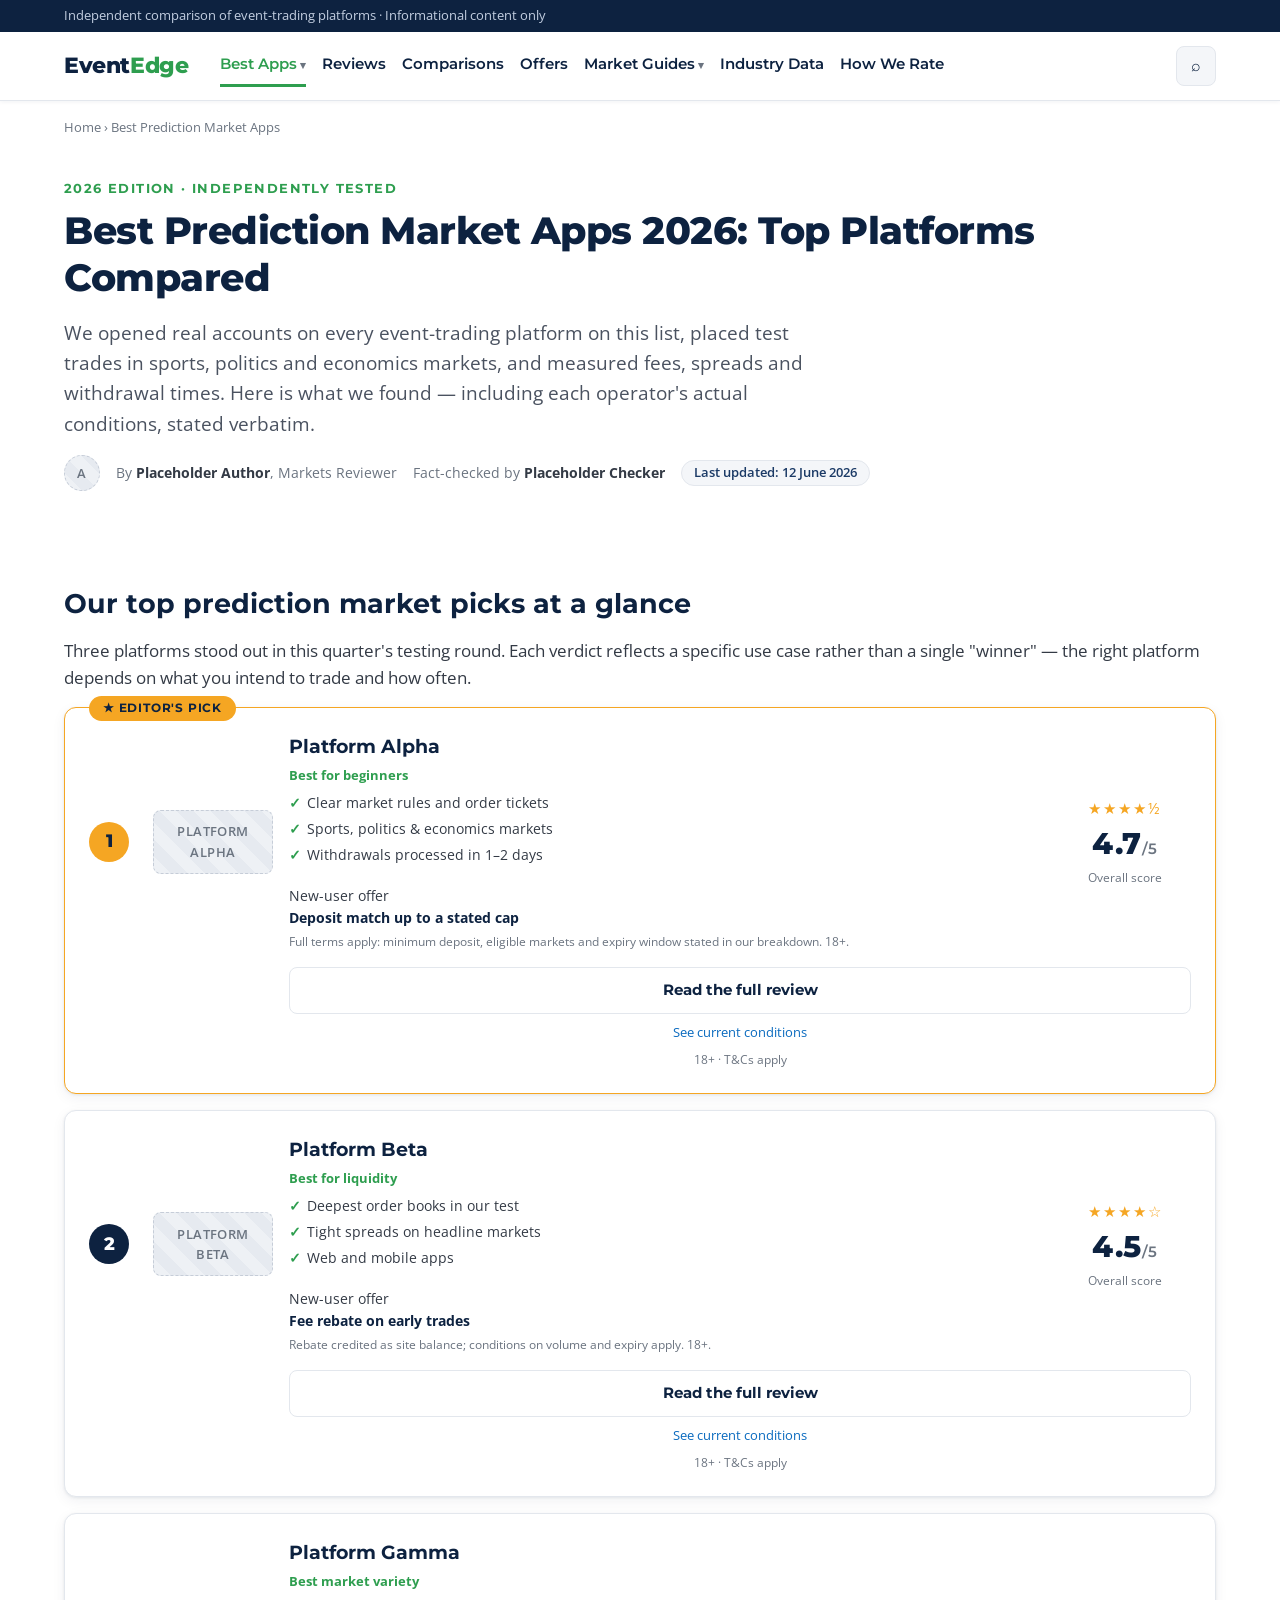
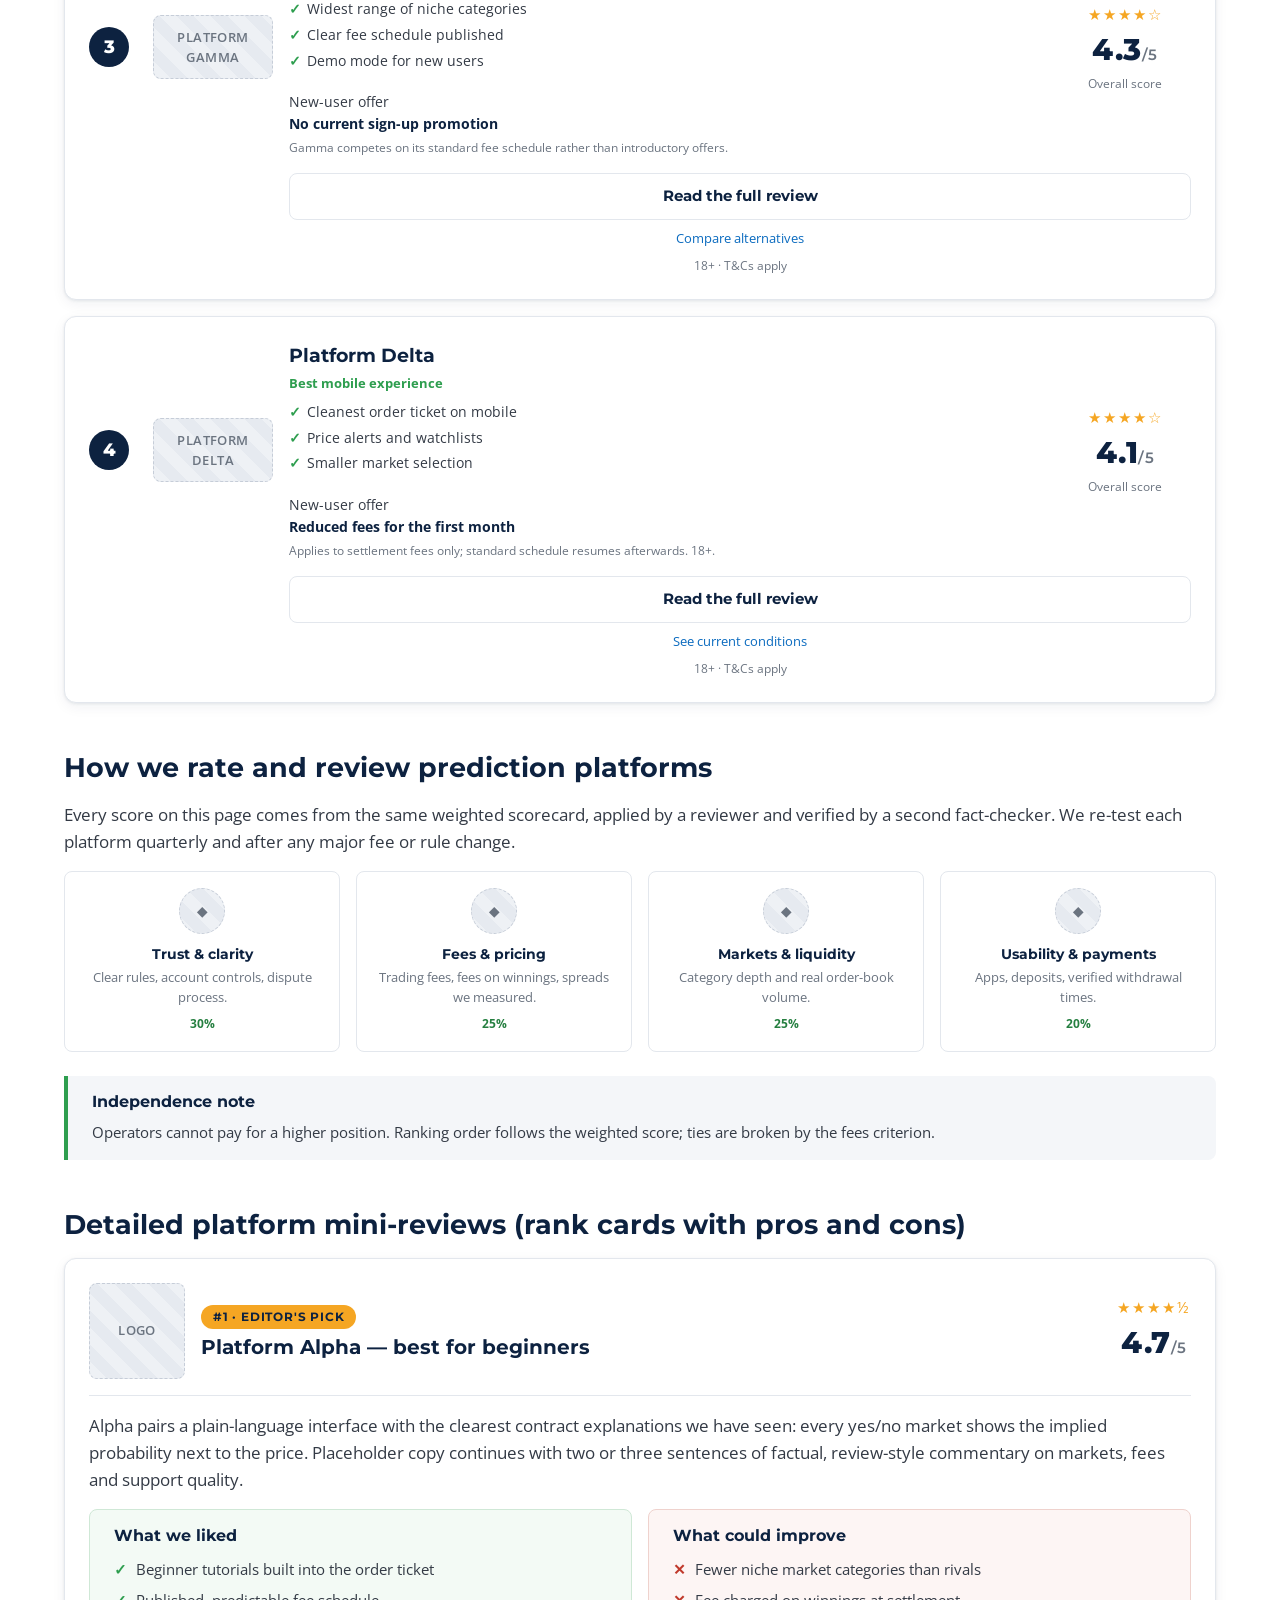
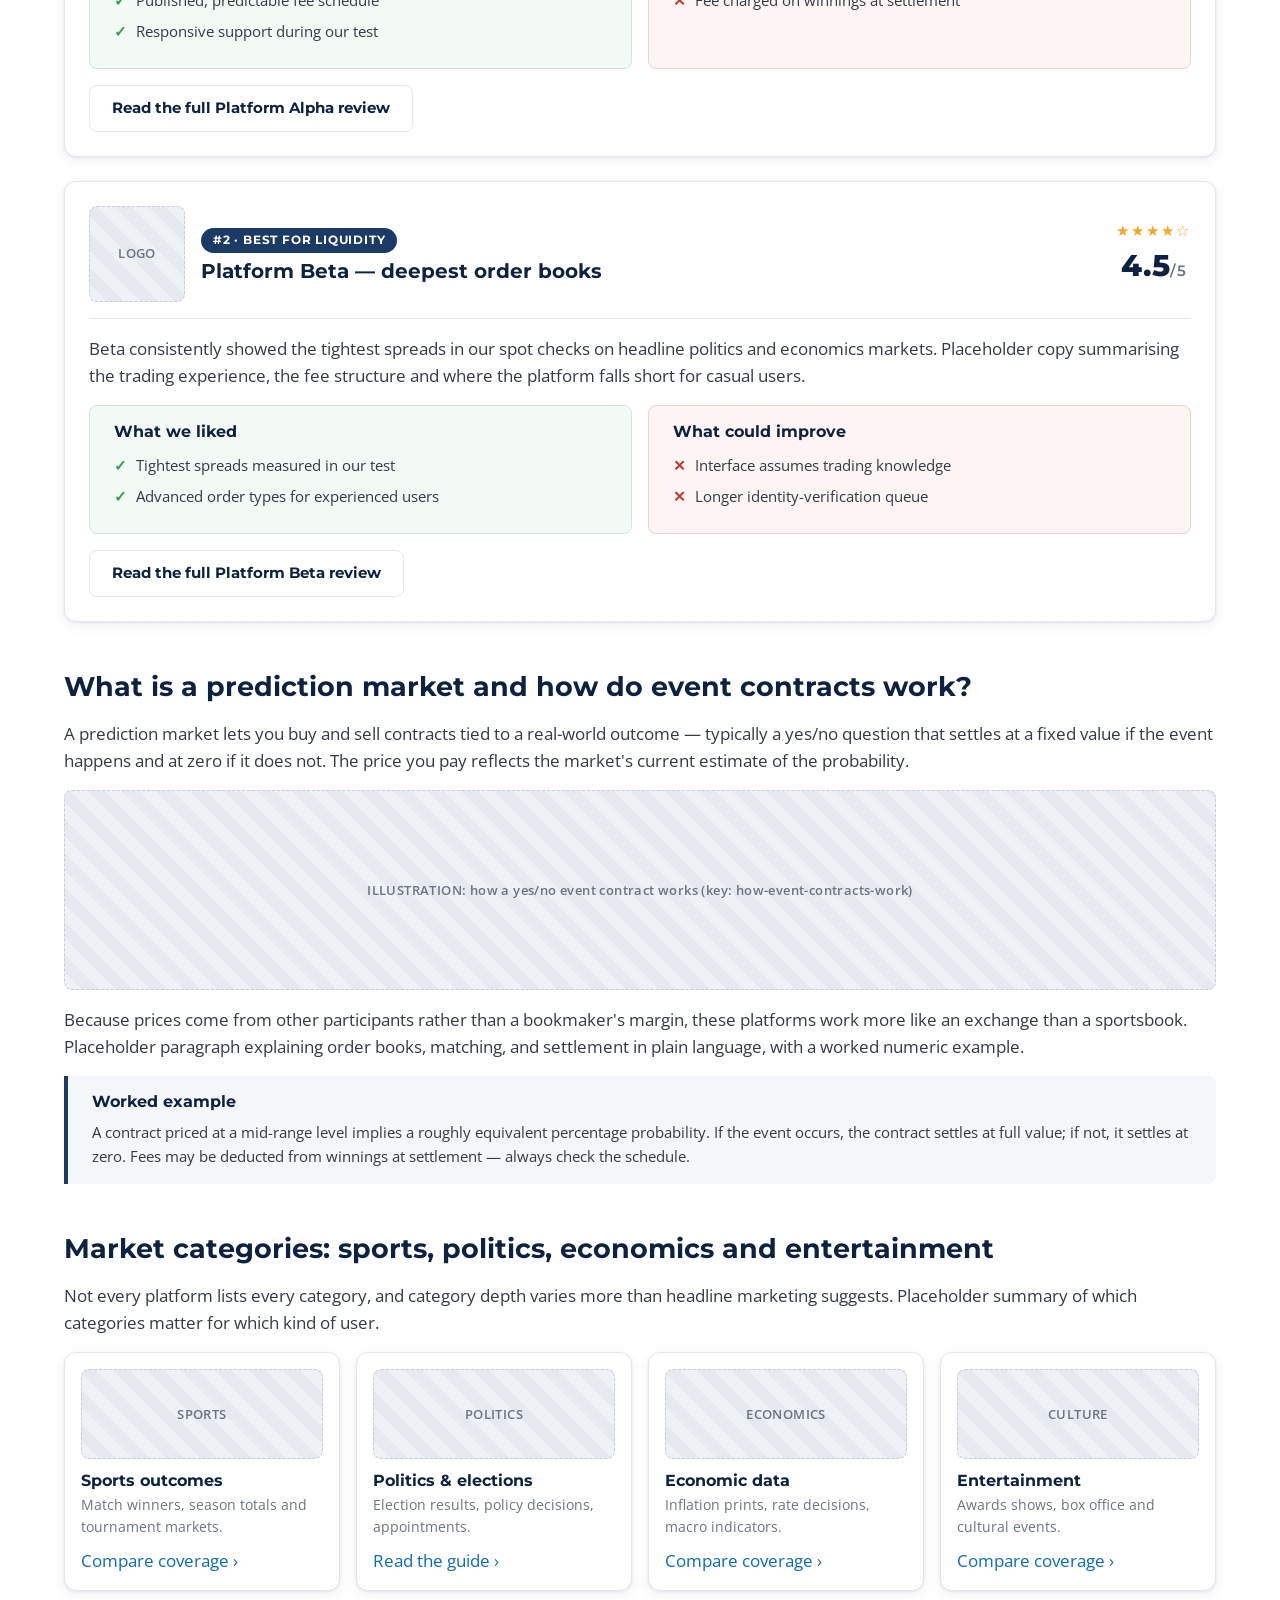
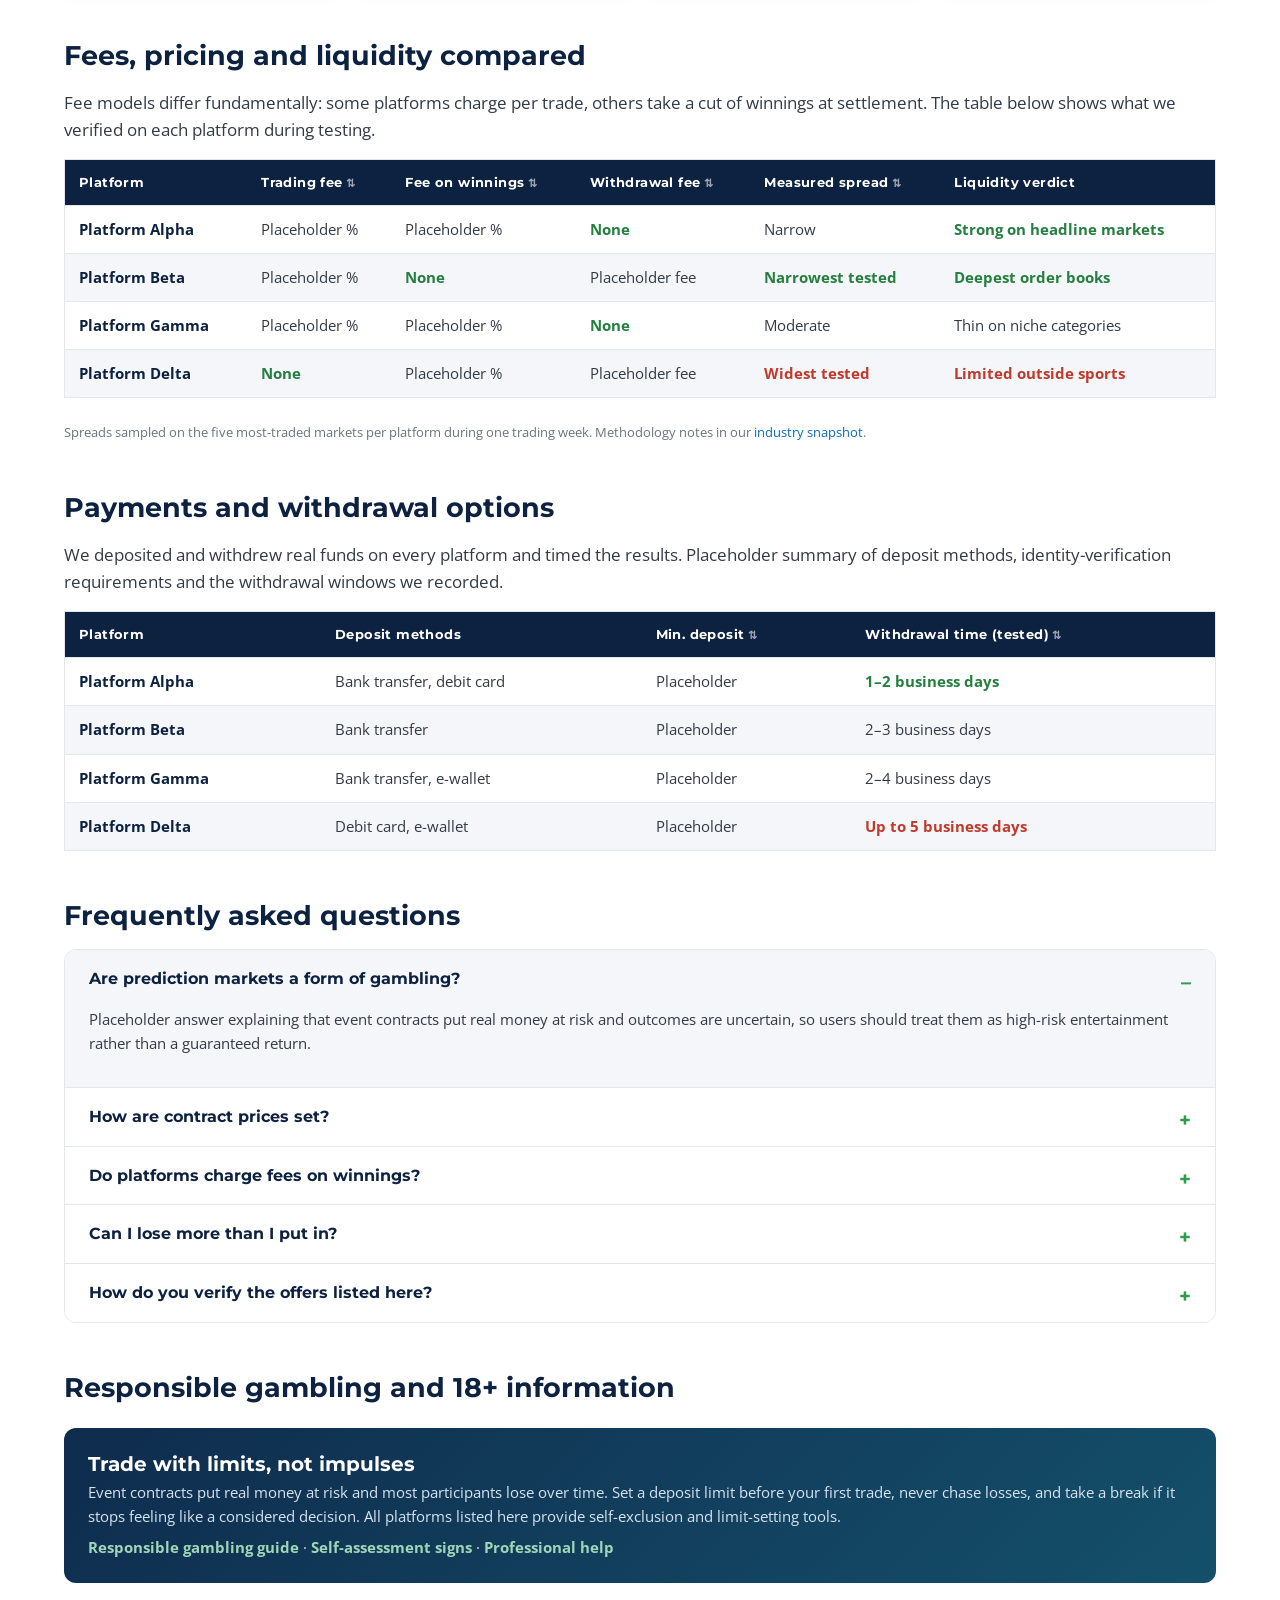
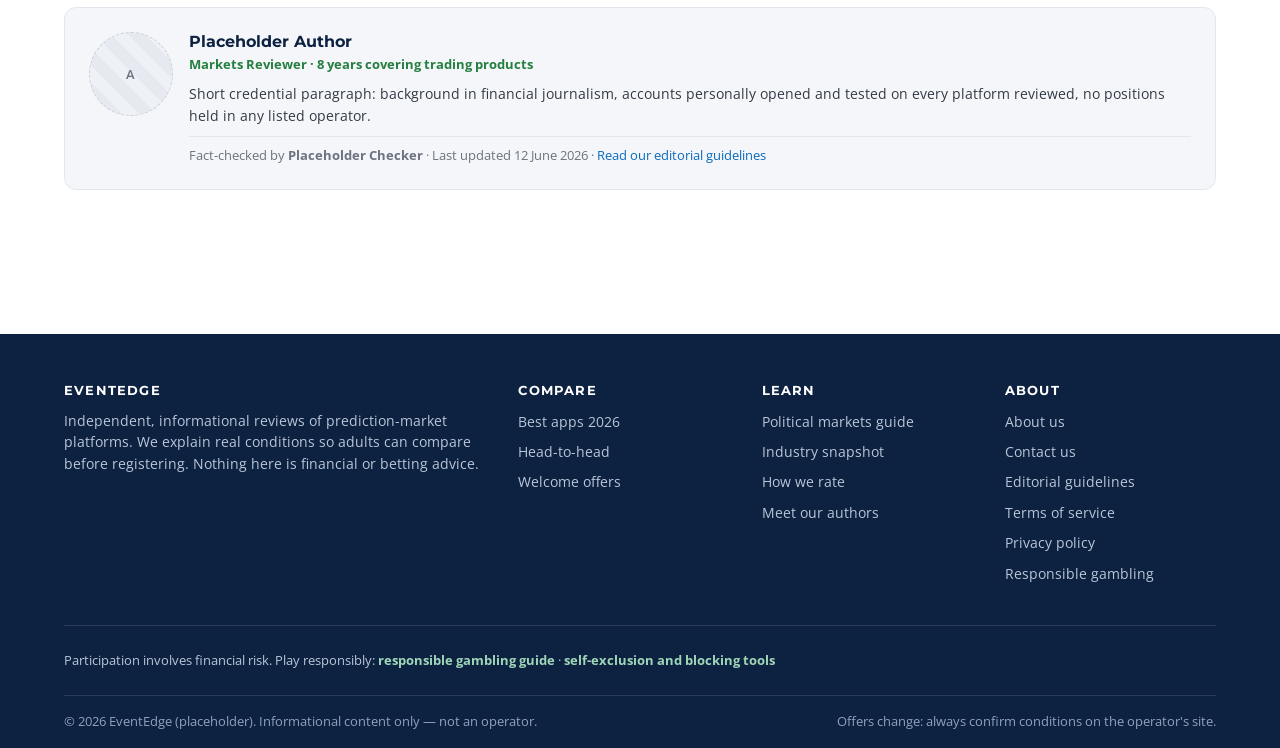
<file: index.html>
<!DOCTYPE html>
<html lang="en">
<head>
  <meta charset="utf-8">
  <meta name="viewport" content="width=device-width, initial-scale=1">
  <title>Best Prediction Market Apps 2026 — Top Platforms Compared</title>
  <link rel="stylesheet" href="./style.css">
</head>
<body>
<section class="page active" data-screen-label="Home / Ranked Comparison Hub">

  <div class="utility-bar">
    <div class="container">
      <span>Independent comparison of event-trading platforms · Informational content only</span>
    </div>
  </div>

  <header class="site-header">
    <div class="container">
      <a class="logo" href="./index.html">Event<span class="logo-accent">Edge</span></a>
      <nav class="main-nav">
        <a class="is-active has-drop" href="./index.html">Best Apps</a>
        <a href="./platform-review.html">Reviews</a>
        <a href="./head-to-head.html">Comparisons</a>
        <a href="./bonus-directory.html">Offers</a>
        <a class="has-drop" href="./politics-hub.html">Market Guides</a>
        <a href="./industry-snapshot.html">Industry Data</a>
        <a href="./how-we-rate.html">How We Rate</a>
      </nav>
      <button class="search-toggle" aria-label="Search">⌕</button>
    </div>
  </header>

  <div class="container">
    <nav class="breadcrumbs"><a href="./index.html">Home</a> › Best Prediction Market Apps</nav>

    <div class="hero">
      <div class="kicker">2026 Edition · Independently Tested</div>
      <h1>Best Prediction Market Apps 2026: Top Platforms Compared</h1>
      <p class="lede">We opened real accounts on every event-trading platform on this list, placed test trades in sports, politics and economics markets, and measured fees, spreads and withdrawal times. Here is what we found — including each operator's actual conditions, stated verbatim.</p>
      <div class="byline">
        <div class="ph avatar">A</div>
        <span>By <b>Placeholder Author</b>, Markets Reviewer</span>
        <span>Fact-checked by <b>Placeholder Checker</b></span>
        <span class="updated-stamp">Last updated: 12 June 2026</span>
      </div>
    </div>

    <div class="layout layout-full">
      <main>

        <h2 class="section-title" id="top-picks">Our top prediction market picks at a glance</h2>
        <p>Three platforms stood out in this quarter's testing round. Each verdict reflects a specific use case rather than a single "winner" — the right platform depends on what you intend to trade and how often.</p>

        <div class="rank-list">
          <article class="rank-card is-top">
            <span class="rank-ribbon">★ Editor's pick</span>
            <div class="rank-badge">1</div>
            <div class="ph ph--logo">PLATFORM<br>ALPHA</div>
            <div>
              <div class="rank-name">Platform Alpha</div>
              <div class="rank-tagline">Best for beginners</div>
              <ul class="key-facts">
                <li>Clear market rules and order tickets</li>
                <li>Sports, politics &amp; economics markets</li>
                <li>Withdrawals processed in 1–2 days</li>
              </ul>
            </div>
            <div class="offer-text">
              New-user offer<br><b>Deposit match up to a stated cap</b>
              <span class="offer-terms">Full terms apply: minimum deposit, eligible markets and expiry window stated in our breakdown. 18+.</span>
            </div>
            <div class="score-box">
              <div class="stars">★★★★½</div>
              <div class="score-value">4.7<span>/5</span></div>
              <div class="score-label">Overall score</div>
            </div>
            <div class="rank-cta">
              <a class="btn btn-soft" href="./platform-review.html">Read the full review</a>
              <a class="small-link" href="./bonus-directory.html">See current conditions</a>
              <span class="age-note">18+ · T&amp;Cs apply</span>
            </div>
          </article>

          <article class="rank-card">
            <div class="rank-badge">2</div>
            <div class="ph ph--logo">PLATFORM<br>BETA</div>
            <div>
              <div class="rank-name">Platform Beta</div>
              <div class="rank-tagline">Best for liquidity</div>
              <ul class="key-facts">
                <li>Deepest order books in our test</li>
                <li>Tight spreads on headline markets</li>
                <li>Web and mobile apps</li>
              </ul>
            </div>
            <div class="offer-text">
              New-user offer<br><b>Fee rebate on early trades</b>
              <span class="offer-terms">Rebate credited as site balance; conditions on volume and expiry apply. 18+.</span>
            </div>
            <div class="score-box">
              <div class="stars">★★★★☆</div>
              <div class="score-value">4.5<span>/5</span></div>
              <div class="score-label">Overall score</div>
            </div>
            <div class="rank-cta">
              <a class="btn btn-soft" href="./platform-review.html">Read the full review</a>
              <a class="small-link" href="./bonus-directory.html">See current conditions</a>
              <span class="age-note">18+ · T&amp;Cs apply</span>
            </div>
          </article>

          <article class="rank-card">
            <div class="rank-badge">3</div>
            <div class="ph ph--logo">PLATFORM<br>GAMMA</div>
            <div>
              <div class="rank-name">Platform Gamma</div>
              <div class="rank-tagline">Best market variety</div>
              <ul class="key-facts">
                <li>Widest range of niche categories</li>
                <li>Clear fee schedule published</li>
                <li>Demo mode for new users</li>
              </ul>
            </div>
            <div class="offer-text">
              New-user offer<br><b>No current sign-up promotion</b>
              <span class="offer-terms">Gamma competes on its standard fee schedule rather than introductory offers.</span>
            </div>
            <div class="score-box">
              <div class="stars">★★★★☆</div>
              <div class="score-value">4.3<span>/5</span></div>
              <div class="score-label">Overall score</div>
            </div>
            <div class="rank-cta">
              <a class="btn btn-soft" href="./platform-review.html">Read the full review</a>
              <a class="small-link" href="./head-to-head.html">Compare alternatives</a>
              <span class="age-note">18+ · T&amp;Cs apply</span>
            </div>
          </article>

          <article class="rank-card">
            <div class="rank-badge">4</div>
            <div class="ph ph--logo">PLATFORM<br>DELTA</div>
            <div>
              <div class="rank-name">Platform Delta</div>
              <div class="rank-tagline">Best mobile experience</div>
              <ul class="key-facts">
                <li>Cleanest order ticket on mobile</li>
                <li>Price alerts and watchlists</li>
                <li>Smaller market selection</li>
              </ul>
            </div>
            <div class="offer-text">
              New-user offer<br><b>Reduced fees for the first month</b>
              <span class="offer-terms">Applies to settlement fees only; standard schedule resumes afterwards. 18+.</span>
            </div>
            <div class="score-box">
              <div class="stars">★★★★☆</div>
              <div class="score-value">4.1<span>/5</span></div>
              <div class="score-label">Overall score</div>
            </div>
            <div class="rank-cta">
              <a class="btn btn-soft" href="./platform-review.html">Read the full review</a>
              <a class="small-link" href="./bonus-directory.html">See current conditions</a>
              <span class="age-note">18+ · T&amp;Cs apply</span>
            </div>
          </article>
        </div>

        <h2 class="section-title" id="how-we-rate">How we rate and review prediction platforms</h2>
        <p>Every score on this page comes from the same weighted scorecard, applied by a reviewer and verified by a second fact-checker. We re-test each platform quarterly and after any major fee or rule change.</p>
        <div class="method-grid">
          <div class="method-item">
            <div class="ph method-icon">◆</div>
            <h4>Trust &amp; clarity</h4>
            <p>Clear rules, account controls, dispute process.</p>
            <span class="method-weight">30%</span>
          </div>
          <div class="method-item">
            <div class="ph method-icon">◆</div>
            <h4>Fees &amp; pricing</h4>
            <p>Trading fees, fees on winnings, spreads we measured.</p>
            <span class="method-weight">25%</span>
          </div>
          <div class="method-item">
            <div class="ph method-icon">◆</div>
            <h4>Markets &amp; liquidity</h4>
            <p>Category depth and real order-book volume.</p>
            <span class="method-weight">25%</span>
          </div>
          <div class="method-item">
            <div class="ph method-icon">◆</div>
            <h4>Usability &amp; payments</h4>
            <p>Apps, deposits, verified withdrawal times.</p>
            <span class="method-weight">20%</span>
          </div>
        </div>
        <div class="callout callout-green">
          <h4>Independence note</h4>
          <p style="margin:0">Operators cannot pay for a higher position. Ranking order follows the weighted score; ties are broken by the fees criterion.</p>
        </div>

        <h2 class="section-title" id="mini-reviews">Detailed platform mini-reviews (rank cards with pros and cons)</h2>

        <article class="mini-review">
          <div class="mini-review-head">
            <div class="ph ph--square">LOGO</div>
            <div class="grow">
              <span class="badge badge-gold">#1 · Editor's pick</span>
              <h3 style="margin:6px 0 0">Platform Alpha — best for beginners</h3>
            </div>
            <div class="score-box">
              <div class="stars">★★★★½</div>
              <div class="score-value">4.7<span>/5</span></div>
            </div>
          </div>
          <p>Alpha pairs a plain-language interface with the clearest contract explanations we have seen: every yes/no market shows the implied probability next to the price. Placeholder copy continues with two or three sentences of factual, review-style commentary on markets, fees and support quality.</p>
          <div class="pros-cons">
            <div class="pros">
              <h4>What we liked</h4>
              <ul>
                <li>Beginner tutorials built into the order ticket</li>
                <li>Published, predictable fee schedule</li>
                <li>Responsive support during our test</li>
              </ul>
            </div>
            <div class="cons">
              <h4>What could improve</h4>
              <ul>
                <li>Fewer niche market categories than rivals</li>
                <li>Fee charged on winnings at settlement</li>
              </ul>
            </div>
          </div>
          <a class="btn btn-soft" href="./platform-review.html">Read the full Platform Alpha review</a>
        </article>

        <article class="mini-review">
          <div class="mini-review-head">
            <div class="ph ph--square">LOGO</div>
            <div class="grow">
              <span class="badge badge-navy">#2 · Best for liquidity</span>
              <h3 style="margin:6px 0 0">Platform Beta — deepest order books</h3>
            </div>
            <div class="score-box">
              <div class="stars">★★★★☆</div>
              <div class="score-value">4.5<span>/5</span></div>
            </div>
          </div>
          <p>Beta consistently showed the tightest spreads in our spot checks on headline politics and economics markets. Placeholder copy summarising the trading experience, the fee structure and where the platform falls short for casual users.</p>
          <div class="pros-cons">
            <div class="pros">
              <h4>What we liked</h4>
              <ul>
                <li>Tightest spreads measured in our test</li>
                <li>Advanced order types for experienced users</li>
              </ul>
            </div>
            <div class="cons">
              <h4>What could improve</h4>
              <ul>
                <li>Interface assumes trading knowledge</li>
                <li>Longer identity-verification queue</li>
              </ul>
            </div>
          </div>
          <a class="btn btn-soft" href="./platform-review.html">Read the full Platform Beta review</a>
        </article>

        <h2 class="section-title" id="what-is">What is a prediction market and how do event contracts work?</h2>
        <p>A prediction market lets you buy and sell contracts tied to a real-world outcome — typically a yes/no question that settles at a fixed value if the event happens and at zero if it does not. The price you pay reflects the market's current estimate of the probability.</p>
        <div class="ph ph--wide">ILLUSTRATION: how a yes/no event contract works (key: how-event-contracts-work)</div>
        <p style="margin-top:16px">Because prices come from other participants rather than a bookmaker's margin, these platforms work more like an exchange than a sportsbook. Placeholder paragraph explaining order books, matching, and settlement in plain language, with a worked numeric example.</p>
        <div class="callout">
          <h4>Worked example</h4>
          <p style="margin:0">A contract priced at a mid-range level implies a roughly equivalent percentage probability. If the event occurs, the contract settles at full value; if not, it settles at zero. Fees may be deducted from winnings at settlement — always check the schedule.</p>
        </div>

        <h2 class="section-title" id="categories">Market categories: sports, politics, economics and entertainment</h2>
        <p>Not every platform lists every category, and category depth varies more than headline marketing suggests. Placeholder summary of which categories matter for which kind of user.</p>
        <div class="card-grid">
          <div class="cat-card">
            <div class="ph">SPORTS</div>
            <h3>Sports outcomes</h3>
            <p>Match winners, season totals and tournament markets.</p>
            <a href="./head-to-head.html">Compare coverage ›</a>
          </div>
          <div class="cat-card">
            <div class="ph">POLITICS</div>
            <h3>Politics &amp; elections</h3>
            <p>Election results, policy decisions, appointments.</p>
            <a href="./politics-hub.html">Read the guide ›</a>
          </div>
          <div class="cat-card">
            <div class="ph">ECONOMICS</div>
            <h3>Economic data</h3>
            <p>Inflation prints, rate decisions, macro indicators.</p>
            <a href="./head-to-head.html">Compare coverage ›</a>
          </div>
          <div class="cat-card">
            <div class="ph">CULTURE</div>
            <h3>Entertainment</h3>
            <p>Awards shows, box office and cultural events.</p>
            <a href="./head-to-head.html">Compare coverage ›</a>
          </div>
        </div>

        <h2 class="section-title" id="fees">Fees, pricing and liquidity compared</h2>
        <p>Fee models differ fundamentally: some platforms charge per trade, others take a cut of winnings at settlement. The table below shows what we verified on each platform during testing.</p>
        <div class="table-scroll">
          <table class="compare">
            <thead>
              <tr>
                <th>Platform</th>
                <th class="sortable">Trading fee</th>
                <th class="sortable">Fee on winnings</th>
                <th class="sortable">Withdrawal fee</th>
                <th class="sortable">Measured spread</th>
                <th>Liquidity verdict</th>
              </tr>
            </thead>
            <tbody>
              <tr>
                <td>Platform Alpha</td>
                <td>Placeholder %</td>
                <td>Placeholder %</td>
                <td class="cell-good">None</td>
                <td>Narrow</td>
                <td class="cell-good">Strong on headline markets</td>
              </tr>
              <tr>
                <td>Platform Beta</td>
                <td>Placeholder %</td>
                <td class="cell-good">None</td>
                <td>Placeholder fee</td>
                <td class="cell-good">Narrowest tested</td>
                <td class="cell-good">Deepest order books</td>
              </tr>
              <tr>
                <td>Platform Gamma</td>
                <td>Placeholder %</td>
                <td>Placeholder %</td>
                <td class="cell-good">None</td>
                <td>Moderate</td>
                <td>Thin on niche categories</td>
              </tr>
              <tr>
                <td>Platform Delta</td>
                <td class="cell-good">None</td>
                <td>Placeholder %</td>
                <td>Placeholder fee</td>
                <td class="cell-bad">Widest tested</td>
                <td class="cell-bad">Limited outside sports</td>
              </tr>
            </tbody>
          </table>
        </div>
        <p class="small">Spreads sampled on the five most-traded markets per platform during one trading week. Methodology notes in our <a href="./industry-snapshot.html">industry snapshot</a>.</p>

        <h2 class="section-title" id="payments">Payments and withdrawal options</h2>
        <p>We deposited and withdrew real funds on every platform and timed the results. Placeholder summary of deposit methods, identity-verification requirements and the withdrawal windows we recorded.</p>
        <div class="table-scroll">
          <table class="compare">
            <thead>
              <tr>
                <th>Platform</th>
                <th>Deposit methods</th>
                <th class="sortable">Min. deposit</th>
                <th class="sortable">Withdrawal time (tested)</th>
              </tr>
            </thead>
            <tbody>
              <tr><td>Platform Alpha</td><td>Bank transfer, debit card</td><td>Placeholder</td><td class="cell-good">1–2 business days</td></tr>
              <tr><td>Platform Beta</td><td>Bank transfer</td><td>Placeholder</td><td>2–3 business days</td></tr>
              <tr><td>Platform Gamma</td><td>Bank transfer, e-wallet</td><td>Placeholder</td><td>2–4 business days</td></tr>
              <tr><td>Platform Delta</td><td>Debit card, e-wallet</td><td>Placeholder</td><td class="cell-bad">Up to 5 business days</td></tr>
            </tbody>
          </table>
        </div>

        <h2 class="section-title" id="faq">Frequently asked questions</h2>
        <div class="faq">
          <details open>
            <summary>Are prediction markets a form of gambling?</summary>
            <div class="faq-a"><p>Placeholder answer explaining that event contracts put real money at risk and outcomes are uncertain, so users should treat them as high-risk entertainment rather than a guaranteed return.</p></div>
          </details>
          <details>
            <summary>How are contract prices set?</summary>
            <div class="faq-a"><p>Placeholder answer: prices come from supply and demand among participants on an order book, so they move as new information arrives.</p></div>
          </details>
          <details>
            <summary>Do platforms charge fees on winnings?</summary>
            <div class="faq-a"><p>Placeholder answer: some do, at settlement; some charge per trade instead. Our fee table above shows the model each platform uses and a link to its published schedule.</p></div>
          </details>
          <details>
            <summary>Can I lose more than I put in?</summary>
            <div class="faq-a"><p>Placeholder answer: on the platforms reviewed here, the maximum loss on a contract is the amount paid for it, but total losses across many positions add up — set deposit limits.</p></div>
          </details>
          <details>
            <summary>How do you verify the offers listed here?</summary>
            <div class="faq-a"><p>Placeholder answer pointing to the offer-verification process described in our <a href="./bonus-directory.html">welcome-offer directory</a>.</p></div>
          </details>
        </div>

        <h2 class="section-title" id="responsible-gambling">Responsible gambling and 18+ information</h2>
        <div class="rg-band">
          <div>
            <h3>Trade with limits, not impulses</h3>
            <p style="margin:0 0 8px">Event contracts put real money at risk and most participants lose over time. Set a deposit limit before your first trade, never chase losses, and take a break if it stops feeling like a considered decision. All platforms listed here provide self-exclusion and limit-setting tools.</p>
            <p style="margin:0"><a href="./responsible-gambling.html">Responsible gambling guide</a> · <a href="./responsible-gambling.html#signs">Self-assessment signs</a> · <a href="./responsible-gambling.html#help">Professional help</a></p>
          </div>
        </div>
        <div class="author-box">
          <div class="ph avatar">A</div>
          <div>
            <h4>Placeholder Author</h4>
            <div class="author-role">Markets Reviewer · 8 years covering trading products</div>
            <p>Short credential paragraph: background in financial journalism, accounts personally opened and tested on every platform reviewed, no positions held in any listed operator.</p>
            <div class="fact-check-line">Fact-checked by <b>Placeholder Checker</b> · Last updated 12 June 2026 · <a href="./editorial-guidelines.html">Read our editorial guidelines</a></div>
          </div>
        </div>

      </main>
    </div>
  </div>

  <footer class="site-footer">
    <div class="container">
      <div class="footer-cols">
        <div>
          <h4>EventEdge</h4>
          <p style="font-size:13.5px">Independent, informational reviews of prediction-market platforms. We explain real conditions so adults can compare before registering. Nothing here is financial or betting advice.</p>
        </div>
        <div>
          <h4>Compare</h4>
          <ul>
            <li><a href="./index.html">Best apps 2026</a></li>
            <li><a href="./head-to-head.html">Head-to-head</a></li>
            <li><a href="./bonus-directory.html">Welcome offers</a></li>
          </ul>
        </div>
        <div>
          <h4>Learn</h4>
          <ul>
            <li><a href="./politics-hub.html">Political markets guide</a></li>
            <li><a href="./industry-snapshot.html">Industry snapshot</a></li>
            <li><a href="./how-we-rate.html">How we rate</a></li>
            <li><a href="./authors/author-profile.html">Meet our authors</a></li>
          </ul>
        </div>
        <div>
          <h4>About</h4>
          <ul>
            <li><a href="./about.html">About us</a></li>
            <li><a href="./contact.html">Contact us</a></li>
            <li><a href="./editorial-guidelines.html">Editorial guidelines</a></li>
            <li><a href="./terms-of-service.html">Terms of service</a></li>
            <li><a href="./privacy-policy.html">Privacy policy</a></li>
            <li><a href="./responsible-gambling.html">Responsible gambling</a></li>
          </ul>
        </div>
      </div>
      <div class="footer-rg">
        <span>Participation involves financial risk. Play responsibly: <a href="./responsible-gambling.html">responsible gambling guide</a> · <a href="./responsible-gambling.html#self-exclusion">self-exclusion and blocking tools</a></span>
      </div>
      <div class="footer-bottom">
        <span>© 2026 EventEdge (placeholder). Informational content only — not an operator.</span>
        <span>Offers change: always confirm conditions on the operator's site.</span>
      </div>
    </div>
  </footer>

</section>
</body>
</html>
</file>
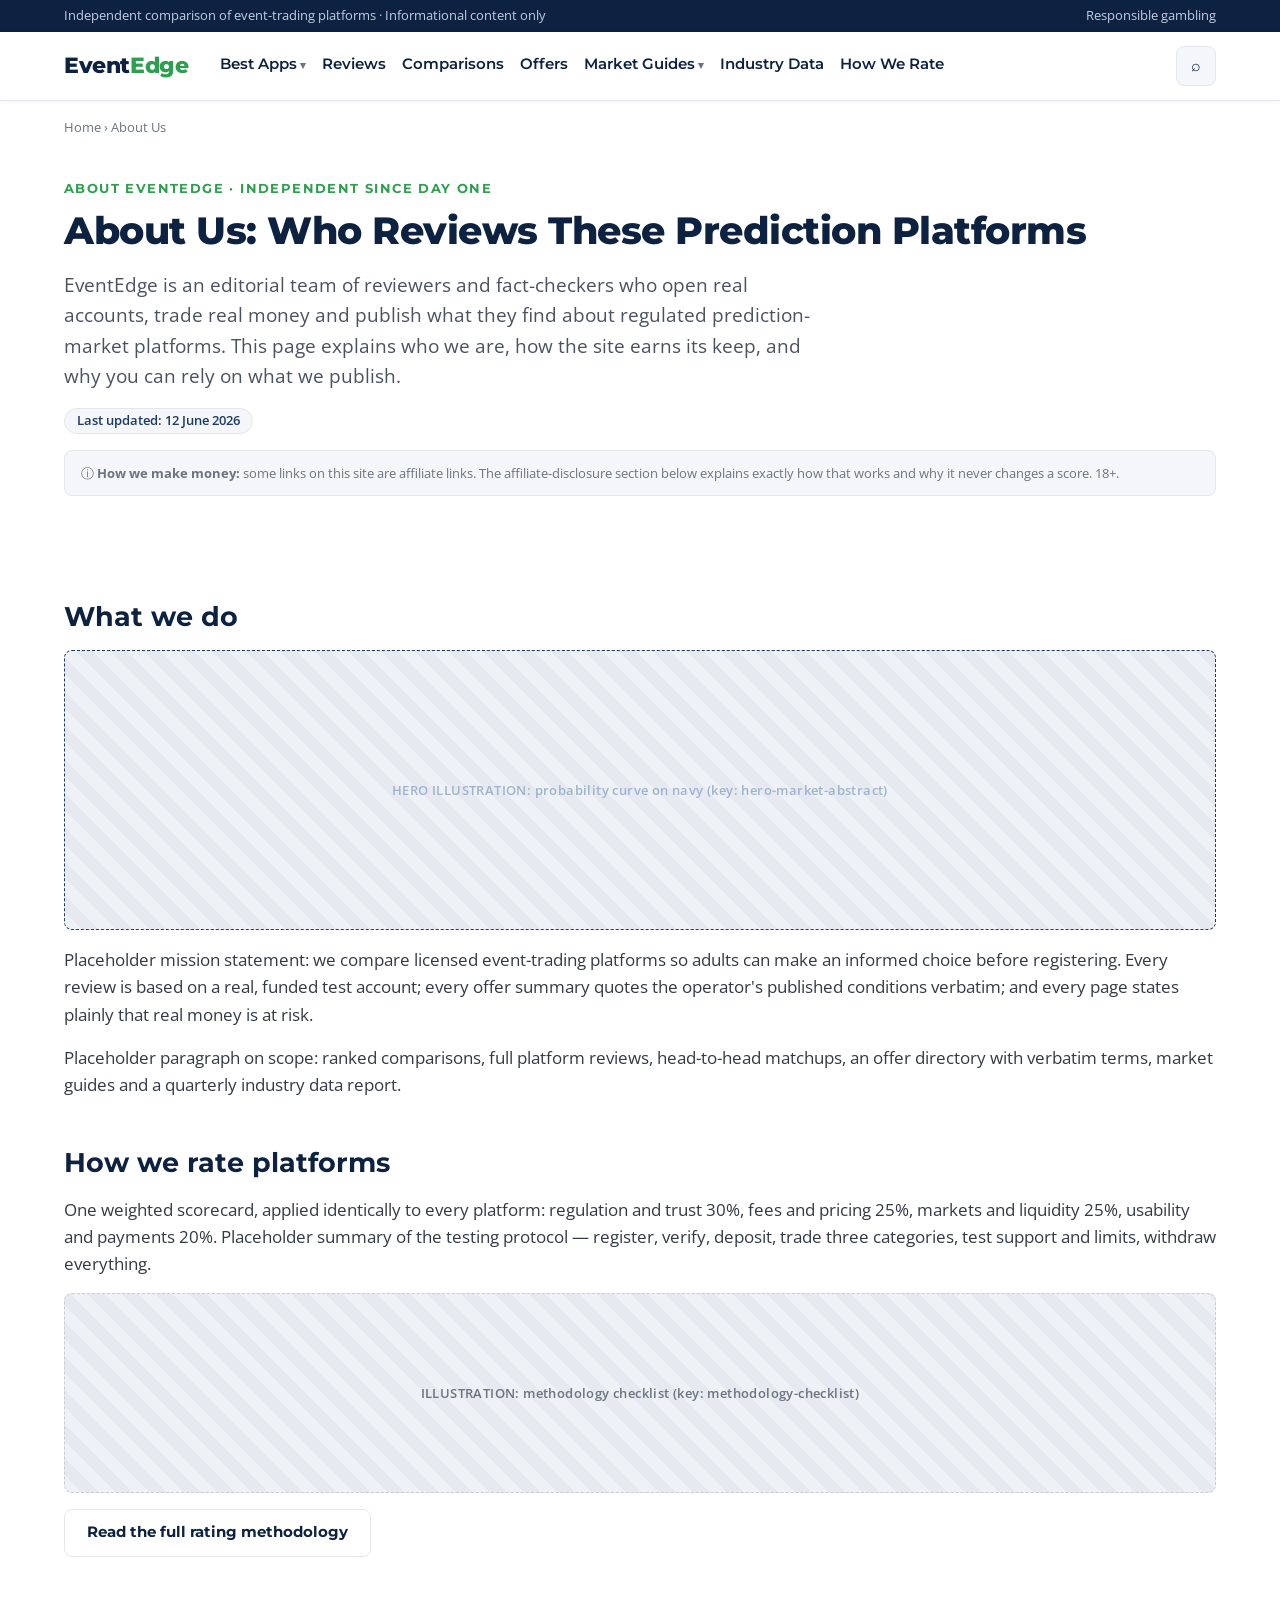
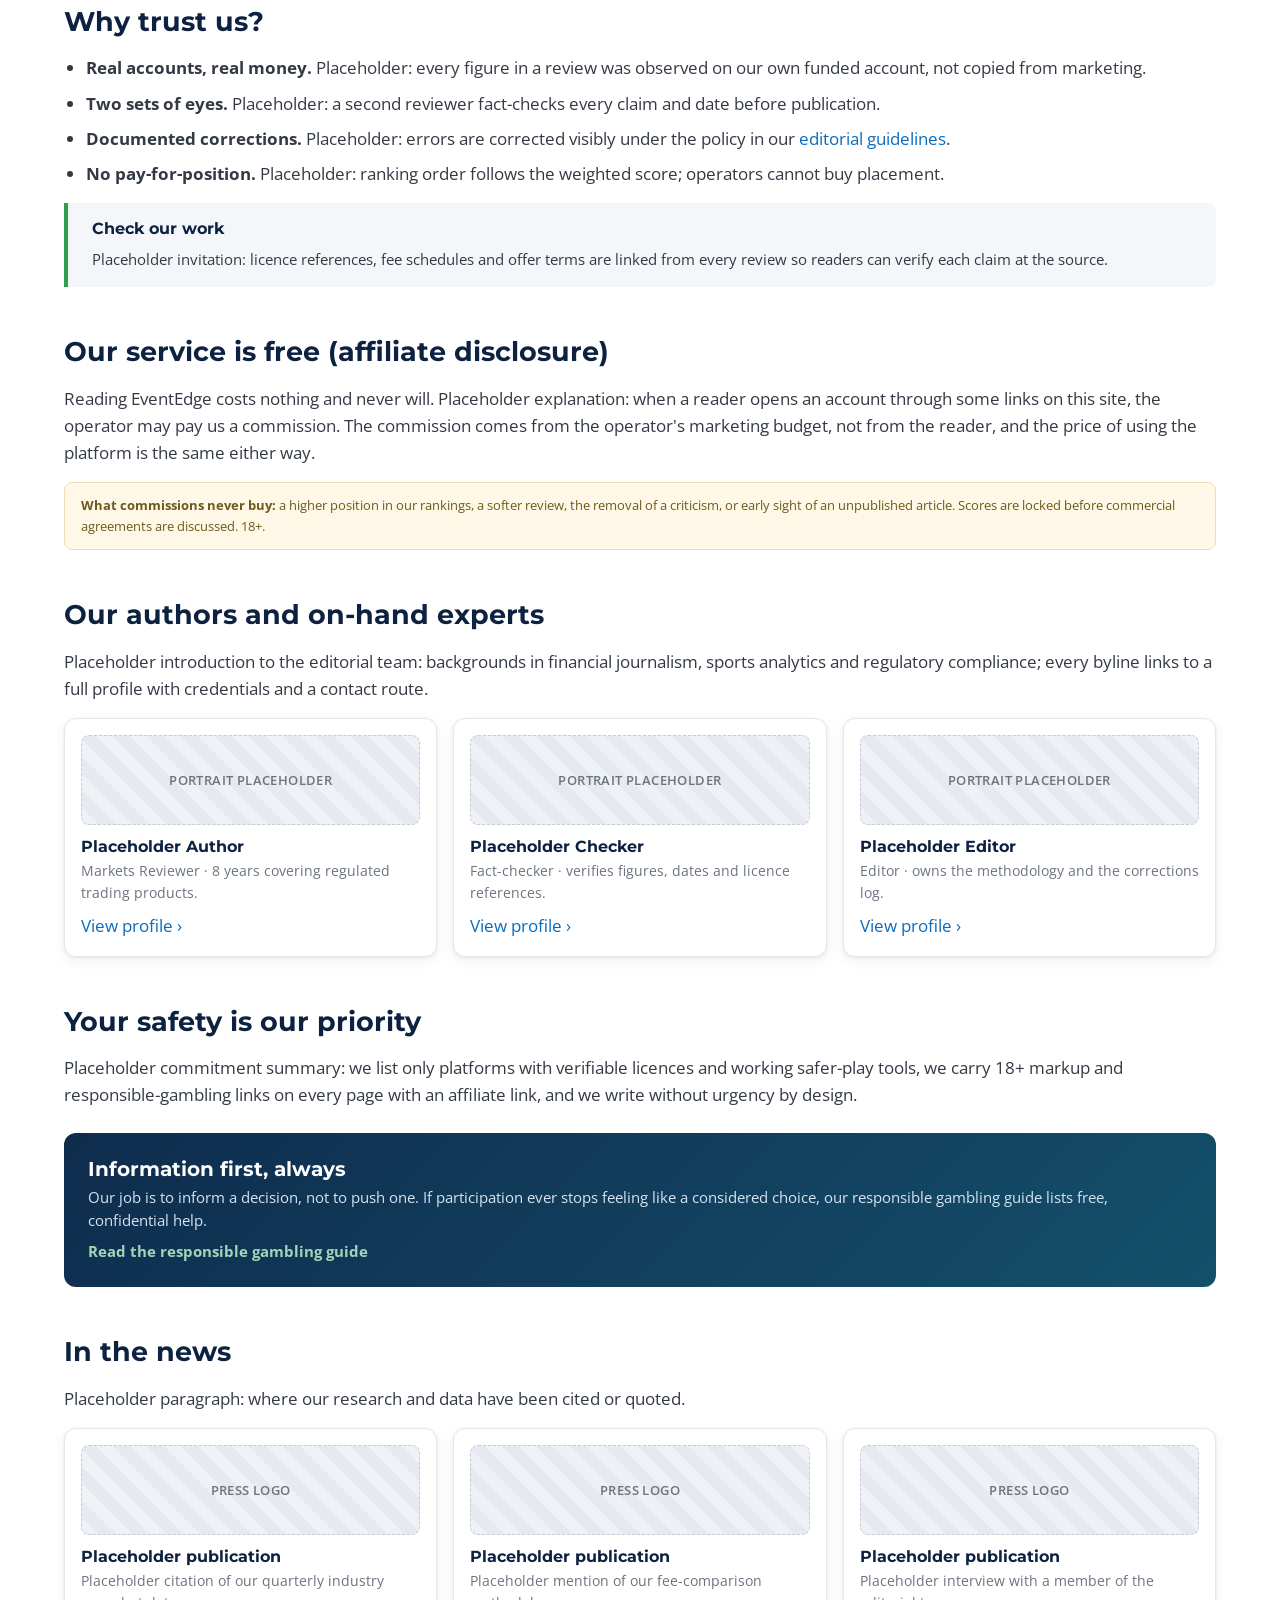
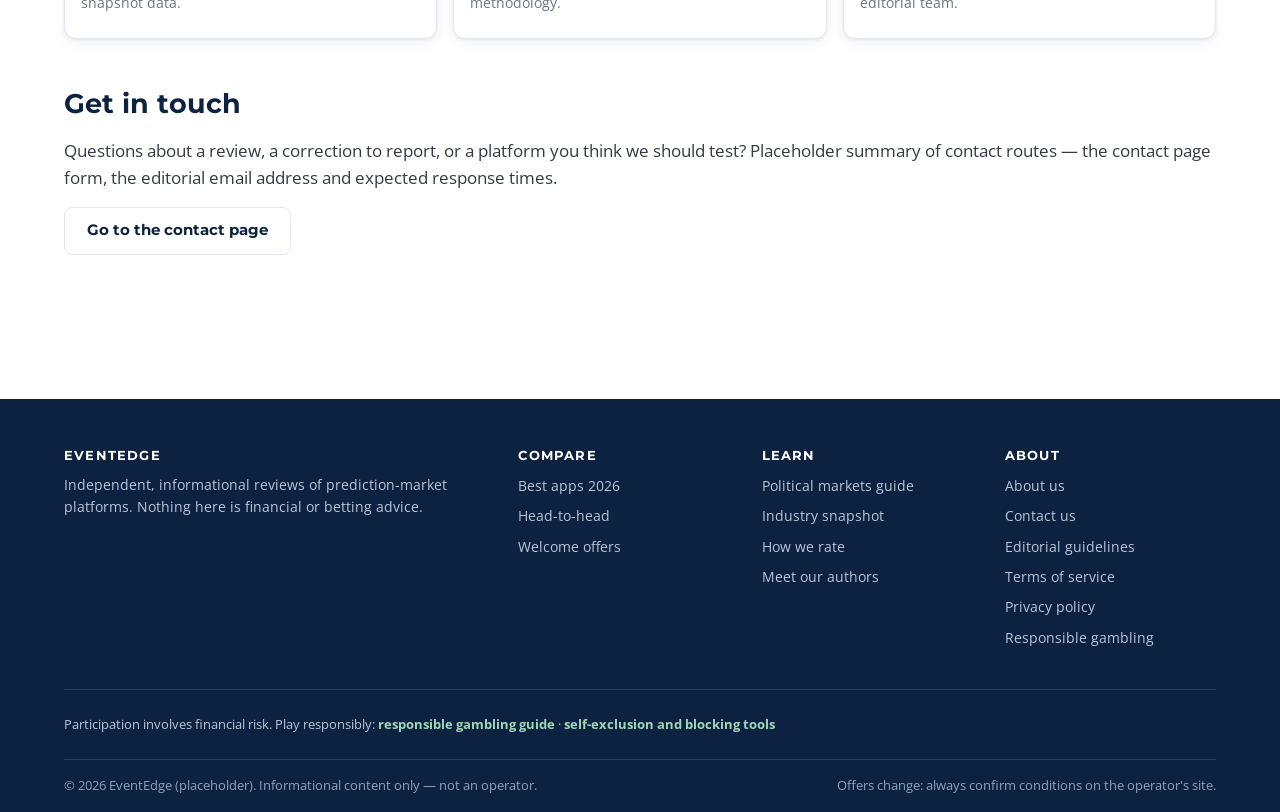
<file: about.html>
<!DOCTYPE html>
<html lang="en">
<head>
  <meta charset="utf-8">
  <meta name="viewport" content="width=device-width, initial-scale=1">
  <title>About Us — Who Reviews These Prediction Platforms</title>
  <link rel="stylesheet" href="./style.css">
</head>
<body>
<section class="page active" data-screen-label="About Us">

  <div class="utility-bar">
    <div class="container">
      <span>Independent comparison of event-trading platforms · Informational content only</span>
      <span><a href="./responsible-gambling.html">Responsible gambling</a></span>
    </div>
  </div>

  <header class="site-header">
    <div class="container">
      <a class="logo" href="./index.html">Event<span class="logo-accent">Edge</span></a>
      <nav class="main-nav">
        <a class="has-drop" href="./index.html">Best Apps</a>
        <a href="./platform-review.html">Reviews</a>
        <a href="./head-to-head.html">Comparisons</a>
        <a href="./bonus-directory.html">Offers</a>
        <a class="has-drop" href="./politics-hub.html">Market Guides</a>
        <a href="./industry-snapshot.html">Industry Data</a>
        <a href="./how-we-rate.html">How We Rate</a>
        <a class="is-active" href="./about.html">About</a>
        <a href="./contact.html">Contact</a>
        <a href="./responsible-gambling.html">Responsible Gambling</a>
        <a href="./editorial-guidelines.html">Editorial Guidelines</a>
        <a href="./terms-of-service.html">Terms</a>
        <a href="./privacy-policy.html">Privacy</a>
      </nav>
      <button class="search-toggle" aria-label="Search">⌕</button>
    </div>
  </header>

  <div class="container">
    <nav class="breadcrumbs"><a href="./index.html">Home</a> › About Us</nav>

    <div class="hero">
      <div class="kicker">About EventEdge · Independent Since Day One</div>
      <h1>About Us: Who Reviews These Prediction Platforms</h1>
      <p class="lede">EventEdge is an editorial team of reviewers and fact-checkers who open real accounts, trade real money and publish what they find about regulated prediction-market platforms. This page explains who we are, how the site earns its keep, and why you can rely on what we publish.</p>
      <div class="byline">
        <span class="updated-stamp">Last updated: 12 June 2026</span>
      </div>
      <div class="disclosure-strip">ⓘ <b>How we make money:</b> some links on this site are affiliate links. The affiliate-disclosure section below explains exactly how that works and why it never changes a score. 18+.</div>
    </div>

    <div class="layout">
      <main>

        <h2 class="section-title" id="what-we-do">What we do</h2>
        <div class="ph ph--hero" style="margin-bottom:16px">HERO ILLUSTRATION: probability curve on navy (key: hero-market-abstract)</div>
        <p>Placeholder mission statement: we compare licensed event-trading platforms so adults can make an informed choice before registering. Every review is based on a real, funded test account; every offer summary quotes the operator's published conditions verbatim; and every page states plainly that real money is at risk.</p>
        <p>Placeholder paragraph on scope: ranked comparisons, full platform reviews, head-to-head matchups, an offer directory with verbatim terms, market guides and a quarterly industry data report.</p>

        <h2 class="section-title" id="how-we-rate">How we rate platforms</h2>
        <p>One weighted scorecard, applied identically to every platform: regulation and trust 30%, fees and pricing 25%, markets and liquidity 25%, usability and payments 20%. Placeholder summary of the testing protocol — register, verify, deposit, trade three categories, test support and limits, withdraw everything.</p>
        <div class="ph ph--wide">ILLUSTRATION: methodology checklist (key: methodology-checklist)</div>
        <p style="margin-top:16px"><a class="btn btn-soft" href="./how-we-rate.html">Read the full rating methodology</a></p>

        <h2 class="section-title" id="why-trust-us">Why trust us?</h2>
        <ul>
          <li><b>Real accounts, real money.</b> Placeholder: every figure in a review was observed on our own funded account, not copied from marketing.</li>
          <li><b>Two sets of eyes.</b> Placeholder: a second reviewer fact-checks every claim and date before publication.</li>
          <li><b>Documented corrections.</b> Placeholder: errors are corrected visibly under the policy in our <a href="./editorial-guidelines.html">editorial guidelines</a>.</li>
          <li><b>No pay-for-position.</b> Placeholder: ranking order follows the weighted score; operators cannot buy placement.</li>
        </ul>
        <div class="callout callout-green">
          <h4>Check our work</h4>
          <p style="margin:0">Placeholder invitation: licence references, fee schedules and offer terms are linked from every review so readers can verify each claim at the source.</p>
        </div>

        <h2 class="section-title" id="free-service">Our service is free (affiliate disclosure)</h2>
        <p>Reading EventEdge costs nothing and never will. Placeholder explanation: when a reader opens an account through some links on this site, the operator may pay us a commission. The commission comes from the operator's marketing budget, not from the reader, and the price of using the platform is the same either way.</p>
        <div class="terms-strip"><b>What commissions never buy:</b> a higher position in our rankings, a softer review, the removal of a criticism, or early sight of an unpublished article. Scores are locked before commercial agreements are discussed. 18+.</div>

        <h2 class="section-title" id="authors">Our authors and on-hand experts</h2>
        <p>Placeholder introduction to the editorial team: backgrounds in financial journalism, sports analytics and regulatory compliance; every byline links to a full profile with credentials and a contact route.</p>
        <div class="card-grid cols-3">
          <div class="cat-card">
            <div class="ph">PORTRAIT PLACEHOLDER</div>
            <h3>Placeholder Author</h3>
            <p>Markets Reviewer · 8 years covering regulated trading products.</p>
            <a href="./authors/author-profile.html">View profile ›</a>
          </div>
          <div class="cat-card">
            <div class="ph">PORTRAIT PLACEHOLDER</div>
            <h3>Placeholder Checker</h3>
            <p>Fact-checker · verifies figures, dates and licence references.</p>
            <a href="./authors/author-profile.html">View profile ›</a>
          </div>
          <div class="cat-card">
            <div class="ph">PORTRAIT PLACEHOLDER</div>
            <h3>Placeholder Editor</h3>
            <p>Editor · owns the methodology and the corrections log.</p>
            <a href="./authors/author-profile.html">View profile ›</a>
          </div>
        </div>

        <h2 class="section-title" id="safety">Your safety is our priority</h2>
        <p>Placeholder commitment summary: we list only platforms with verifiable licences and working safer-play tools, we carry 18+ markup and responsible-gambling links on every page with an affiliate link, and we write without urgency by design.</p>
        <div class="rg-band">
          <div>
            <h3>Information first, always</h3>
            <p style="margin:0 0 8px">Our job is to inform a decision, not to push one. If participation ever stops feeling like a considered choice, our responsible gambling guide lists free, confidential help.</p>
            <p style="margin:0"><a href="./responsible-gambling.html">Read the responsible gambling guide</a></p>
          </div>
        </div>

        <h2 class="section-title" id="in-the-news">In the news</h2>
        <p>Placeholder paragraph: where our research and data have been cited or quoted.</p>
        <div class="card-grid cols-3">
          <div class="cat-card">
            <div class="ph">PRESS LOGO</div>
            <h3>Placeholder publication</h3>
            <p>Placeholder citation of our quarterly industry snapshot data.</p>
          </div>
          <div class="cat-card">
            <div class="ph">PRESS LOGO</div>
            <h3>Placeholder publication</h3>
            <p>Placeholder mention of our fee-comparison methodology.</p>
          </div>
          <div class="cat-card">
            <div class="ph">PRESS LOGO</div>
            <h3>Placeholder publication</h3>
            <p>Placeholder interview with a member of the editorial team.</p>
          </div>
        </div>

        <h2 class="section-title" id="get-in-touch">Get in touch</h2>
        <p>Questions about a review, a correction to report, or a platform you think we should test? Placeholder summary of contact routes — the contact page form, the editorial email address and expected response times.</p>
        <p><a class="btn btn-soft" href="./contact.html">Go to the contact page</a></p>

      </main>

      <aside>
        <nav class="toc" aria-label="On this page">
          <h4>On this page</h4>
          <ol>
            <li><a href="#what-we-do">What we do</a></li>
            <li><a href="#how-we-rate">How we rate platforms</a></li>
            <li><a href="#why-trust-us">Why trust us?</a></li>
            <li><a href="#free-service">Our service is free</a></li>
            <li><a href="#authors">Authors &amp; experts</a></li>
            <li><a href="#safety">Your safety</a></li>
            <li><a href="#in-the-news">In the news</a></li>
            <li><a href="#get-in-touch">Get in touch</a></li>
          </ol>
        </nav>
      </aside>
    </div>
  </div>

  <footer class="site-footer">
    <div class="container">
      <div class="footer-cols">
        <div>
          <h4>EventEdge</h4>
          <p style="font-size:13.5px">Independent, informational reviews of prediction-market platforms. Nothing here is financial or betting advice.</p>
        </div>
        <div>
          <h4>Compare</h4>
          <ul>
            <li><a href="./index.html">Best apps 2026</a></li>
            <li><a href="./head-to-head.html">Head-to-head</a></li>
            <li><a href="./bonus-directory.html">Welcome offers</a></li>
          </ul>
        </div>
        <div>
          <h4>Learn</h4>
          <ul>
            <li><a href="./politics-hub.html">Political markets guide</a></li>
            <li><a href="./industry-snapshot.html">Industry snapshot</a></li>
            <li><a href="./how-we-rate.html">How we rate</a></li>
            <li><a href="./authors/author-profile.html">Meet our authors</a></li>
          </ul>
        </div>
        <div>
          <h4>About</h4>
          <ul>
            <li><a href="./about.html">About us</a></li>
            <li><a href="./contact.html">Contact us</a></li>
            <li><a href="./editorial-guidelines.html">Editorial guidelines</a></li>
            <li><a href="./terms-of-service.html">Terms of service</a></li>
            <li><a href="./privacy-policy.html">Privacy policy</a></li>
            <li><a href="./responsible-gambling.html">Responsible gambling</a></li>
          </ul>
        </div>
      </div>
      <div class="footer-rg">
        <span>Participation involves financial risk. Play responsibly: <a href="./responsible-gambling.html">responsible gambling guide</a> · <a href="./responsible-gambling.html#self-exclusion">self-exclusion and blocking tools</a></span>
      </div>
      <div class="footer-bottom">
        <span>© 2026 EventEdge (placeholder). Informational content only — not an operator.</span>
        <span>Offers change: always confirm conditions on the operator's site.</span>
      </div>
    </div>
  </footer>

</section>
</body>
</html>
</file>
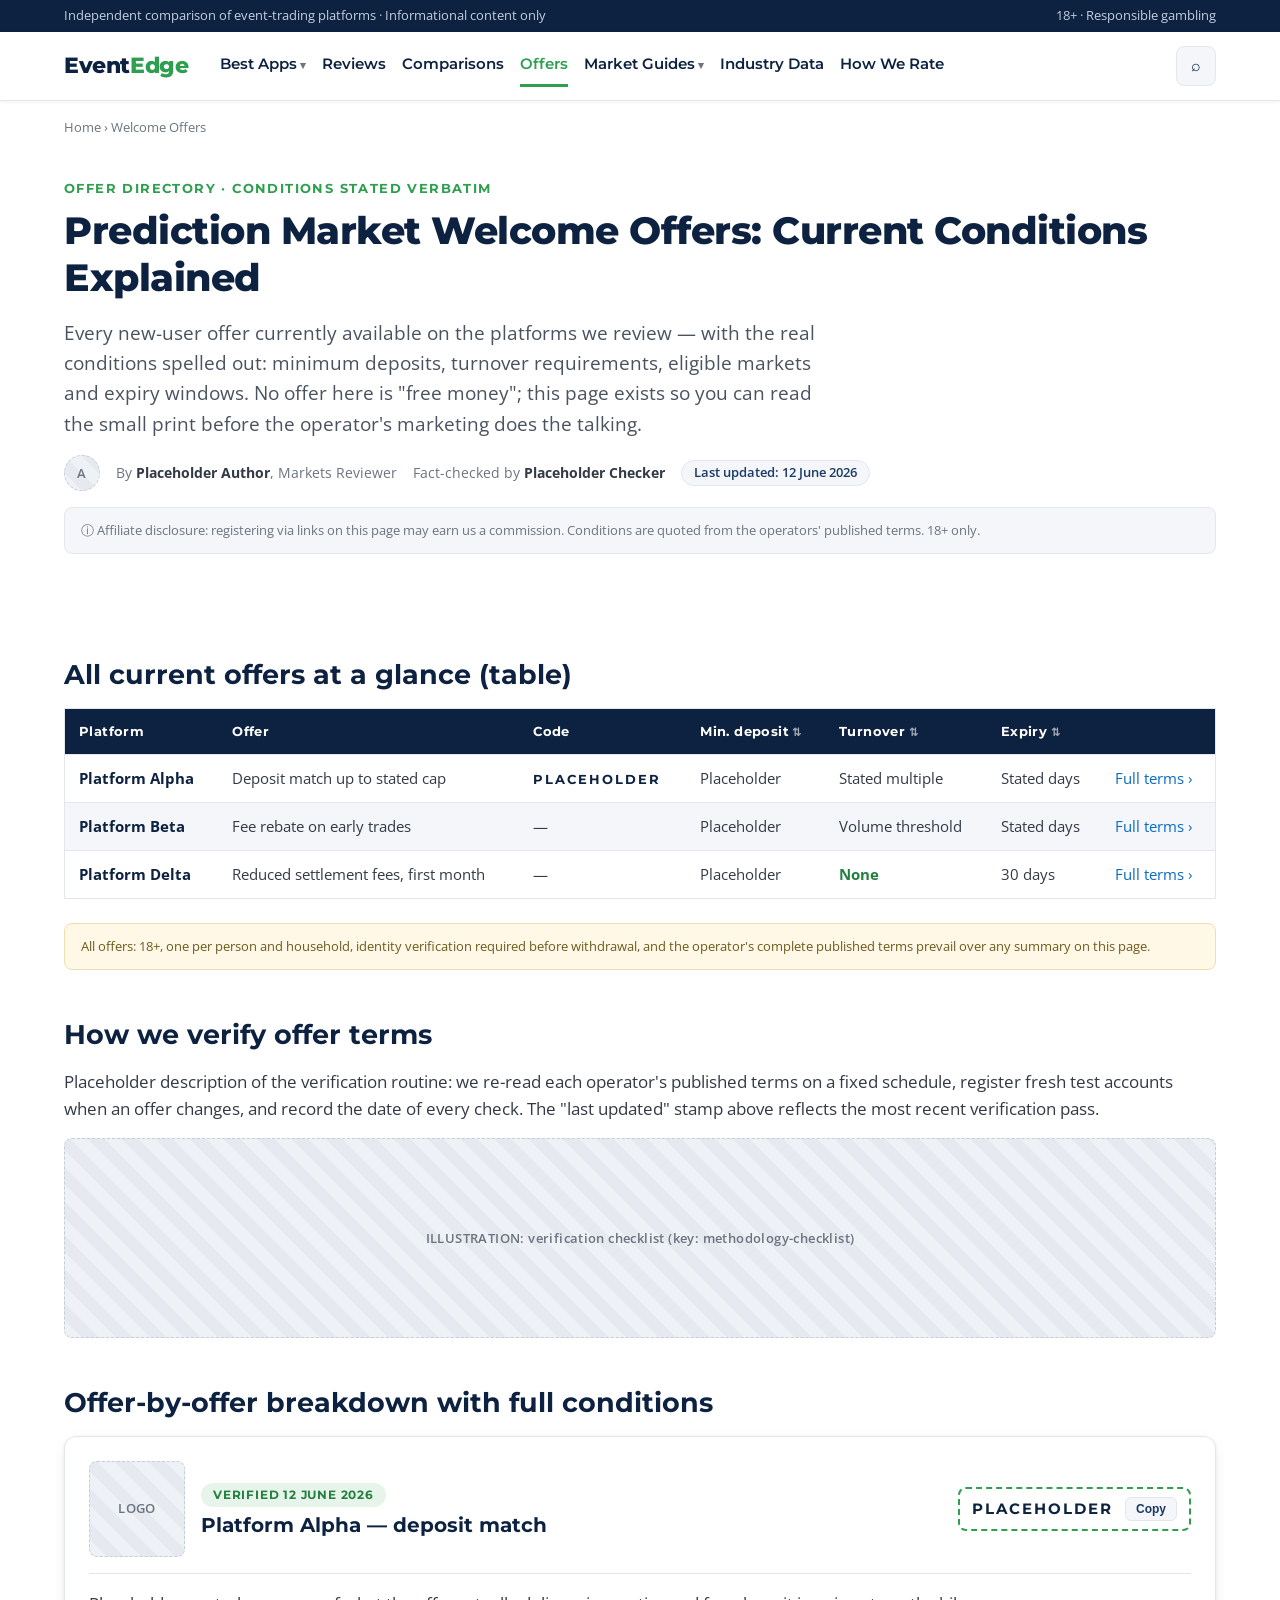
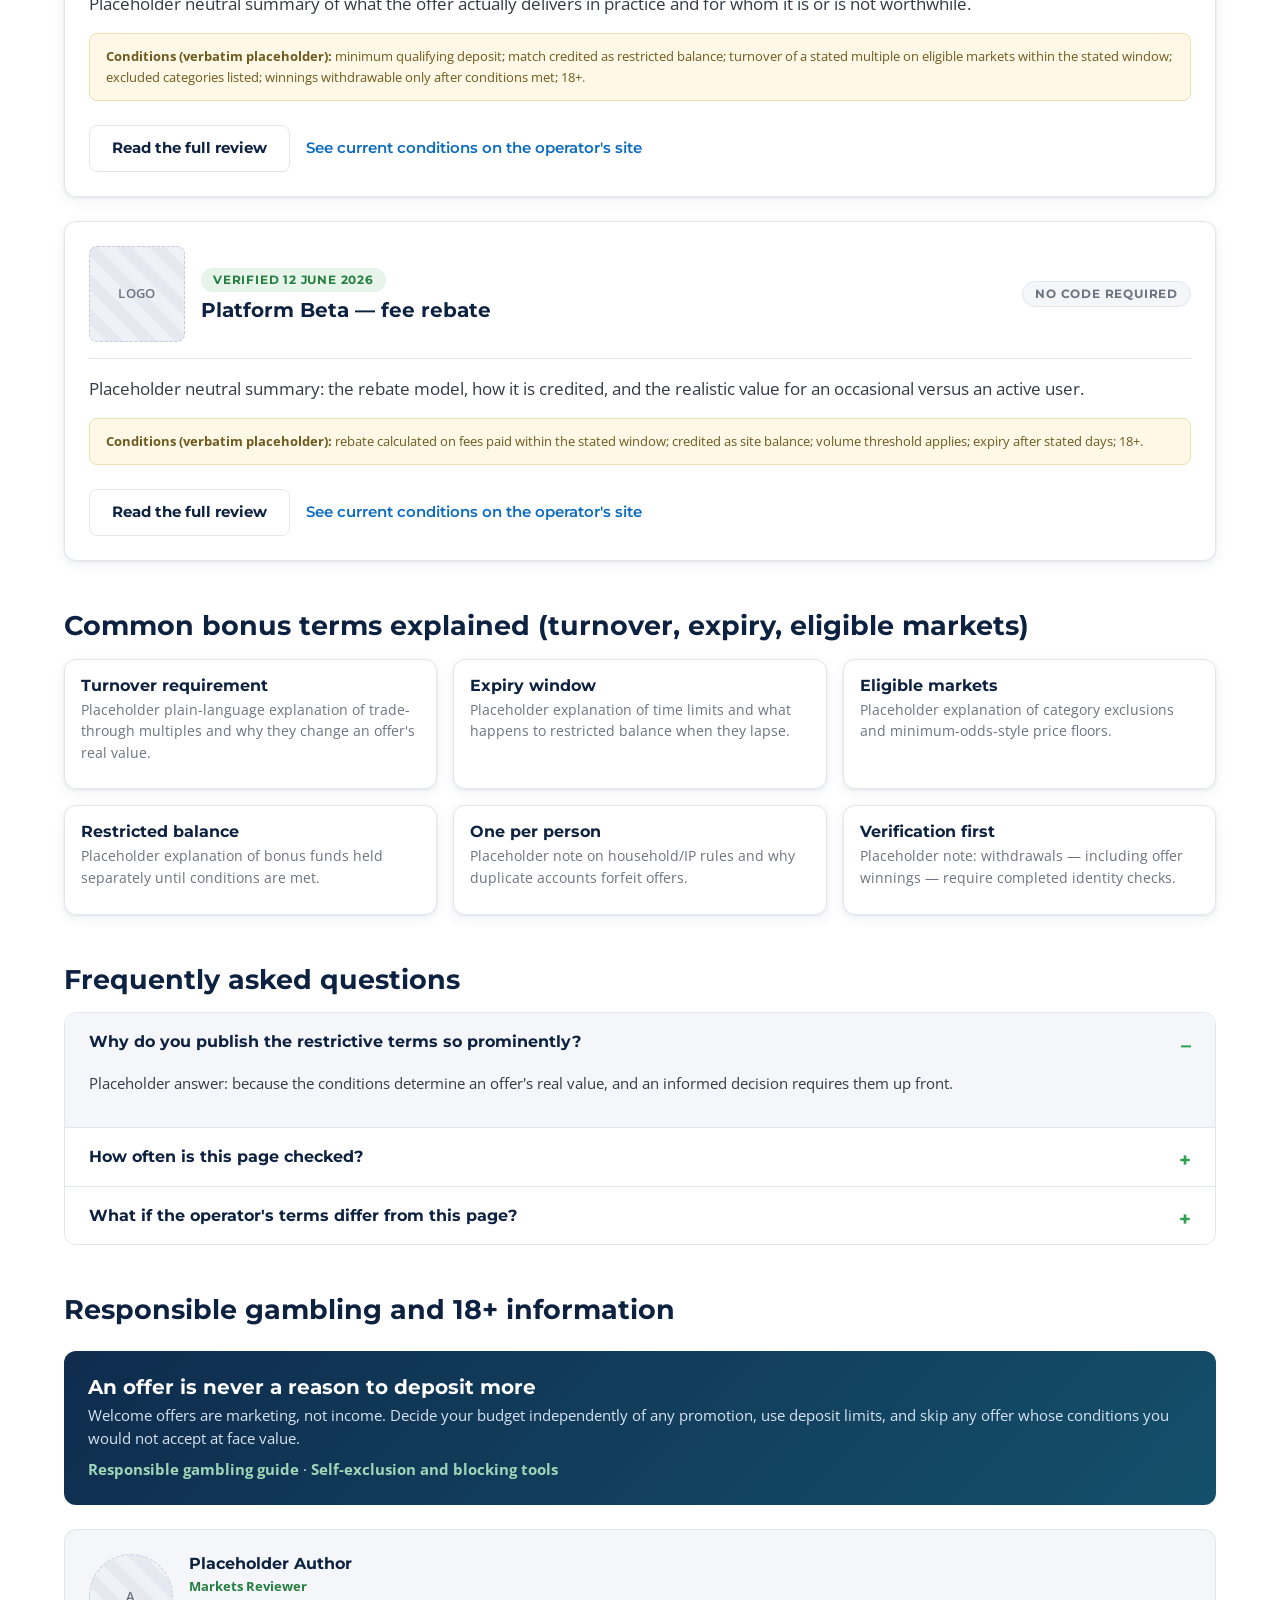
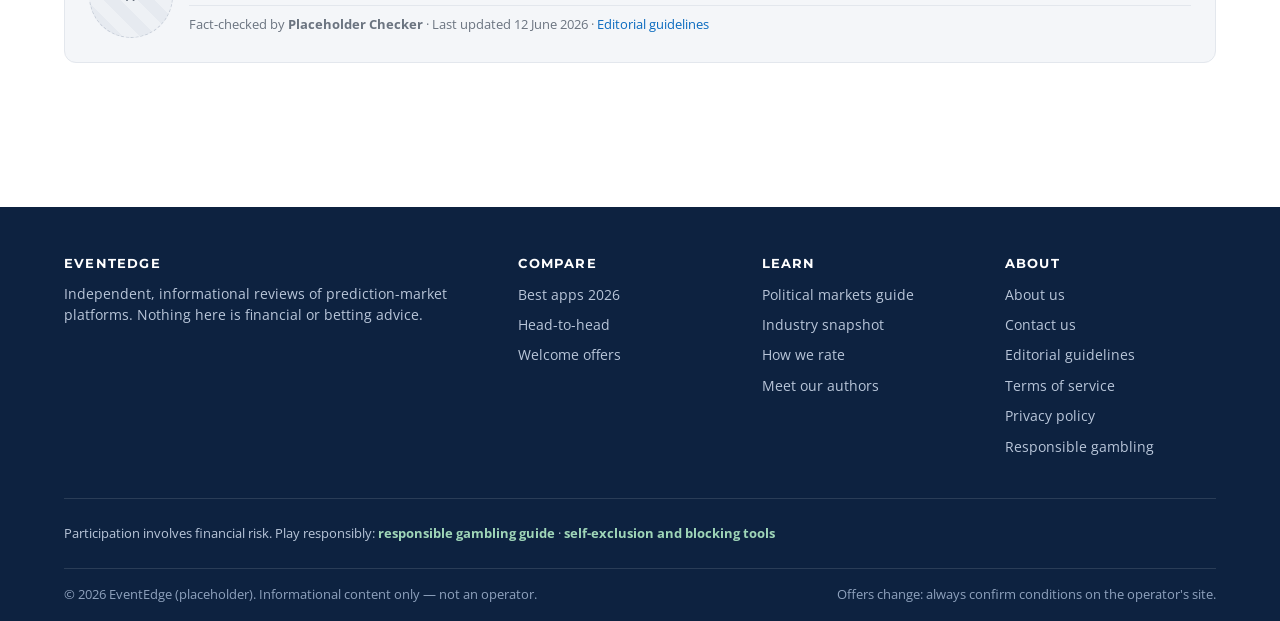
<file: bonus-directory.html>
<!DOCTYPE html>
<html lang="en">
<head>
  <meta charset="utf-8">
  <meta name="viewport" content="width=device-width, initial-scale=1">
  <title>Prediction Market Welcome Offers — Current Conditions Explained</title>
  <link rel="stylesheet" href="./style.css">
</head>
<body>
<section class="page active" data-screen-label="Welcome Offer Directory">

  <div class="utility-bar">
    <div class="container">
      <span>Independent comparison of event-trading platforms · Informational content only</span>
      <span>18+ · <a href="#rg-info">Responsible gambling</a></span>
    </div>
  </div>

  <header class="site-header">
    <div class="container">
      <a class="logo" href="./index.html">Event<span class="logo-accent">Edge</span></a>
      <nav class="main-nav">
        <a class="has-drop" href="./index.html">Best Apps</a>
        <a href="./platform-review.html">Reviews</a>
        <a href="./head-to-head.html">Comparisons</a>
        <a class="is-active" href="./bonus-directory.html">Offers</a>
        <a class="has-drop" href="./politics-hub.html">Market Guides</a>
        <a href="./industry-snapshot.html">Industry Data</a>
        <a href="./how-we-rate.html">How We Rate</a>
        <a href="./about.html">About</a>
        <a href="./contact.html">Contact</a>
        <a href="./responsible-gambling.html">Responsible Gambling</a>
        <a href="./editorial-guidelines.html">Editorial Guidelines</a>
        <a href="./terms-of-service.html">Terms</a>
        <a href="./privacy-policy.html">Privacy</a>
      </nav>
      <button class="search-toggle" aria-label="Search">⌕</button>
    </div>
  </header>

  <div class="container">
    <nav class="breadcrumbs"><a href="./index.html">Home</a> › Welcome Offers</nav>

    <div class="hero">
      <div class="kicker">Offer Directory · Conditions Stated Verbatim</div>
      <h1>Prediction Market Welcome Offers: Current Conditions Explained</h1>
      <p class="lede">Every new-user offer currently available on the platforms we review — with the real conditions spelled out: minimum deposits, turnover requirements, eligible markets and expiry windows. No offer here is "free money"; this page exists so you can read the small print before the operator's marketing does the talking.</p>
      <div class="byline">
        <div class="ph avatar">A</div>
        <span>By <b>Placeholder Author</b>, Markets Reviewer</span>
        <span>Fact-checked by <b>Placeholder Checker</b></span>
        <span class="updated-stamp">Last updated: 12 June 2026</span>
      </div>
      <div class="disclosure-strip">ⓘ Affiliate disclosure: registering via links on this page may earn us a commission. Conditions are quoted from the operators' published terms. 18+ only.</div>
    </div>

    <div class="layout">
      <main>

        <h2 class="section-title" id="offers-table">All current offers at a glance (table)</h2>
        <div class="table-scroll">
          <table class="compare">
            <thead>
              <tr>
                <th>Platform</th>
                <th>Offer</th>
                <th>Code</th>
                <th class="sortable">Min. deposit</th>
                <th class="sortable">Turnover</th>
                <th class="sortable">Expiry</th>
                <th></th>
              </tr>
            </thead>
            <tbody>
              <tr>
                <td>Platform Alpha</td>
                <td>Deposit match up to stated cap</td>
                <td><span class="promo-code" style="font-size:13px">PLACEHOLDER</span></td>
                <td>Placeholder</td>
                <td>Stated multiple</td>
                <td>Stated days</td>
                <td><a href="#offer-alpha">Full terms ›</a></td>
              </tr>
              <tr>
                <td>Platform Beta</td>
                <td>Fee rebate on early trades</td>
                <td>—</td>
                <td>Placeholder</td>
                <td>Volume threshold</td>
                <td>Stated days</td>
                <td><a href="#offer-beta">Full terms ›</a></td>
              </tr>
              <tr>
                <td>Platform Delta</td>
                <td>Reduced settlement fees, first month</td>
                <td>—</td>
                <td>Placeholder</td>
                <td class="cell-good">None</td>
                <td>30 days</td>
                <td><a href="#offer-beta">Full terms ›</a></td>
              </tr>
            </tbody>
          </table>
        </div>
        <div class="terms-strip">All offers: 18+, one per person and household, identity verification required before withdrawal, and the operator's complete published terms prevail over any summary on this page.</div>

        <h2 class="section-title" id="verification">How we verify offer terms</h2>
        <p>Placeholder description of the verification routine: we re-read each operator's published terms on a fixed schedule, register fresh test accounts when an offer changes, and record the date of every check. The "last updated" stamp above reflects the most recent verification pass.</p>
        <div class="ph ph--wide">ILLUSTRATION: verification checklist (key: methodology-checklist)</div>

        <h2 class="section-title" id="breakdown">Offer-by-offer breakdown with full conditions</h2>

        <article class="mini-review" id="offer-alpha">
          <div class="mini-review-head">
            <div class="ph ph--square">LOGO</div>
            <div class="grow">
              <span class="badge badge-green">Verified 12 June 2026</span>
              <h3 style="margin:6px 0 0">Platform Alpha — deposit match</h3>
            </div>
            <div class="promo-chip">
              <span class="promo-code">PLACEHOLDER</span>
              <button class="copy-btn" type="button">Copy</button>
            </div>
          </div>
          <p>Placeholder neutral summary of what the offer actually delivers in practice and for whom it is or is not worthwhile.</p>
          <div class="terms-strip"><b>Conditions (verbatim placeholder):</b> minimum qualifying deposit; match credited as restricted balance; turnover of a stated multiple on eligible markets within the stated window; excluded categories listed; winnings withdrawable only after conditions met; 18+.</div>
          <a class="btn btn-soft" href="./platform-review.html">Read the full review</a>
          <a class="btn btn-link" href="#" style="margin-left:12px">See current conditions on the operator's site</a>
        </article>

        <article class="mini-review" id="offer-beta">
          <div class="mini-review-head">
            <div class="ph ph--square">LOGO</div>
            <div class="grow">
              <span class="badge badge-green">Verified 12 June 2026</span>
              <h3 style="margin:6px 0 0">Platform Beta — fee rebate</h3>
            </div>
            <span class="badge badge-muted">No code required</span>
          </div>
          <p>Placeholder neutral summary: the rebate model, how it is credited, and the realistic value for an occasional versus an active user.</p>
          <div class="terms-strip"><b>Conditions (verbatim placeholder):</b> rebate calculated on fees paid within the stated window; credited as site balance; volume threshold applies; expiry after stated days; 18+.</div>
          <a class="btn btn-soft" href="./platform-review.html">Read the full review</a>
          <a class="btn btn-link" href="#" style="margin-left:12px">See current conditions on the operator's site</a>
        </article>

        <h2 class="section-title" id="terms-explained">Common bonus terms explained (turnover, expiry, eligible markets)</h2>
        <div class="card-grid cols-3">
          <div class="cat-card">
            <h3>Turnover requirement</h3>
            <p>Placeholder plain-language explanation of trade-through multiples and why they change an offer's real value.</p>
          </div>
          <div class="cat-card">
            <h3>Expiry window</h3>
            <p>Placeholder explanation of time limits and what happens to restricted balance when they lapse.</p>
          </div>
          <div class="cat-card">
            <h3>Eligible markets</h3>
            <p>Placeholder explanation of category exclusions and minimum-odds-style price floors.</p>
          </div>
          <div class="cat-card">
            <h3>Restricted balance</h3>
            <p>Placeholder explanation of bonus funds held separately until conditions are met.</p>
          </div>
          <div class="cat-card">
            <h3>One per person</h3>
            <p>Placeholder note on household/IP rules and why duplicate accounts forfeit offers.</p>
          </div>
          <div class="cat-card">
            <h3>Verification first</h3>
            <p>Placeholder note: withdrawals — including offer winnings — require completed identity checks.</p>
          </div>
        </div>

        <h2 class="section-title" id="faq">Frequently asked questions</h2>
        <div class="faq">
          <details open>
            <summary>Why do you publish the restrictive terms so prominently?</summary>
            <div class="faq-a"><p>Placeholder answer: because the conditions determine an offer's real value, and an informed decision requires them up front.</p></div>
          </details>
          <details>
            <summary>How often is this page checked?</summary>
            <div class="faq-a"><p>Placeholder answer describing the verification schedule and the meaning of the per-offer "verified" badges.</p></div>
          </details>
          <details>
            <summary>What if the operator's terms differ from this page?</summary>
            <div class="faq-a"><p>Placeholder answer: the operator's published terms always prevail; we link to them from every breakdown and correct discrepancies when reported.</p></div>
          </details>
        </div>

        <h2 class="section-title" id="rg-info">Responsible gambling and 18+ information</h2>
        <div class="rg-band">
          <div>
            <h3>An offer is never a reason to deposit more</h3>
            <p style="margin:0 0 8px">Welcome offers are marketing, not income. Decide your budget independently of any promotion, use deposit limits, and skip any offer whose conditions you would not accept at face value.</p>
            <p style="margin:0"><a href="./responsible-gambling.html">Responsible gambling guide</a> · <a href="./responsible-gambling.html#self-exclusion">Self-exclusion and blocking tools</a></p>
          </div>
        </div>
        <div class="author-box">
          <div class="ph avatar">A</div>
          <div>
            <h4>Placeholder Author</h4>
            <div class="author-role">Markets Reviewer</div>
            <div class="fact-check-line">Fact-checked by <b>Placeholder Checker</b> · Last updated 12 June 2026 · <a href="./editorial-guidelines.html">Editorial guidelines</a></div>
          </div>
        </div>

      </main>

      <aside>
        <nav class="toc" aria-label="On this page">
          <h4>On this page</h4>
          <ol>
            <li><a href="#offers-table">Offers at a glance</a></li>
            <li><a href="#verification">How we verify terms</a></li>
            <li><a href="#breakdown">Offer breakdowns</a></li>
            <li><a href="#terms-explained">Bonus terms explained</a></li>
            <li><a href="#faq">FAQ</a></li>
            <li><a href="#rg-info">Responsible gambling</a></li>
          </ol>
        </nav>
      </aside>
    </div>
  </div>

  <footer class="site-footer">
    <div class="container">
      <div class="footer-cols">
        <div>
          <h4>EventEdge</h4>
          <p style="font-size:13.5px">Independent, informational reviews of prediction-market platforms. Nothing here is financial or betting advice.</p>
        </div>
        <div>
          <h4>Compare</h4>
          <ul>
            <li><a href="./index.html">Best apps 2026</a></li>
            <li><a href="./head-to-head.html">Head-to-head</a></li>
            <li><a href="./bonus-directory.html">Welcome offers</a></li>
          </ul>
        </div>
        <div>
          <h4>Learn</h4>
          <ul>
            <li><a href="./politics-hub.html">Political markets guide</a></li>
            <li><a href="./industry-snapshot.html">Industry snapshot</a></li>
            <li><a href="./how-we-rate.html">How we rate</a></li>
            <li><a href="./authors/author-profile.html">Meet our authors</a></li>
          </ul>
        </div>
        <div>
          <h4>About</h4>
          <ul>
            <li><a href="./about.html">About us</a></li>
            <li><a href="./contact.html">Contact us</a></li>
            <li><a href="./editorial-guidelines.html">Editorial guidelines</a></li>
            <li><a href="./terms-of-service.html">Terms of service</a></li>
            <li><a href="./privacy-policy.html">Privacy policy</a></li>
            <li><a href="./responsible-gambling.html">Responsible gambling</a></li>
          </ul>
        </div>
      </div>
      <div class="footer-rg">
        <span>Participation involves financial risk. Play responsibly: <a href="./responsible-gambling.html">responsible gambling guide</a> · <a href="./responsible-gambling.html#self-exclusion">self-exclusion and blocking tools</a></span>
      </div>
      <div class="footer-bottom">
        <span>© 2026 EventEdge (placeholder). Informational content only — not an operator.</span>
        <span>Offers change: always confirm conditions on the operator's site.</span>
      </div>
    </div>
  </footer>

</section>
</body>
</html>
</file>
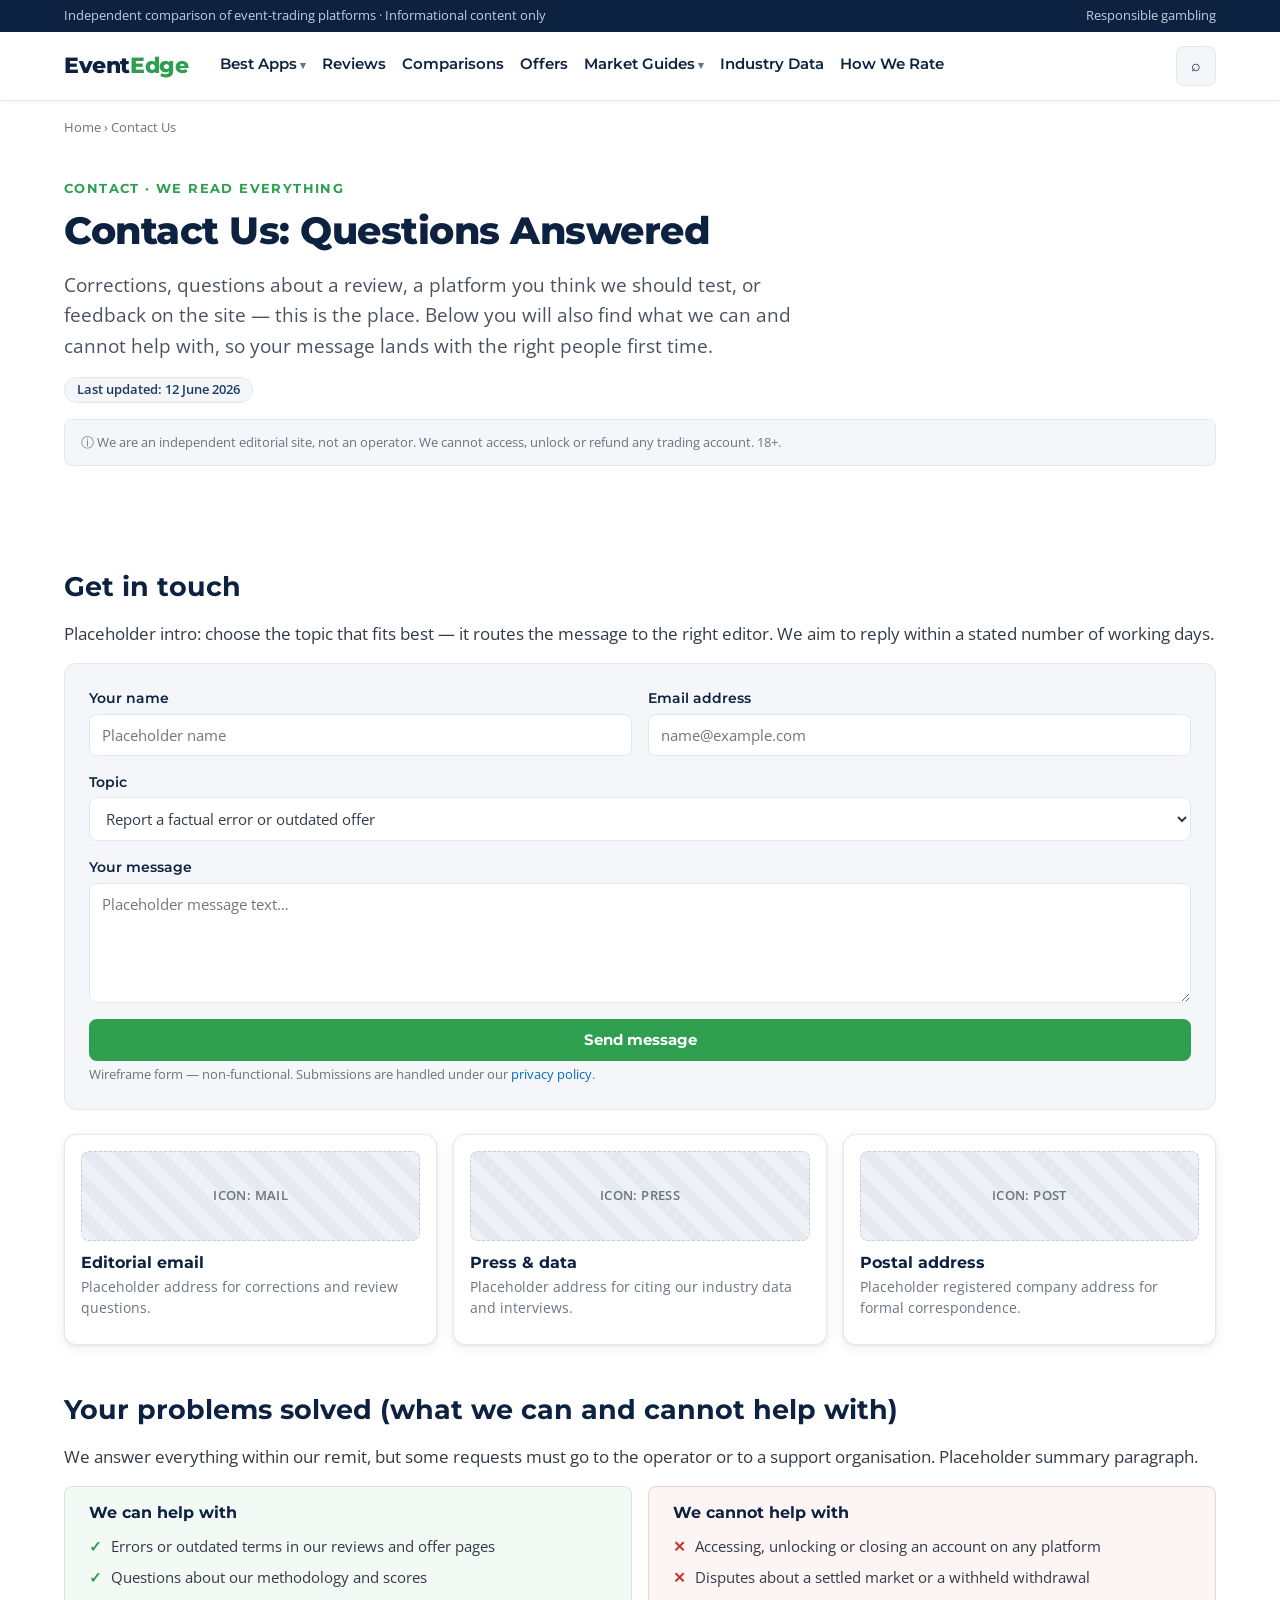
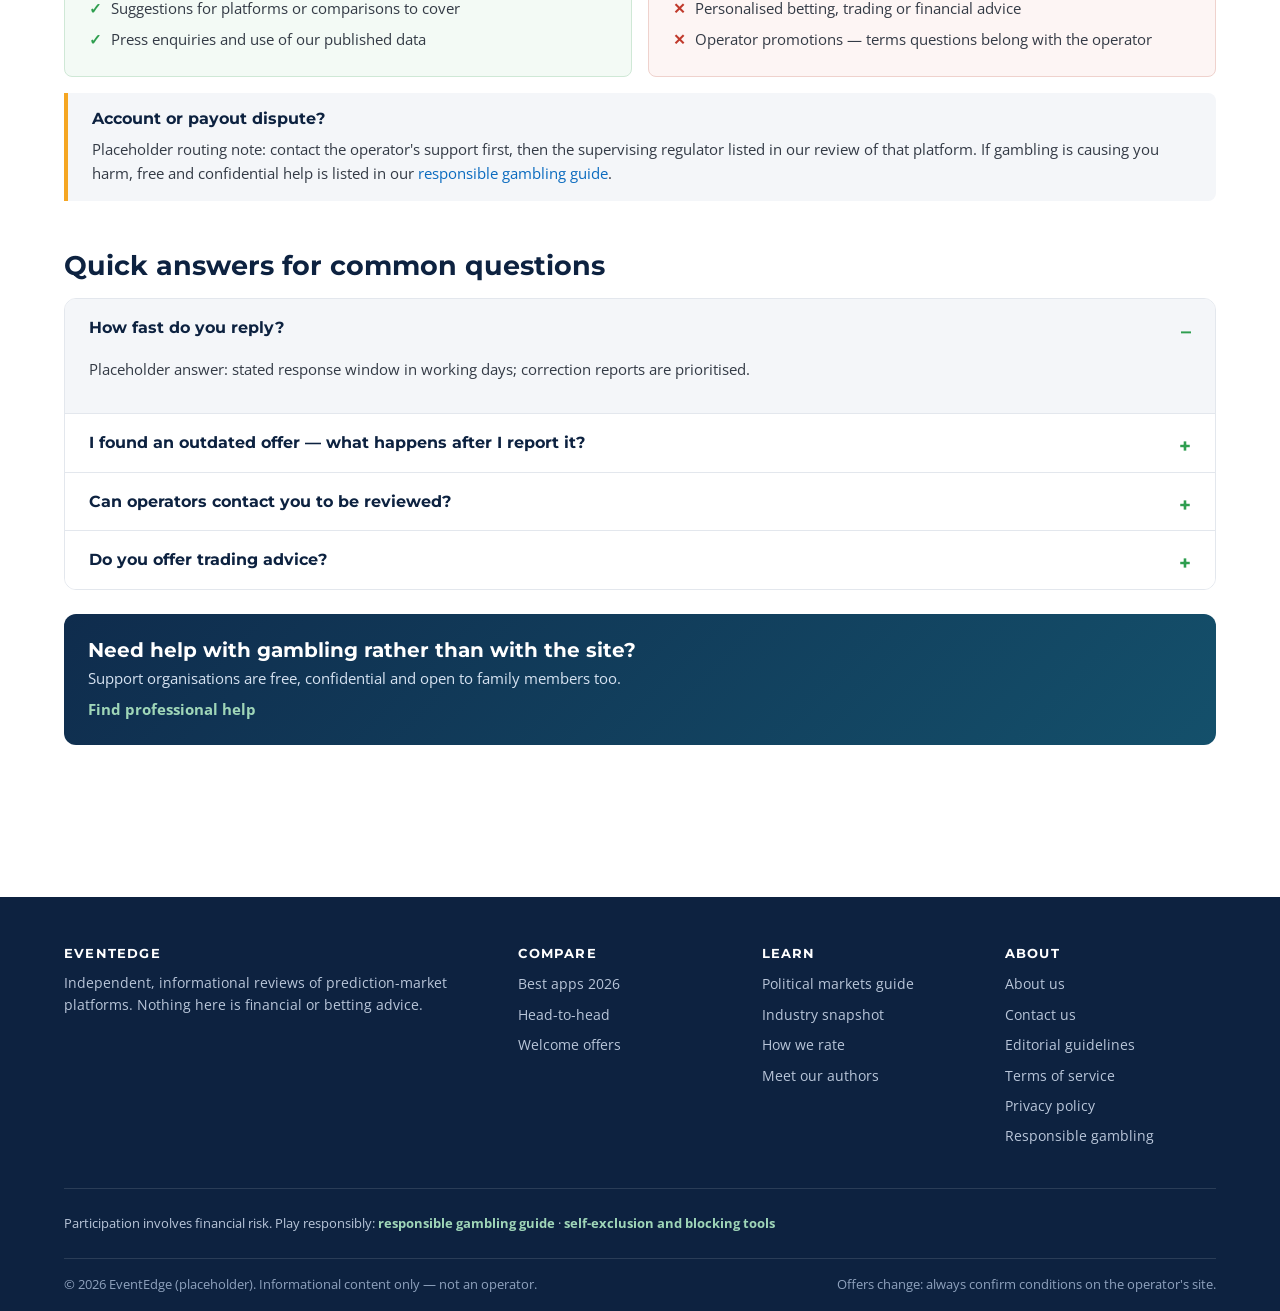
<file: contact.html>
<!DOCTYPE html>
<html lang="en">
<head>
  <meta charset="utf-8">
  <meta name="viewport" content="width=device-width, initial-scale=1">
  <title>Contact Us — Questions Answered</title>
  <link rel="stylesheet" href="./style.css">
</head>
<body>
<section class="page active" data-screen-label="Contact Us">

  <div class="utility-bar">
    <div class="container">
      <span>Independent comparison of event-trading platforms · Informational content only</span>
      <span><a href="./responsible-gambling.html">Responsible gambling</a></span>
    </div>
  </div>

  <header class="site-header">
    <div class="container">
      <a class="logo" href="./index.html">Event<span class="logo-accent">Edge</span></a>
      <nav class="main-nav">
        <a class="has-drop" href="./index.html">Best Apps</a>
        <a href="./platform-review.html">Reviews</a>
        <a href="./head-to-head.html">Comparisons</a>
        <a href="./bonus-directory.html">Offers</a>
        <a class="has-drop" href="./politics-hub.html">Market Guides</a>
        <a href="./industry-snapshot.html">Industry Data</a>
        <a href="./how-we-rate.html">How We Rate</a>
        <a href="./about.html">About</a>
        <a class="is-active" href="./contact.html">Contact</a>
        <a href="./responsible-gambling.html">Responsible Gambling</a>
        <a href="./editorial-guidelines.html">Editorial Guidelines</a>
        <a href="./terms-of-service.html">Terms</a>
        <a href="./privacy-policy.html">Privacy</a>
      </nav>
      <button class="search-toggle" aria-label="Search">⌕</button>
    </div>
  </header>

  <div class="container">
    <nav class="breadcrumbs"><a href="./index.html">Home</a> › Contact Us</nav>

    <div class="hero">
      <div class="kicker">Contact · We Read Everything</div>
      <h1>Contact Us: Questions Answered</h1>
      <p class="lede">Corrections, questions about a review, a platform you think we should test, or feedback on the site — this is the place. Below you will also find what we can and cannot help with, so your message lands with the right people first time.</p>
      <div class="byline">
        <span class="updated-stamp">Last updated: 12 June 2026</span>
      </div>
      <div class="disclosure-strip">ⓘ We are an independent editorial site, not an operator. We cannot access, unlock or refund any trading account. 18+.</div>
    </div>

    <div class="layout">
      <main>

        <h2 class="section-title" id="get-in-touch">Get in touch</h2>
        <p>Placeholder intro: choose the topic that fits best — it routes the message to the right editor. We aim to reply within a stated number of working days.</p>
        <div class="form-grid">
          <div class="form-field">
            <label for="contact-name">Your name</label>
            <input id="contact-name" type="text" placeholder="Placeholder name">
          </div>
          <div class="form-field">
            <label for="contact-email">Email address</label>
            <input id="contact-email" type="email" placeholder="name@example.com">
          </div>
          <div class="form-field form-field--full">
            <label for="contact-topic">Topic</label>
            <select id="contact-topic">
              <option>Report a factual error or outdated offer</option>
              <option>Question about a review or rating</option>
              <option>Suggest a platform to test</option>
              <option>Press and data enquiries</option>
              <option>Something else</option>
            </select>
          </div>
          <div class="form-field form-field--full">
            <label for="contact-message">Your message</label>
            <textarea id="contact-message" placeholder="Placeholder message text…"></textarea>
          </div>
          <div class="form-field form-field--full">
            <button class="btn btn-primary" type="button">Send message</button>
            <span class="form-note">Wireframe form — non-functional. Submissions are handled under our <a href="./privacy-policy.html">privacy policy</a>.</span>
          </div>
        </div>
        <div class="card-grid cols-3">
          <div class="cat-card">
            <div class="ph">ICON: MAIL</div>
            <h3>Editorial email</h3>
            <p>Placeholder address for corrections and review questions.</p>
          </div>
          <div class="cat-card">
            <div class="ph">ICON: PRESS</div>
            <h3>Press &amp; data</h3>
            <p>Placeholder address for citing our industry data and interviews.</p>
          </div>
          <div class="cat-card">
            <div class="ph">ICON: POST</div>
            <h3>Postal address</h3>
            <p>Placeholder registered company address for formal correspondence.</p>
          </div>
        </div>

        <h2 class="section-title" id="problems-solved">Your problems solved (what we can and cannot help with)</h2>
        <p>We answer everything within our remit, but some requests must go to the operator or to a support organisation. Placeholder summary paragraph.</p>
        <div class="pros-cons">
          <div class="pros">
            <h4>We can help with</h4>
            <ul>
              <li>Errors or outdated terms in our reviews and offer pages</li>
              <li>Questions about our methodology and scores</li>
              <li>Suggestions for platforms or comparisons to cover</li>
              <li>Press enquiries and use of our published data</li>
            </ul>
          </div>
          <div class="cons">
            <h4>We cannot help with</h4>
            <ul>
              <li>Accessing, unlocking or closing an account on any platform</li>
              <li>Disputes about a settled market or a withheld withdrawal</li>
              <li>Personalised betting, trading or financial advice</li>
              <li>Operator promotions — terms questions belong with the operator</li>
            </ul>
          </div>
        </div>
        <div class="callout callout-gold">
          <h4>Account or payout dispute?</h4>
          <p style="margin:0">Placeholder routing note: contact the operator's support first, then the supervising regulator listed in our review of that platform. If gambling is causing you harm, free and confidential help is listed in our <a href="./responsible-gambling.html">responsible gambling guide</a>.</p>
        </div>

        <h2 class="section-title" id="quick-answers">Quick answers for common questions</h2>
        <div class="faq">
          <details open>
            <summary>How fast do you reply?</summary>
            <div class="faq-a"><p>Placeholder answer: stated response window in working days; correction reports are prioritised.</p></div>
          </details>
          <details>
            <summary>I found an outdated offer — what happens after I report it?</summary>
            <div class="faq-a"><p>Placeholder answer: we re-verify against the operator's published terms and update the page with a fresh "verified" date, per our <a href="./editorial-guidelines.html">editorial guidelines</a>.</p></div>
          </details>
          <details>
            <summary>Can operators contact you to be reviewed?</summary>
            <div class="faq-a"><p>Placeholder answer: yes — but a listing requires passing the gate criteria in <a href="./how-we-rate.html">how we rate</a>, and no payment changes a score.</p></div>
          </details>
          <details>
            <summary>Do you offer trading advice?</summary>
            <div class="faq-a"><p>Placeholder answer: no. We publish informational comparisons only; nothing on this site is financial or betting advice.</p></div>
          </details>
        </div>
        <div class="rg-band">
          <div>
            <h3>Need help with gambling rather than with the site?</h3>
            <p style="margin:0 0 8px">Support organisations are free, confidential and open to family members too.</p>
            <p style="margin:0"><a href="./responsible-gambling.html#help">Find professional help</a></p>
          </div>
        </div>

      </main>

      <aside>
        <nav class="toc" aria-label="On this page">
          <h4>On this page</h4>
          <ol>
            <li><a href="#get-in-touch">Get in touch</a></li>
            <li><a href="#problems-solved">What we can help with</a></li>
            <li><a href="#quick-answers">Quick answers</a></li>
          </ol>
        </nav>
      </aside>
    </div>
  </div>

  <footer class="site-footer">
    <div class="container">
      <div class="footer-cols">
        <div>
          <h4>EventEdge</h4>
          <p style="font-size:13.5px">Independent, informational reviews of prediction-market platforms. Nothing here is financial or betting advice.</p>
        </div>
        <div>
          <h4>Compare</h4>
          <ul>
            <li><a href="./index.html">Best apps 2026</a></li>
            <li><a href="./head-to-head.html">Head-to-head</a></li>
            <li><a href="./bonus-directory.html">Welcome offers</a></li>
          </ul>
        </div>
        <div>
          <h4>Learn</h4>
          <ul>
            <li><a href="./politics-hub.html">Political markets guide</a></li>
            <li><a href="./industry-snapshot.html">Industry snapshot</a></li>
            <li><a href="./how-we-rate.html">How we rate</a></li>
            <li><a href="./authors/author-profile.html">Meet our authors</a></li>
          </ul>
        </div>
        <div>
          <h4>About</h4>
          <ul>
            <li><a href="./about.html">About us</a></li>
            <li><a href="./contact.html">Contact us</a></li>
            <li><a href="./editorial-guidelines.html">Editorial guidelines</a></li>
            <li><a href="./terms-of-service.html">Terms of service</a></li>
            <li><a href="./privacy-policy.html">Privacy policy</a></li>
            <li><a href="./responsible-gambling.html">Responsible gambling</a></li>
          </ul>
        </div>
      </div>
      <div class="footer-rg">
        <span>Participation involves financial risk. Play responsibly: <a href="./responsible-gambling.html">responsible gambling guide</a> · <a href="./responsible-gambling.html#self-exclusion">self-exclusion and blocking tools</a></span>
      </div>
      <div class="footer-bottom">
        <span>© 2026 EventEdge (placeholder). Informational content only — not an operator.</span>
        <span>Offers change: always confirm conditions on the operator's site.</span>
      </div>
    </div>
  </footer>

</section>
</body>
</html>
</file>
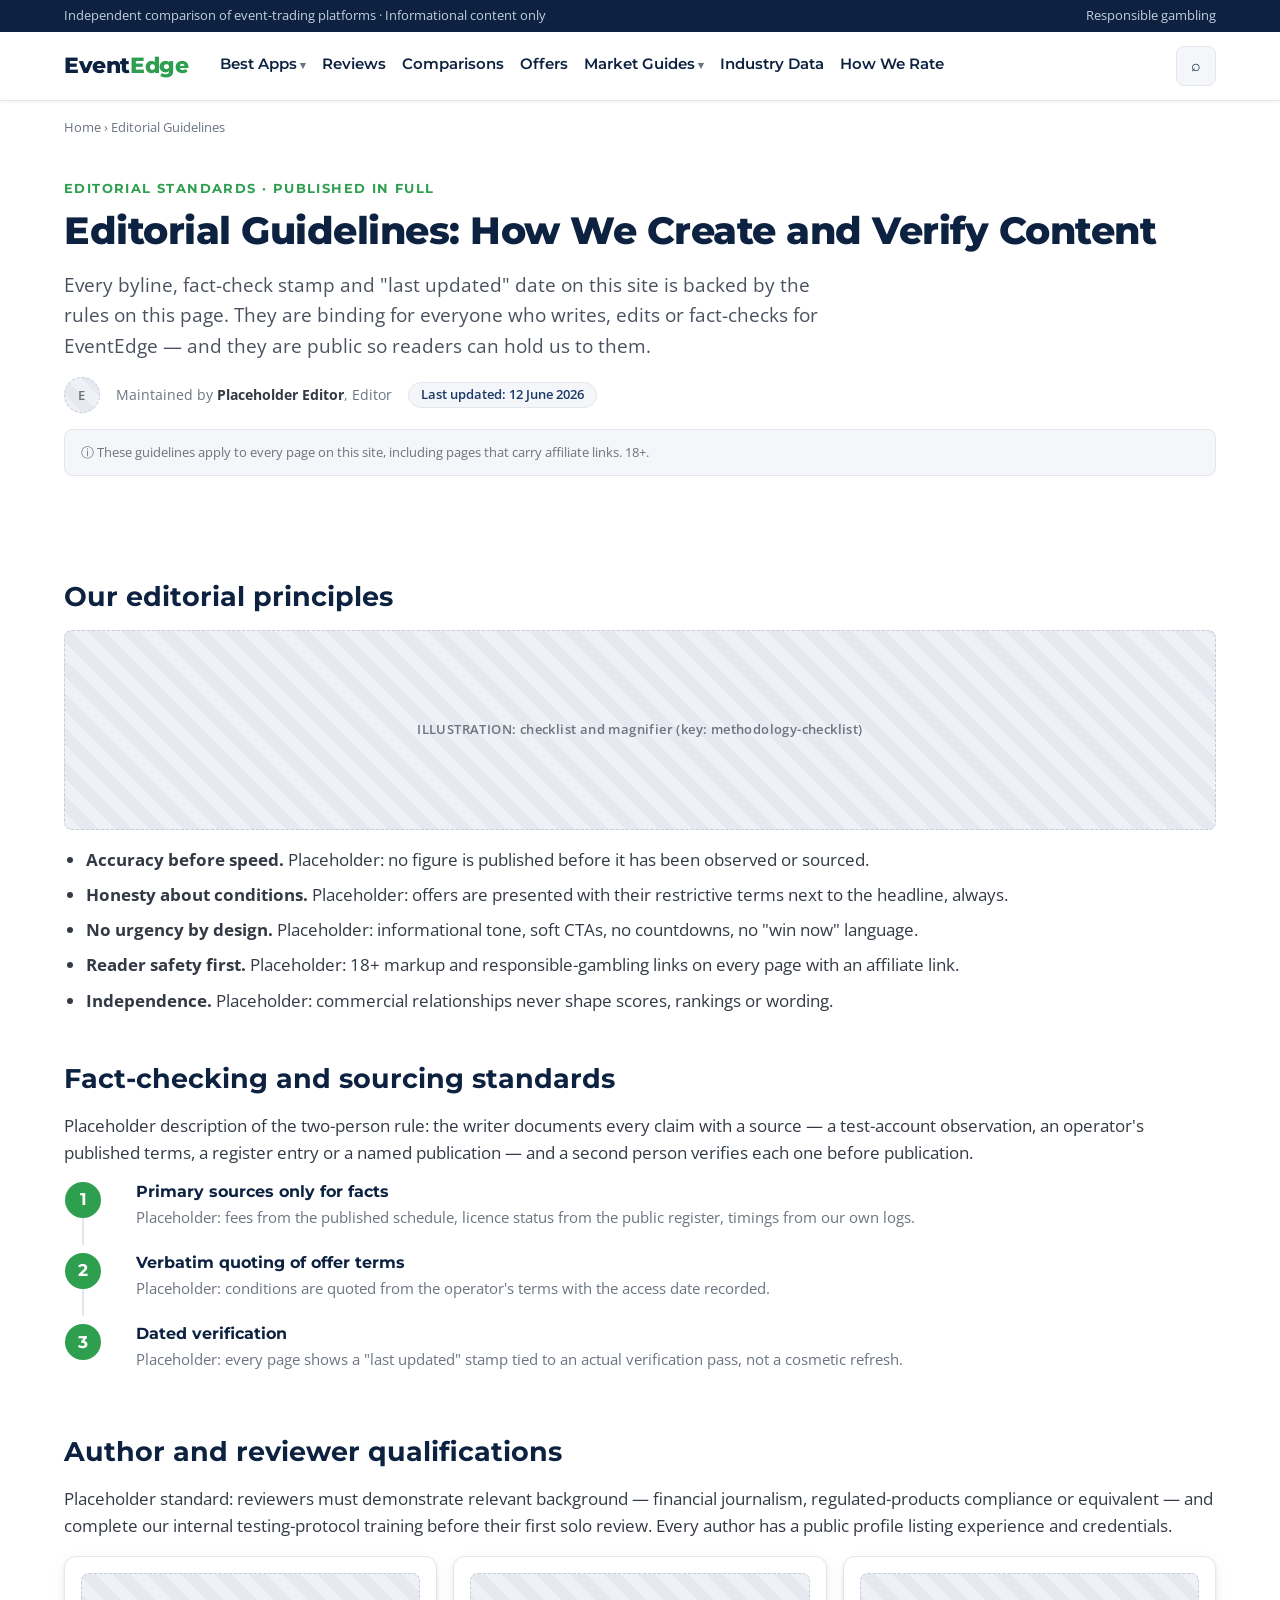
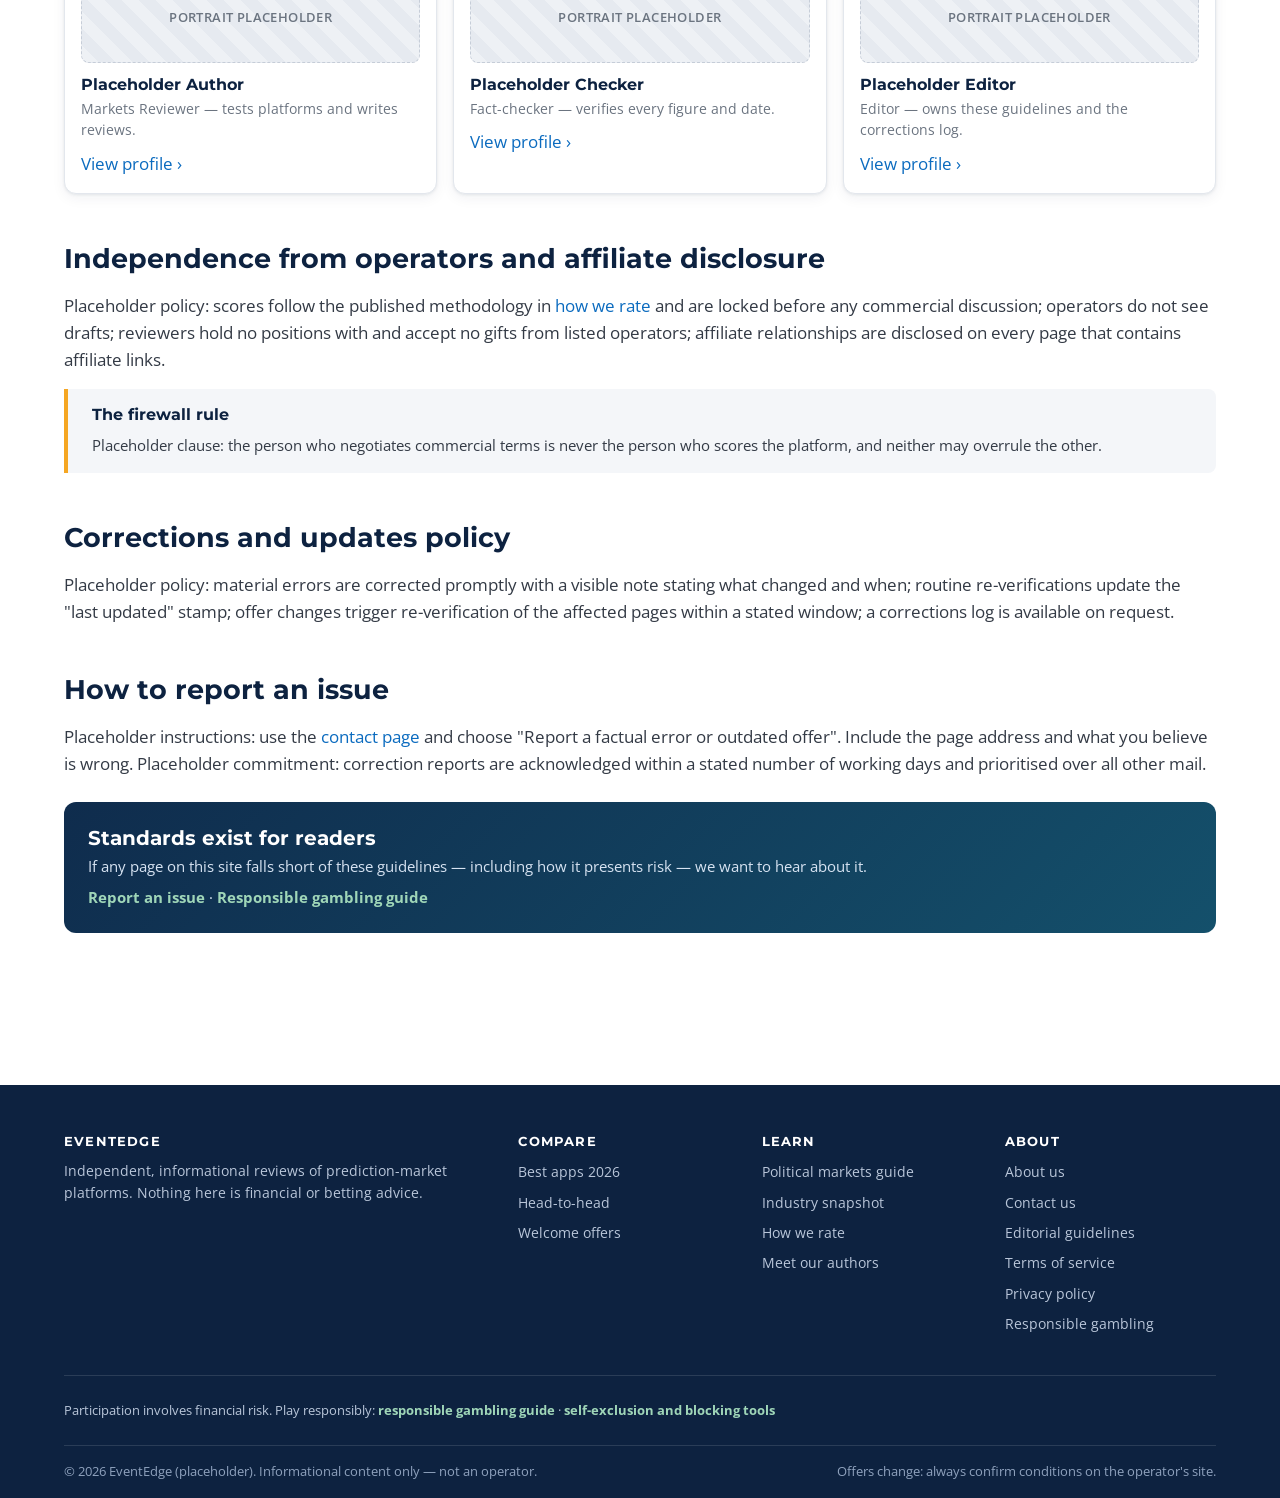
<file: editorial-guidelines.html>
<!DOCTYPE html>
<html lang="en">
<head>
  <meta charset="utf-8">
  <meta name="viewport" content="width=device-width, initial-scale=1">
  <title>Editorial Guidelines — How We Create and Verify Content</title>
  <link rel="stylesheet" href="./style.css">
</head>
<body>
<section class="page active" data-screen-label="Editorial Guidelines">

  <div class="utility-bar">
    <div class="container">
      <span>Independent comparison of event-trading platforms · Informational content only</span>
      <span><a href="./responsible-gambling.html">Responsible gambling</a></span>
    </div>
  </div>

  <header class="site-header">
    <div class="container">
      <a class="logo" href="./index.html">Event<span class="logo-accent">Edge</span></a>
      <nav class="main-nav">
        <a class="has-drop" href="./index.html">Best Apps</a>
        <a href="./platform-review.html">Reviews</a>
        <a href="./head-to-head.html">Comparisons</a>
        <a href="./bonus-directory.html">Offers</a>
        <a class="has-drop" href="./politics-hub.html">Market Guides</a>
        <a href="./industry-snapshot.html">Industry Data</a>
        <a href="./how-we-rate.html">How We Rate</a>
        <a href="./about.html">About</a>
        <a href="./contact.html">Contact</a>
        <a href="./responsible-gambling.html">Responsible Gambling</a>
        <a class="is-active" href="./editorial-guidelines.html">Editorial Guidelines</a>
        <a href="./terms-of-service.html">Terms</a>
        <a href="./privacy-policy.html">Privacy</a>
      </nav>
      <button class="search-toggle" aria-label="Search">⌕</button>
    </div>
  </header>

  <div class="container">
    <nav class="breadcrumbs"><a href="./index.html">Home</a> › Editorial Guidelines</nav>

    <div class="hero">
      <div class="kicker">Editorial Standards · Published in Full</div>
      <h1>Editorial Guidelines: How We Create and Verify Content</h1>
      <p class="lede">Every byline, fact-check stamp and "last updated" date on this site is backed by the rules on this page. They are binding for everyone who writes, edits or fact-checks for EventEdge — and they are public so readers can hold us to them.</p>
      <div class="byline">
        <div class="ph avatar">E</div>
        <span>Maintained by <b>Placeholder Editor</b>, Editor</span>
        <span class="updated-stamp">Last updated: 12 June 2026</span>
      </div>
      <div class="disclosure-strip">ⓘ These guidelines apply to every page on this site, including pages that carry affiliate links. 18+.</div>
    </div>

    <div class="layout">
      <main>

        <h2 class="section-title" id="principles">Our editorial principles</h2>
        <div class="ph ph--wide">ILLUSTRATION: checklist and magnifier (key: methodology-checklist)</div>
        <ul style="margin-top:16px">
          <li><b>Accuracy before speed.</b> Placeholder: no figure is published before it has been observed or sourced.</li>
          <li><b>Honesty about conditions.</b> Placeholder: offers are presented with their restrictive terms next to the headline, always.</li>
          <li><b>No urgency by design.</b> Placeholder: informational tone, soft CTAs, no countdowns, no "win now" language.</li>
          <li><b>Reader safety first.</b> Placeholder: 18+ markup and responsible-gambling links on every page with an affiliate link.</li>
          <li><b>Independence.</b> Placeholder: commercial relationships never shape scores, rankings or wording.</li>
        </ul>

        <h2 class="section-title" id="fact-checking">Fact-checking and sourcing standards</h2>
        <p>Placeholder description of the two-person rule: the writer documents every claim with a source — a test-account observation, an operator's published terms, a register entry or a named publication — and a second person verifies each one before publication.</p>
        <ol class="steps">
          <li>
            <h4>Primary sources only for facts</h4>
            <p>Placeholder: fees from the published schedule, licence status from the public register, timings from our own logs.</p>
          </li>
          <li>
            <h4>Verbatim quoting of offer terms</h4>
            <p>Placeholder: conditions are quoted from the operator's terms with the access date recorded.</p>
          </li>
          <li>
            <h4>Dated verification</h4>
            <p>Placeholder: every page shows a "last updated" stamp tied to an actual verification pass, not a cosmetic refresh.</p>
          </li>
        </ol>

        <h2 class="section-title" id="qualifications">Author and reviewer qualifications</h2>
        <p>Placeholder standard: reviewers must demonstrate relevant background — financial journalism, regulated-products compliance or equivalent — and complete our internal testing-protocol training before their first solo review. Every author has a public profile listing experience and credentials.</p>
        <div class="card-grid cols-3">
          <div class="cat-card">
            <div class="ph">PORTRAIT PLACEHOLDER</div>
            <h3>Placeholder Author</h3>
            <p>Markets Reviewer — tests platforms and writes reviews.</p>
            <a href="./authors/author-profile.html">View profile ›</a>
          </div>
          <div class="cat-card">
            <div class="ph">PORTRAIT PLACEHOLDER</div>
            <h3>Placeholder Checker</h3>
            <p>Fact-checker — verifies every figure and date.</p>
            <a href="./authors/author-profile.html">View profile ›</a>
          </div>
          <div class="cat-card">
            <div class="ph">PORTRAIT PLACEHOLDER</div>
            <h3>Placeholder Editor</h3>
            <p>Editor — owns these guidelines and the corrections log.</p>
            <a href="./authors/author-profile.html">View profile ›</a>
          </div>
        </div>

        <h2 class="section-title" id="independence">Independence from operators and affiliate disclosure</h2>
        <p>Placeholder policy: scores follow the published methodology in <a href="./how-we-rate.html">how we rate</a> and are locked before any commercial discussion; operators do not see drafts; reviewers hold no positions with and accept no gifts from listed operators; affiliate relationships are disclosed on every page that contains affiliate links.</p>
        <div class="callout callout-gold">
          <h4>The firewall rule</h4>
          <p style="margin:0">Placeholder clause: the person who negotiates commercial terms is never the person who scores the platform, and neither may overrule the other.</p>
        </div>

        <h2 class="section-title" id="corrections">Corrections and updates policy</h2>
        <p>Placeholder policy: material errors are corrected promptly with a visible note stating what changed and when; routine re-verifications update the "last updated" stamp; offer changes trigger re-verification of the affected pages within a stated window; a corrections log is available on request.</p>

        <h2 class="section-title" id="report-issue">How to report an issue</h2>
        <p>Placeholder instructions: use the <a href="./contact.html">contact page</a> and choose "Report a factual error or outdated offer". Include the page address and what you believe is wrong. Placeholder commitment: correction reports are acknowledged within a stated number of working days and prioritised over all other mail.</p>
        <div class="rg-band">
          <div>
            <h3>Standards exist for readers</h3>
            <p style="margin:0 0 8px">If any page on this site falls short of these guidelines — including how it presents risk — we want to hear about it.</p>
            <p style="margin:0"><a href="./contact.html">Report an issue</a> · <a href="./responsible-gambling.html">Responsible gambling guide</a></p>
          </div>
        </div>

      </main>

      <aside>
        <nav class="toc" aria-label="On this page">
          <h4>On this page</h4>
          <ol>
            <li><a href="#principles">Editorial principles</a></li>
            <li><a href="#fact-checking">Fact-checking &amp; sourcing</a></li>
            <li><a href="#qualifications">Author qualifications</a></li>
            <li><a href="#independence">Independence &amp; disclosure</a></li>
            <li><a href="#corrections">Corrections policy</a></li>
            <li><a href="#report-issue">Report an issue</a></li>
          </ol>
        </nav>
      </aside>
    </div>
  </div>

  <footer class="site-footer">
    <div class="container">
      <div class="footer-cols">
        <div>
          <h4>EventEdge</h4>
          <p style="font-size:13.5px">Independent, informational reviews of prediction-market platforms. Nothing here is financial or betting advice.</p>
        </div>
        <div>
          <h4>Compare</h4>
          <ul>
            <li><a href="./index.html">Best apps 2026</a></li>
            <li><a href="./head-to-head.html">Head-to-head</a></li>
            <li><a href="./bonus-directory.html">Welcome offers</a></li>
          </ul>
        </div>
        <div>
          <h4>Learn</h4>
          <ul>
            <li><a href="./politics-hub.html">Political markets guide</a></li>
            <li><a href="./industry-snapshot.html">Industry snapshot</a></li>
            <li><a href="./how-we-rate.html">How we rate</a></li>
            <li><a href="./authors/author-profile.html">Meet our authors</a></li>
          </ul>
        </div>
        <div>
          <h4>About</h4>
          <ul>
            <li><a href="./about.html">About us</a></li>
            <li><a href="./contact.html">Contact us</a></li>
            <li><a href="./editorial-guidelines.html">Editorial guidelines</a></li>
            <li><a href="./terms-of-service.html">Terms of service</a></li>
            <li><a href="./privacy-policy.html">Privacy policy</a></li>
            <li><a href="./responsible-gambling.html">Responsible gambling</a></li>
          </ul>
        </div>
      </div>
      <div class="footer-rg">
        <span>Participation involves financial risk. Play responsibly: <a href="./responsible-gambling.html">responsible gambling guide</a> · <a href="./responsible-gambling.html#self-exclusion">self-exclusion and blocking tools</a></span>
      </div>
      <div class="footer-bottom">
        <span>© 2026 EventEdge (placeholder). Informational content only — not an operator.</span>
        <span>Offers change: always confirm conditions on the operator's site.</span>
      </div>
    </div>
  </footer>

</section>
</body>
</html>
</file>
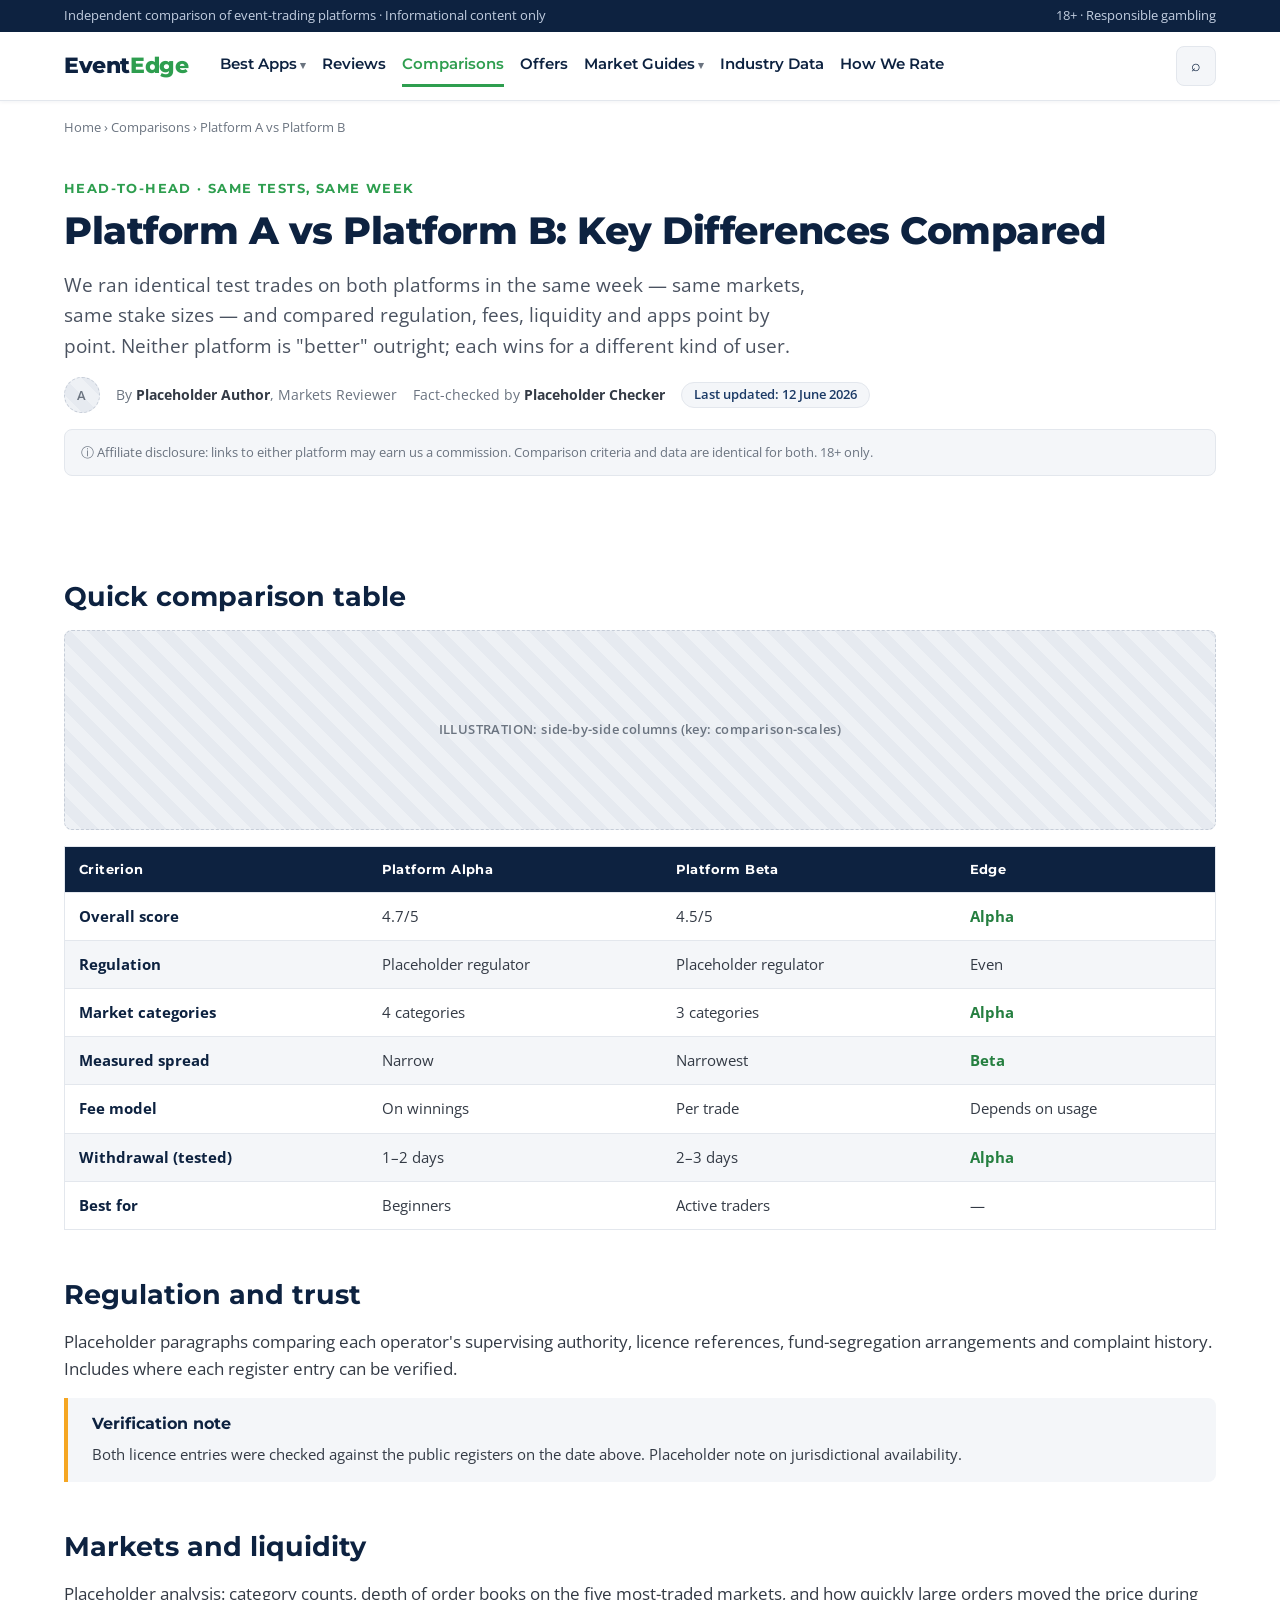
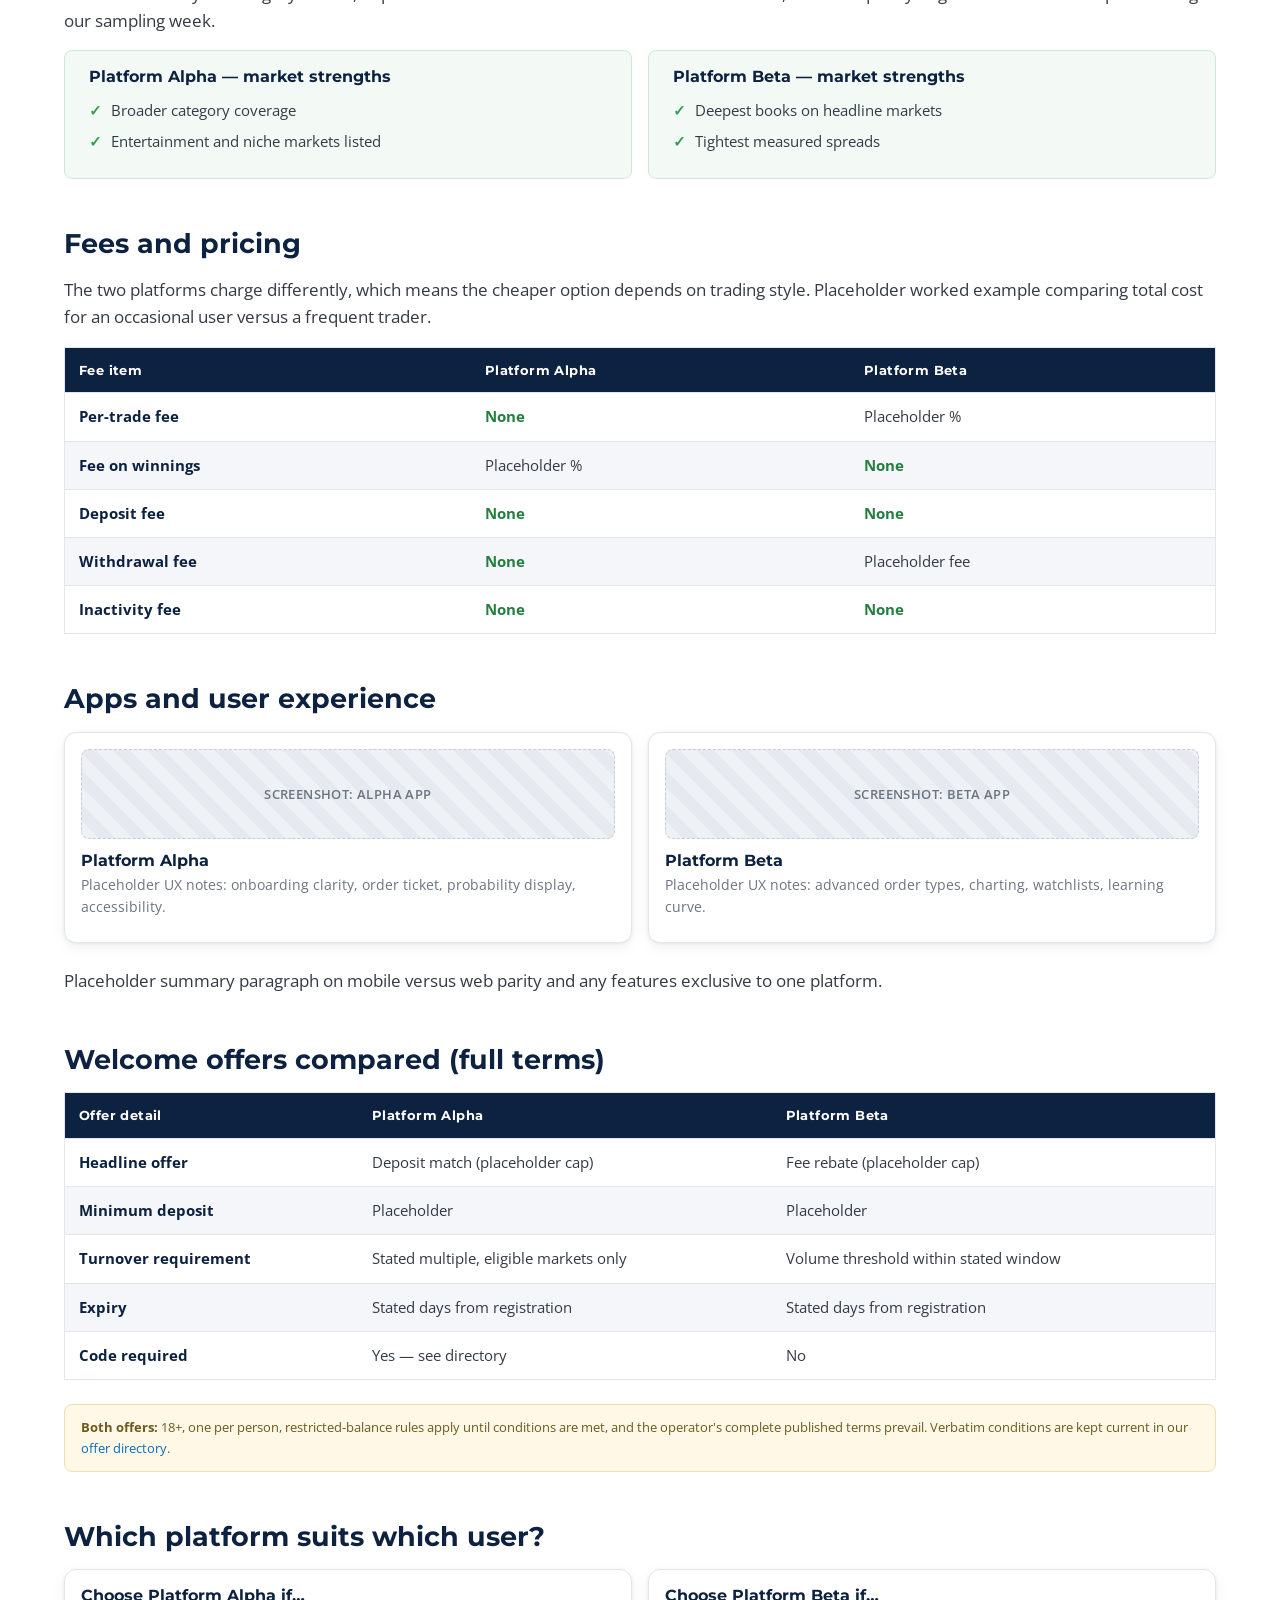
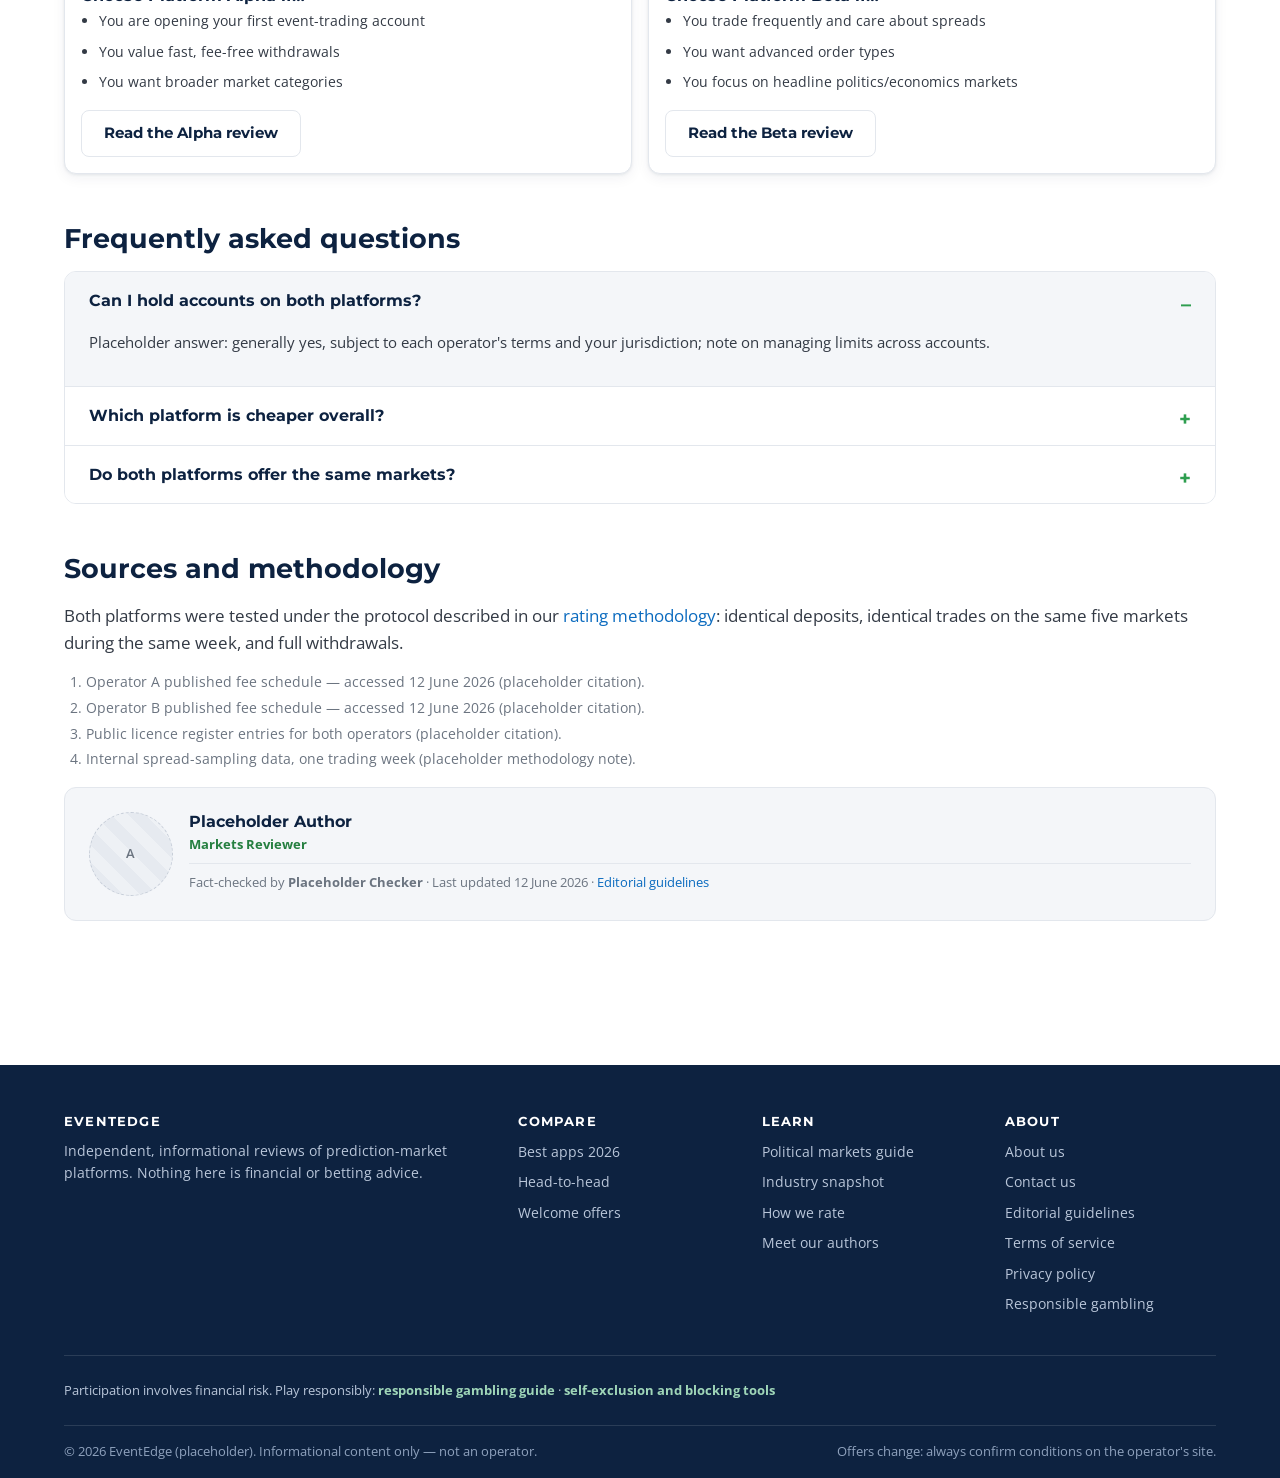
<file: head-to-head.html>
<!DOCTYPE html>
<html lang="en">
<head>
  <meta charset="utf-8">
  <meta name="viewport" content="width=device-width, initial-scale=1">
  <title>Platform A vs Platform B — Key Differences Compared</title>
  <link rel="stylesheet" href="./style.css">
</head>
<body>
<section class="page active" data-screen-label="Head-to-Head Comparison">

  <div class="utility-bar">
    <div class="container">
      <span>Independent comparison of event-trading platforms · Informational content only</span>
      <span>18+ · <a href="#footer-rg">Responsible gambling</a></span>
    </div>
  </div>

  <header class="site-header">
    <div class="container">
      <a class="logo" href="./index.html">Event<span class="logo-accent">Edge</span></a>
      <nav class="main-nav">
        <a class="has-drop" href="./index.html">Best Apps</a>
        <a href="./platform-review.html">Reviews</a>
        <a class="is-active" href="./head-to-head.html">Comparisons</a>
        <a href="./bonus-directory.html">Offers</a>
        <a class="has-drop" href="./politics-hub.html">Market Guides</a>
        <a href="./industry-snapshot.html">Industry Data</a>
        <a href="./how-we-rate.html">How We Rate</a>
        <a href="./about.html">About</a>
        <a href="./contact.html">Contact</a>
        <a href="./responsible-gambling.html">Responsible Gambling</a>
        <a href="./editorial-guidelines.html">Editorial Guidelines</a>
        <a href="./terms-of-service.html">Terms</a>
        <a href="./privacy-policy.html">Privacy</a>
      </nav>
      <button class="search-toggle" aria-label="Search">⌕</button>
    </div>
  </header>

  <div class="container">
    <nav class="breadcrumbs"><a href="./index.html">Home</a> › <a href="./head-to-head.html">Comparisons</a> › Platform A vs Platform B</nav>

    <div class="hero">
      <div class="kicker">Head-to-Head · Same Tests, Same Week</div>
      <h1>Platform A vs Platform B: Key Differences Compared</h1>
      <p class="lede">We ran identical test trades on both platforms in the same week — same markets, same stake sizes — and compared regulation, fees, liquidity and apps point by point. Neither platform is "better" outright; each wins for a different kind of user.</p>
      <div class="byline">
        <div class="ph avatar">A</div>
        <span>By <b>Placeholder Author</b>, Markets Reviewer</span>
        <span>Fact-checked by <b>Placeholder Checker</b></span>
        <span class="updated-stamp">Last updated: 12 June 2026</span>
      </div>
      <div class="disclosure-strip">ⓘ Affiliate disclosure: links to either platform may earn us a commission. Comparison criteria and data are identical for both. 18+ only.</div>
    </div>

    <div class="layout">
      <main>

        <h2 class="section-title" id="quick-table">Quick comparison table</h2>
        <div class="ph ph--wide" style="margin-bottom:16px">ILLUSTRATION: side-by-side columns (key: comparison-scales)</div>
        <div class="table-scroll">
          <table class="compare">
            <thead>
              <tr><th>Criterion</th><th>Platform Alpha</th><th>Platform Beta</th><th>Edge</th></tr>
            </thead>
            <tbody>
              <tr><td>Overall score</td><td>4.7/5</td><td>4.5/5</td><td class="cell-good">Alpha</td></tr>
              <tr><td>Regulation</td><td>Placeholder regulator</td><td>Placeholder regulator</td><td>Even</td></tr>
              <tr><td>Market categories</td><td>4 categories</td><td>3 categories</td><td class="cell-good">Alpha</td></tr>
              <tr><td>Measured spread</td><td>Narrow</td><td>Narrowest</td><td class="cell-good">Beta</td></tr>
              <tr><td>Fee model</td><td>On winnings</td><td>Per trade</td><td>Depends on usage</td></tr>
              <tr><td>Withdrawal (tested)</td><td>1–2 days</td><td>2–3 days</td><td class="cell-good">Alpha</td></tr>
              <tr><td>Best for</td><td>Beginners</td><td>Active traders</td><td>—</td></tr>
            </tbody>
          </table>
        </div>

        <h2 class="section-title" id="regulation">Regulation and trust</h2>
        <p>Placeholder paragraphs comparing each operator's supervising authority, licence references, fund-segregation arrangements and complaint history. Includes where each register entry can be verified.</p>
        <div class="callout callout-gold">
          <h4>Verification note</h4>
          <p style="margin:0">Both licence entries were checked against the public registers on the date above. Placeholder note on jurisdictional availability.</p>
        </div>

        <h2 class="section-title" id="markets">Markets and liquidity</h2>
        <p>Placeholder analysis: category counts, depth of order books on the five most-traded markets, and how quickly large orders moved the price during our sampling week.</p>
        <div class="pros-cons">
          <div class="pros">
            <h4>Platform Alpha — market strengths</h4>
            <ul>
              <li>Broader category coverage</li>
              <li>Entertainment and niche markets listed</li>
            </ul>
          </div>
          <div class="pros">
            <h4>Platform Beta — market strengths</h4>
            <ul>
              <li>Deepest books on headline markets</li>
              <li>Tightest measured spreads</li>
            </ul>
          </div>
        </div>

        <h2 class="section-title" id="fees">Fees and pricing</h2>
        <p>The two platforms charge differently, which means the cheaper option depends on trading style. Placeholder worked example comparing total cost for an occasional user versus a frequent trader.</p>
        <div class="table-scroll">
          <table class="compare">
            <thead>
              <tr><th>Fee item</th><th>Platform Alpha</th><th>Platform Beta</th></tr>
            </thead>
            <tbody>
              <tr><td>Per-trade fee</td><td class="cell-good">None</td><td>Placeholder %</td></tr>
              <tr><td>Fee on winnings</td><td>Placeholder %</td><td class="cell-good">None</td></tr>
              <tr><td>Deposit fee</td><td class="cell-good">None</td><td class="cell-good">None</td></tr>
              <tr><td>Withdrawal fee</td><td class="cell-good">None</td><td>Placeholder fee</td></tr>
              <tr><td>Inactivity fee</td><td class="cell-good">None</td><td class="cell-good">None</td></tr>
            </tbody>
          </table>
        </div>

        <h2 class="section-title" id="apps">Apps and user experience</h2>
        <div class="card-grid cols-2">
          <div class="cat-card">
            <div class="ph">SCREENSHOT: ALPHA APP</div>
            <h3>Platform Alpha</h3>
            <p>Placeholder UX notes: onboarding clarity, order ticket, probability display, accessibility.</p>
          </div>
          <div class="cat-card">
            <div class="ph">SCREENSHOT: BETA APP</div>
            <h3>Platform Beta</h3>
            <p>Placeholder UX notes: advanced order types, charting, watchlists, learning curve.</p>
          </div>
        </div>
        <p>Placeholder summary paragraph on mobile versus web parity and any features exclusive to one platform.</p>

        <h2 class="section-title" id="offers">Welcome offers compared (full terms)</h2>
        <div class="table-scroll">
          <table class="compare">
            <thead>
              <tr><th>Offer detail</th><th>Platform Alpha</th><th>Platform Beta</th></tr>
            </thead>
            <tbody>
              <tr><td>Headline offer</td><td>Deposit match (placeholder cap)</td><td>Fee rebate (placeholder cap)</td></tr>
              <tr><td>Minimum deposit</td><td>Placeholder</td><td>Placeholder</td></tr>
              <tr><td>Turnover requirement</td><td>Stated multiple, eligible markets only</td><td>Volume threshold within stated window</td></tr>
              <tr><td>Expiry</td><td>Stated days from registration</td><td>Stated days from registration</td></tr>
              <tr><td>Code required</td><td>Yes — see directory</td><td>No</td></tr>
            </tbody>
          </table>
        </div>
        <div class="terms-strip"><b>Both offers:</b> 18+, one per person, restricted-balance rules apply until conditions are met, and the operator's complete published terms prevail. Verbatim conditions are kept current in our <a href="./bonus-directory.html">offer directory</a>.</div>

        <h2 class="section-title" id="which-user">Which platform suits which user?</h2>
        <div class="card-grid cols-2">
          <div class="cat-card">
            <h3>Choose Platform Alpha if…</h3>
            <ul style="font-size:14px;padding-left:18px">
              <li>You are opening your first event-trading account</li>
              <li>You value fast, fee-free withdrawals</li>
              <li>You want broader market categories</li>
            </ul>
            <a class="btn btn-soft" href="./platform-review.html">Read the Alpha review</a>
          </div>
          <div class="cat-card">
            <h3>Choose Platform Beta if…</h3>
            <ul style="font-size:14px;padding-left:18px">
              <li>You trade frequently and care about spreads</li>
              <li>You want advanced order types</li>
              <li>You focus on headline politics/economics markets</li>
            </ul>
            <a class="btn btn-soft" href="./platform-review.html">Read the Beta review</a>
          </div>
        </div>

        <h2 class="section-title" id="faq">Frequently asked questions</h2>
        <div class="faq">
          <details open>
            <summary>Can I hold accounts on both platforms?</summary>
            <div class="faq-a"><p>Placeholder answer: generally yes, subject to each operator's terms and your jurisdiction; note on managing limits across accounts.</p></div>
          </details>
          <details>
            <summary>Which platform is cheaper overall?</summary>
            <div class="faq-a"><p>Placeholder answer referencing the worked fee example: it depends on trade frequency and average stake.</p></div>
          </details>
          <details>
            <summary>Do both platforms offer the same markets?</summary>
            <div class="faq-a"><p>Placeholder answer summarising category overlap and the exclusives on each side.</p></div>
          </details>
        </div>

        <h2 class="section-title" id="sources">Sources and methodology</h2>
        <p>Both platforms were tested under the protocol described in our <a href="./index.html#how-we-rate">rating methodology</a>: identical deposits, identical trades on the same five markets during the same week, and full withdrawals.</p>
        <ol class="sources">
          <li>Operator A published fee schedule — accessed 12 June 2026 (placeholder citation).</li>
          <li>Operator B published fee schedule — accessed 12 June 2026 (placeholder citation).</li>
          <li>Public licence register entries for both operators (placeholder citation).</li>
          <li>Internal spread-sampling data, one trading week (placeholder methodology note).</li>
        </ol>
        <div class="author-box">
          <div class="ph avatar">A</div>
          <div>
            <h4>Placeholder Author</h4>
            <div class="author-role">Markets Reviewer</div>
            <div class="fact-check-line">Fact-checked by <b>Placeholder Checker</b> · Last updated 12 June 2026 · <a href="./editorial-guidelines.html">Editorial guidelines</a></div>
          </div>
        </div>

      </main>

      <aside>
        <nav class="toc" aria-label="On this page">
          <h4>On this page</h4>
          <ol>
            <li><a href="#quick-table">Quick comparison</a></li>
            <li><a href="#regulation">Regulation &amp; trust</a></li>
            <li><a href="#markets">Markets &amp; liquidity</a></li>
            <li><a href="#fees">Fees &amp; pricing</a></li>
            <li><a href="#apps">Apps &amp; UX</a></li>
            <li><a href="#offers">Offers compared</a></li>
            <li><a href="#which-user">Which suits you?</a></li>
            <li><a href="#faq">FAQ</a></li>
            <li><a href="#sources">Sources</a></li>
          </ol>
        </nav>
      </aside>
    </div>
  </div>

  <footer class="site-footer">
    <div class="container">
      <div class="footer-cols">
        <div>
          <h4>EventEdge</h4>
          <p style="font-size:13.5px">Independent, informational reviews of prediction-market platforms. Nothing here is financial or betting advice.</p>
        </div>
        <div>
          <h4>Compare</h4>
          <ul>
            <li><a href="./index.html">Best apps 2026</a></li>
            <li><a href="./head-to-head.html">Head-to-head</a></li>
            <li><a href="./bonus-directory.html">Welcome offers</a></li>
          </ul>
        </div>
        <div>
          <h4>Learn</h4>
          <ul>
            <li><a href="./politics-hub.html">Political markets guide</a></li>
            <li><a href="./industry-snapshot.html">Industry snapshot</a></li>
            <li><a href="./how-we-rate.html">How we rate</a></li>
            <li><a href="./authors/author-profile.html">Meet our authors</a></li>
          </ul>
        </div>
        <div>
          <h4>About</h4>
          <ul>
            <li><a href="./about.html">About us</a></li>
            <li><a href="./contact.html">Contact us</a></li>
            <li><a href="./editorial-guidelines.html">Editorial guidelines</a></li>
            <li><a href="./terms-of-service.html">Terms of service</a></li>
            <li><a href="./privacy-policy.html">Privacy policy</a></li>
            <li><a href="./responsible-gambling.html">Responsible gambling</a></li>
          </ul>
        </div>
      </div>
      <div class="footer-rg" id="footer-rg">
        <span>Participation involves financial risk. Play responsibly: <a href="./responsible-gambling.html">responsible gambling guide</a> · <a href="./responsible-gambling.html#self-exclusion">self-exclusion and blocking tools</a></span>
      </div>
      <div class="footer-bottom">
        <span>© 2026 EventEdge (placeholder). Informational content only — not an operator.</span>
        <span>Offers change: always confirm conditions on the operator's site.</span>
      </div>
    </div>
  </footer>

</section>
</body>
</html>
</file>
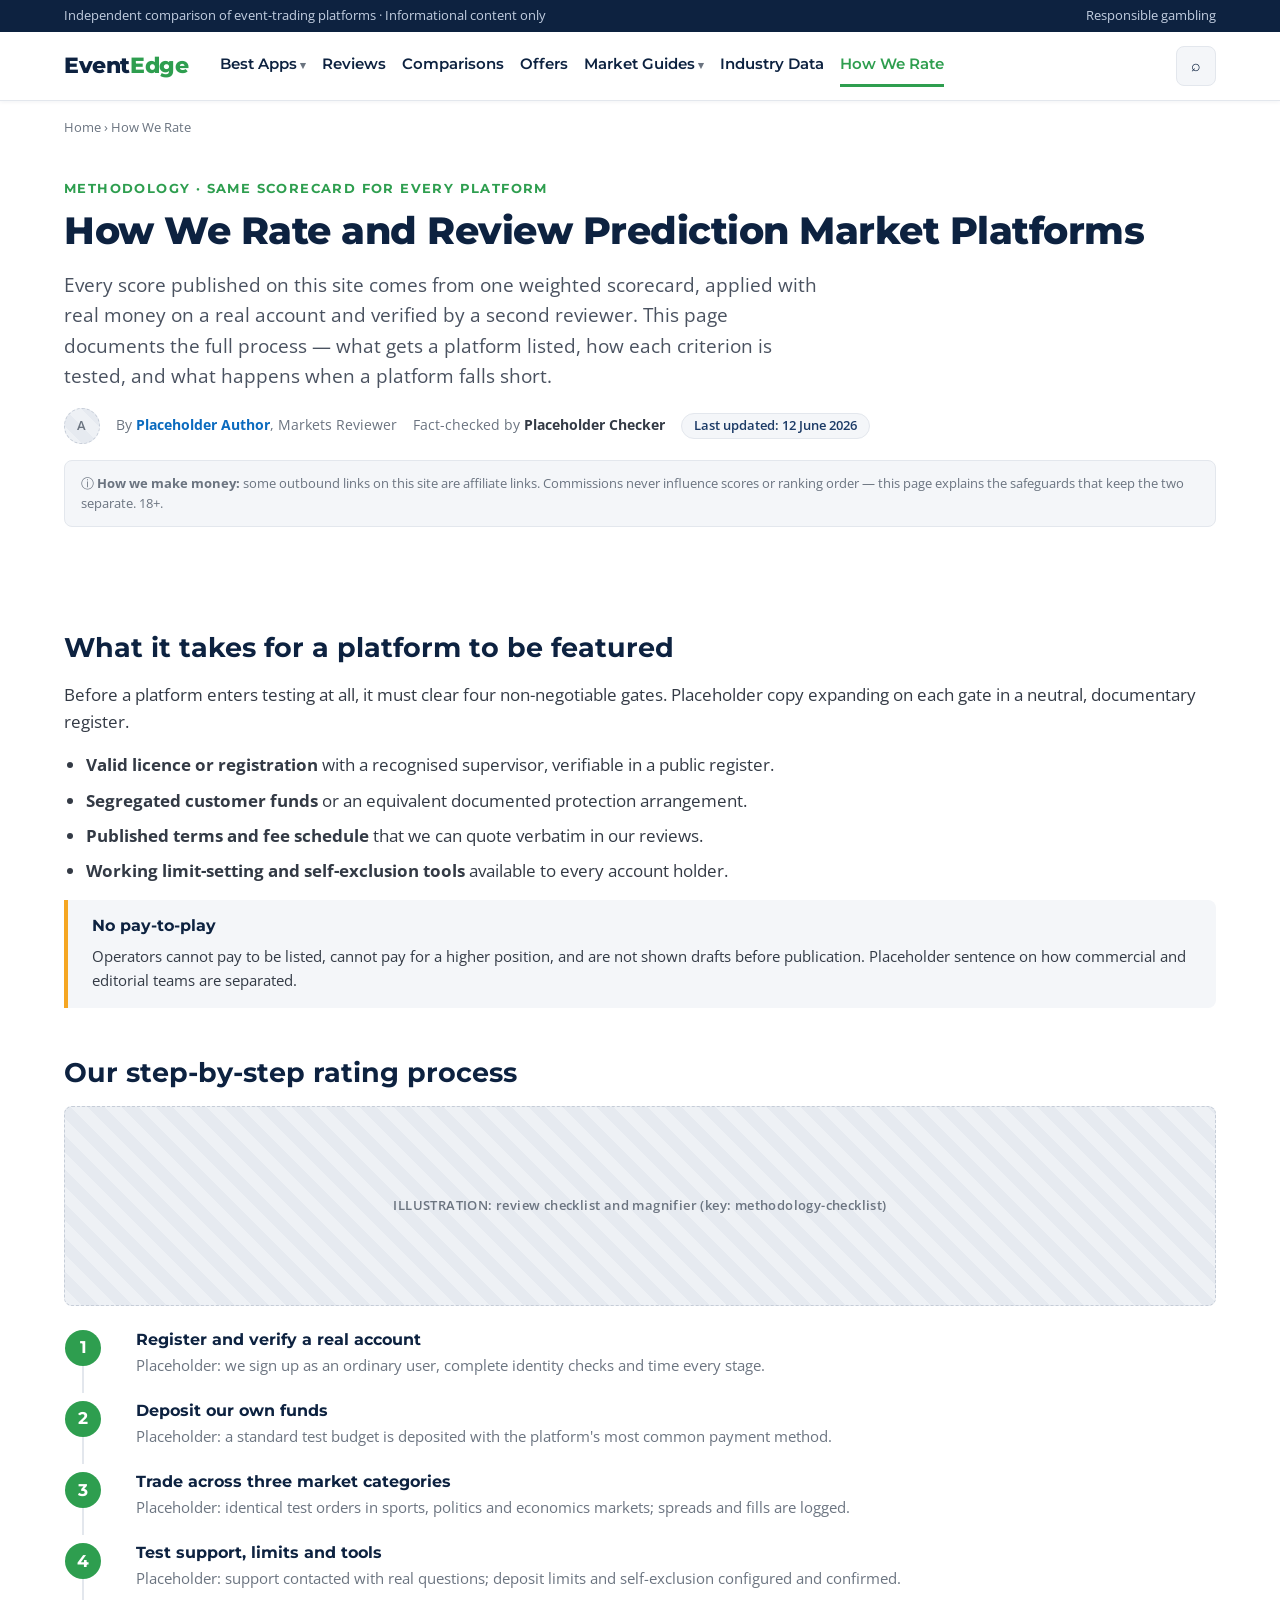
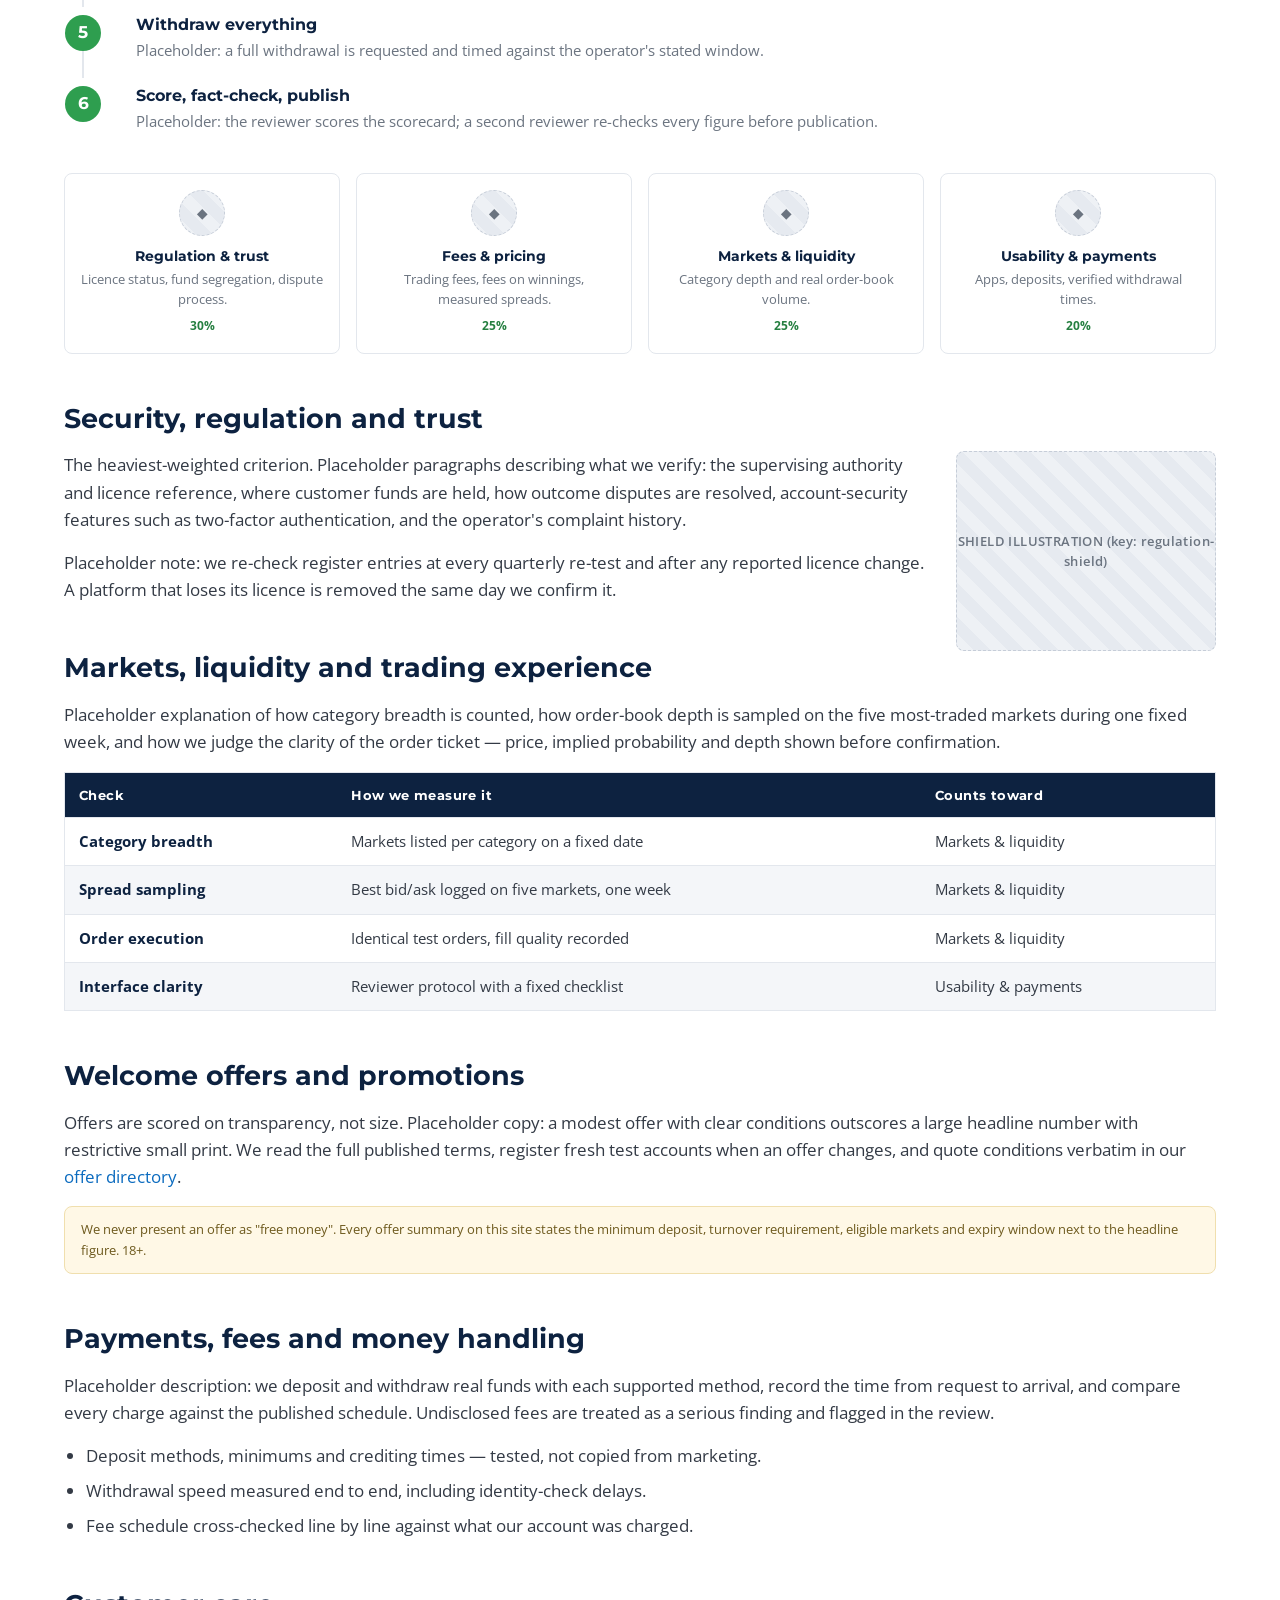
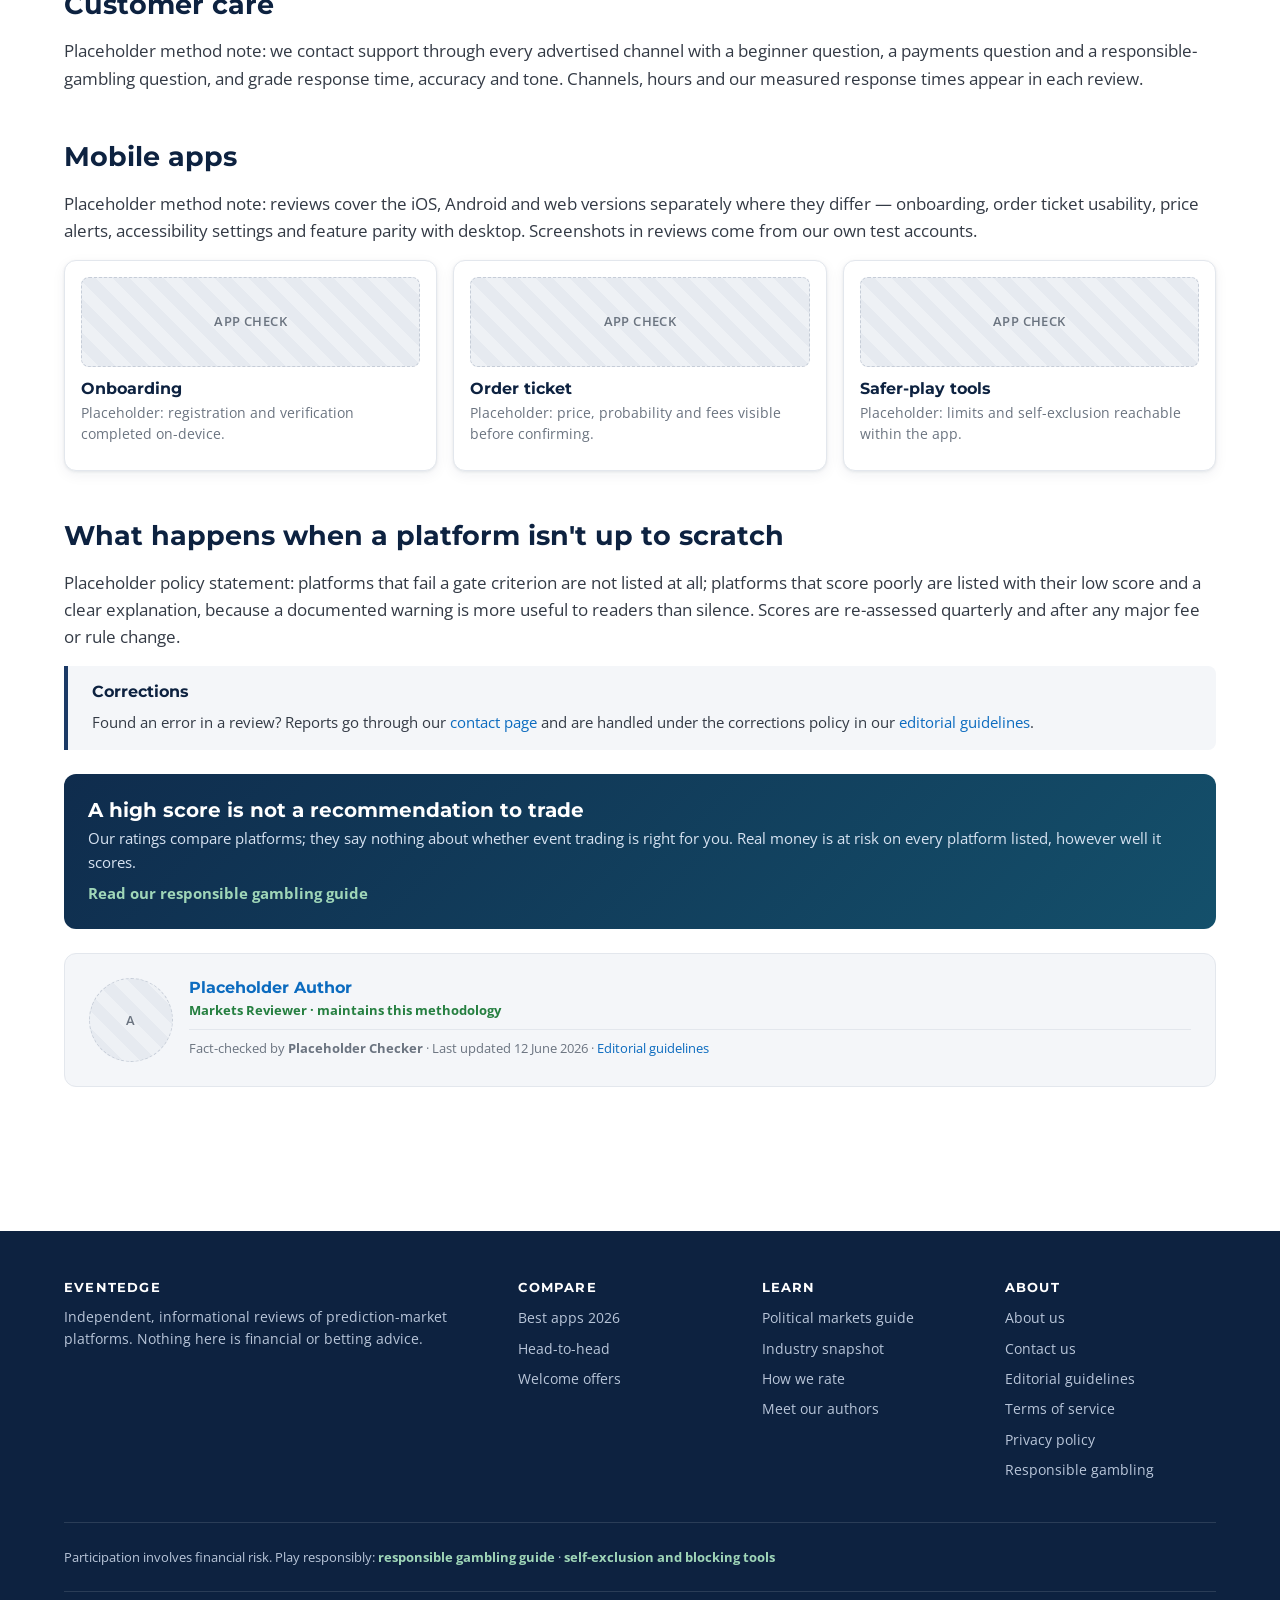
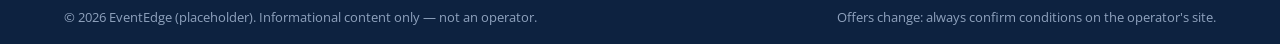
<file: how-we-rate.html>
<!DOCTYPE html>
<html lang="en">
<head>
  <meta charset="utf-8">
  <meta name="viewport" content="width=device-width, initial-scale=1">
  <title>How We Rate and Review Prediction Market Platforms</title>
  <link rel="stylesheet" href="./style.css">
</head>
<body>
<section class="page active" data-screen-label="How We Rate / Methodology">

  <div class="utility-bar">
    <div class="container">
      <span>Independent comparison of event-trading platforms · Informational content only</span>
      <span><a href="./responsible-gambling.html">Responsible gambling</a></span>
    </div>
  </div>

  <header class="site-header">
    <div class="container">
      <a class="logo" href="./index.html">Event<span class="logo-accent">Edge</span></a>
      <nav class="main-nav">
        <a class="has-drop" href="./index.html">Best Apps</a>
        <a href="./platform-review.html">Reviews</a>
        <a href="./head-to-head.html">Comparisons</a>
        <a href="./bonus-directory.html">Offers</a>
        <a class="has-drop" href="./politics-hub.html">Market Guides</a>
        <a href="./industry-snapshot.html">Industry Data</a>
        <a class="is-active" href="./how-we-rate.html">How We Rate</a>
        <a href="./about.html">About</a>
        <a href="./contact.html">Contact</a>
        <a href="./responsible-gambling.html">Responsible Gambling</a>
        <a href="./editorial-guidelines.html">Editorial Guidelines</a>
        <a href="./terms-of-service.html">Terms</a>
        <a href="./privacy-policy.html">Privacy</a>
      </nav>
      <button class="search-toggle" aria-label="Search">⌕</button>
    </div>
  </header>

  <div class="container">
    <nav class="breadcrumbs"><a href="./index.html">Home</a> › How We Rate</nav>

    <div class="hero">
      <div class="kicker">Methodology · Same Scorecard for Every Platform</div>
      <h1>How We Rate and Review Prediction Market Platforms</h1>
      <p class="lede">Every score published on this site comes from one weighted scorecard, applied with real money on a real account and verified by a second reviewer. This page documents the full process — what gets a platform listed, how each criterion is tested, and what happens when a platform falls short.</p>
      <div class="byline">
        <div class="ph avatar">A</div>
        <span>By <b><a href="./authors/author-profile.html">Placeholder Author</a></b>, Markets Reviewer</span>
        <span>Fact-checked by <b>Placeholder Checker</b></span>
        <span class="updated-stamp">Last updated: 12 June 2026</span>
      </div>
      <div class="disclosure-strip">ⓘ <b>How we make money:</b> some outbound links on this site are affiliate links. Commissions never influence scores or ranking order — this page explains the safeguards that keep the two separate. 18+.</div>
    </div>

    <div class="layout">
      <main>

        <h2 class="section-title" id="featured">What it takes for a platform to be featured</h2>
        <p>Before a platform enters testing at all, it must clear four non-negotiable gates. Placeholder copy expanding on each gate in a neutral, documentary register.</p>
        <ul>
          <li><b>Valid licence or registration</b> with a recognised supervisor, verifiable in a public register.</li>
          <li><b>Segregated customer funds</b> or an equivalent documented protection arrangement.</li>
          <li><b>Published terms and fee schedule</b> that we can quote verbatim in our reviews.</li>
          <li><b>Working limit-setting and self-exclusion tools</b> available to every account holder.</li>
        </ul>
        <div class="callout callout-gold">
          <h4>No pay-to-play</h4>
          <p style="margin:0">Operators cannot pay to be listed, cannot pay for a higher position, and are not shown drafts before publication. Placeholder sentence on how commercial and editorial teams are separated.</p>
        </div>

        <h2 class="section-title" id="process">Our step-by-step rating process</h2>
        <div class="ph ph--wide">ILLUSTRATION: review checklist and magnifier (key: methodology-checklist)</div>
        <ol class="steps" style="margin-top:24px">
          <li>
            <h4>Register and verify a real account</h4>
            <p>Placeholder: we sign up as an ordinary user, complete identity checks and time every stage.</p>
          </li>
          <li>
            <h4>Deposit our own funds</h4>
            <p>Placeholder: a standard test budget is deposited with the platform's most common payment method.</p>
          </li>
          <li>
            <h4>Trade across three market categories</h4>
            <p>Placeholder: identical test orders in sports, politics and economics markets; spreads and fills are logged.</p>
          </li>
          <li>
            <h4>Test support, limits and tools</h4>
            <p>Placeholder: support contacted with real questions; deposit limits and self-exclusion configured and confirmed.</p>
          </li>
          <li>
            <h4>Withdraw everything</h4>
            <p>Placeholder: a full withdrawal is requested and timed against the operator's stated window.</p>
          </li>
          <li>
            <h4>Score, fact-check, publish</h4>
            <p>Placeholder: the reviewer scores the scorecard; a second reviewer re-checks every figure before publication.</p>
          </li>
        </ol>
        <div class="method-grid">
          <div class="method-item">
            <div class="ph method-icon">◆</div>
            <h4>Regulation &amp; trust</h4>
            <p>Licence status, fund segregation, dispute process.</p>
            <span class="method-weight">30%</span>
          </div>
          <div class="method-item">
            <div class="ph method-icon">◆</div>
            <h4>Fees &amp; pricing</h4>
            <p>Trading fees, fees on winnings, measured spreads.</p>
            <span class="method-weight">25%</span>
          </div>
          <div class="method-item">
            <div class="ph method-icon">◆</div>
            <h4>Markets &amp; liquidity</h4>
            <p>Category depth and real order-book volume.</p>
            <span class="method-weight">25%</span>
          </div>
          <div class="method-item">
            <div class="ph method-icon">◆</div>
            <h4>Usability &amp; payments</h4>
            <p>Apps, deposits, verified withdrawal times.</p>
            <span class="method-weight">20%</span>
          </div>
        </div>

        <h2 class="section-title" id="security">Security, regulation and trust</h2>
        <div class="ph ph--wide" style="float:right;width:260px;margin:0 0 16px 24px">SHIELD ILLUSTRATION (key: regulation-shield)</div>
        <p>The heaviest-weighted criterion. Placeholder paragraphs describing what we verify: the supervising authority and licence reference, where customer funds are held, how outcome disputes are resolved, account-security features such as two-factor authentication, and the operator's complaint history.</p>
        <p>Placeholder note: we re-check register entries at every quarterly re-test and after any reported licence change. A platform that loses its licence is removed the same day we confirm it.</p>

        <h2 class="section-title" id="markets">Markets, liquidity and trading experience</h2>
        <p>Placeholder explanation of how category breadth is counted, how order-book depth is sampled on the five most-traded markets during one fixed week, and how we judge the clarity of the order ticket — price, implied probability and depth shown before confirmation.</p>
        <div class="table-scroll">
          <table class="compare">
            <thead>
              <tr><th>Check</th><th>How we measure it</th><th>Counts toward</th></tr>
            </thead>
            <tbody>
              <tr><td>Category breadth</td><td>Markets listed per category on a fixed date</td><td>Markets &amp; liquidity</td></tr>
              <tr><td>Spread sampling</td><td>Best bid/ask logged on five markets, one week</td><td>Markets &amp; liquidity</td></tr>
              <tr><td>Order execution</td><td>Identical test orders, fill quality recorded</td><td>Markets &amp; liquidity</td></tr>
              <tr><td>Interface clarity</td><td>Reviewer protocol with a fixed checklist</td><td>Usability &amp; payments</td></tr>
            </tbody>
          </table>
        </div>

        <h2 class="section-title" id="offers">Welcome offers and promotions</h2>
        <p>Offers are scored on transparency, not size. Placeholder copy: a modest offer with clear conditions outscores a large headline number with restrictive small print. We read the full published terms, register fresh test accounts when an offer changes, and quote conditions verbatim in our <a href="./bonus-directory.html">offer directory</a>.</p>
        <div class="terms-strip">We never present an offer as "free money". Every offer summary on this site states the minimum deposit, turnover requirement, eligible markets and expiry window next to the headline figure. 18+.</div>

        <h2 class="section-title" id="payments">Payments, fees and money handling</h2>
        <p>Placeholder description: we deposit and withdraw real funds with each supported method, record the time from request to arrival, and compare every charge against the published schedule. Undisclosed fees are treated as a serious finding and flagged in the review.</p>
        <ul>
          <li>Deposit methods, minimums and crediting times — tested, not copied from marketing.</li>
          <li>Withdrawal speed measured end to end, including identity-check delays.</li>
          <li>Fee schedule cross-checked line by line against what our account was charged.</li>
        </ul>

        <h2 class="section-title" id="support">Customer care</h2>
        <p>Placeholder method note: we contact support through every advertised channel with a beginner question, a payments question and a responsible-gambling question, and grade response time, accuracy and tone. Channels, hours and our measured response times appear in each review.</p>

        <h2 class="section-title" id="apps">Mobile apps</h2>
        <p>Placeholder method note: reviews cover the iOS, Android and web versions separately where they differ — onboarding, order ticket usability, price alerts, accessibility settings and feature parity with desktop. Screenshots in reviews come from our own test accounts.</p>
        <div class="card-grid cols-3">
          <div class="cat-card">
            <div class="ph">APP CHECK</div>
            <h3>Onboarding</h3>
            <p>Placeholder: registration and verification completed on-device.</p>
          </div>
          <div class="cat-card">
            <div class="ph">APP CHECK</div>
            <h3>Order ticket</h3>
            <p>Placeholder: price, probability and fees visible before confirming.</p>
          </div>
          <div class="cat-card">
            <div class="ph">APP CHECK</div>
            <h3>Safer-play tools</h3>
            <p>Placeholder: limits and self-exclusion reachable within the app.</p>
          </div>
        </div>

        <h2 class="section-title" id="not-up-to-scratch">What happens when a platform isn't up to scratch</h2>
        <p>Placeholder policy statement: platforms that fail a gate criterion are not listed at all; platforms that score poorly are listed with their low score and a clear explanation, because a documented warning is more useful to readers than silence. Scores are re-assessed quarterly and after any major fee or rule change.</p>
        <div class="callout">
          <h4>Corrections</h4>
          <p style="margin:0">Found an error in a review? Reports go through our <a href="./contact.html">contact page</a> and are handled under the corrections policy in our <a href="./editorial-guidelines.html">editorial guidelines</a>.</p>
        </div>
        <div class="rg-band">
          <div>
            <h3>A high score is not a recommendation to trade</h3>
            <p style="margin:0 0 8px">Our ratings compare platforms; they say nothing about whether event trading is right for you. Real money is at risk on every platform listed, however well it scores.</p>
            <p style="margin:0"><a href="./responsible-gambling.html">Read our responsible gambling guide</a></p>
          </div>
        </div>
        <div class="author-box">
          <div class="ph avatar">A</div>
          <div>
            <h4><a href="./authors/author-profile.html">Placeholder Author</a></h4>
            <div class="author-role">Markets Reviewer · maintains this methodology</div>
            <div class="fact-check-line">Fact-checked by <b>Placeholder Checker</b> · Last updated 12 June 2026 · <a href="./editorial-guidelines.html">Editorial guidelines</a></div>
          </div>
        </div>

      </main>

      <aside>
        <nav class="toc" aria-label="On this page">
          <h4>On this page</h4>
          <ol>
            <li><a href="#featured">What gets a platform listed</a></li>
            <li><a href="#process">Step-by-step process</a></li>
            <li><a href="#security">Security &amp; regulation</a></li>
            <li><a href="#markets">Markets &amp; liquidity</a></li>
            <li><a href="#offers">Offers &amp; promotions</a></li>
            <li><a href="#payments">Payments &amp; fees</a></li>
            <li><a href="#support">Customer care</a></li>
            <li><a href="#apps">Mobile apps</a></li>
            <li><a href="#not-up-to-scratch">When platforms fall short</a></li>
          </ol>
        </nav>
      </aside>
    </div>
  </div>

  <footer class="site-footer">
    <div class="container">
      <div class="footer-cols">
        <div>
          <h4>EventEdge</h4>
          <p style="font-size:13.5px">Independent, informational reviews of prediction-market platforms. Nothing here is financial or betting advice.</p>
        </div>
        <div>
          <h4>Compare</h4>
          <ul>
            <li><a href="./index.html">Best apps 2026</a></li>
            <li><a href="./head-to-head.html">Head-to-head</a></li>
            <li><a href="./bonus-directory.html">Welcome offers</a></li>
          </ul>
        </div>
        <div>
          <h4>Learn</h4>
          <ul>
            <li><a href="./politics-hub.html">Political markets guide</a></li>
            <li><a href="./industry-snapshot.html">Industry snapshot</a></li>
            <li><a href="./how-we-rate.html">How we rate</a></li>
            <li><a href="./authors/author-profile.html">Meet our authors</a></li>
          </ul>
        </div>
        <div>
          <h4>About</h4>
          <ul>
            <li><a href="./about.html">About us</a></li>
            <li><a href="./contact.html">Contact us</a></li>
            <li><a href="./editorial-guidelines.html">Editorial guidelines</a></li>
            <li><a href="./terms-of-service.html">Terms of service</a></li>
            <li><a href="./privacy-policy.html">Privacy policy</a></li>
            <li><a href="./responsible-gambling.html">Responsible gambling</a></li>
          </ul>
        </div>
      </div>
      <div class="footer-rg">
        <span>Participation involves financial risk. Play responsibly: <a href="./responsible-gambling.html">responsible gambling guide</a> · <a href="./responsible-gambling.html#self-exclusion">self-exclusion and blocking tools</a></span>
      </div>
      <div class="footer-bottom">
        <span>© 2026 EventEdge (placeholder). Informational content only — not an operator.</span>
        <span>Offers change: always confirm conditions on the operator's site.</span>
      </div>
    </div>
  </footer>

</section>
</body>
</html>
</file>
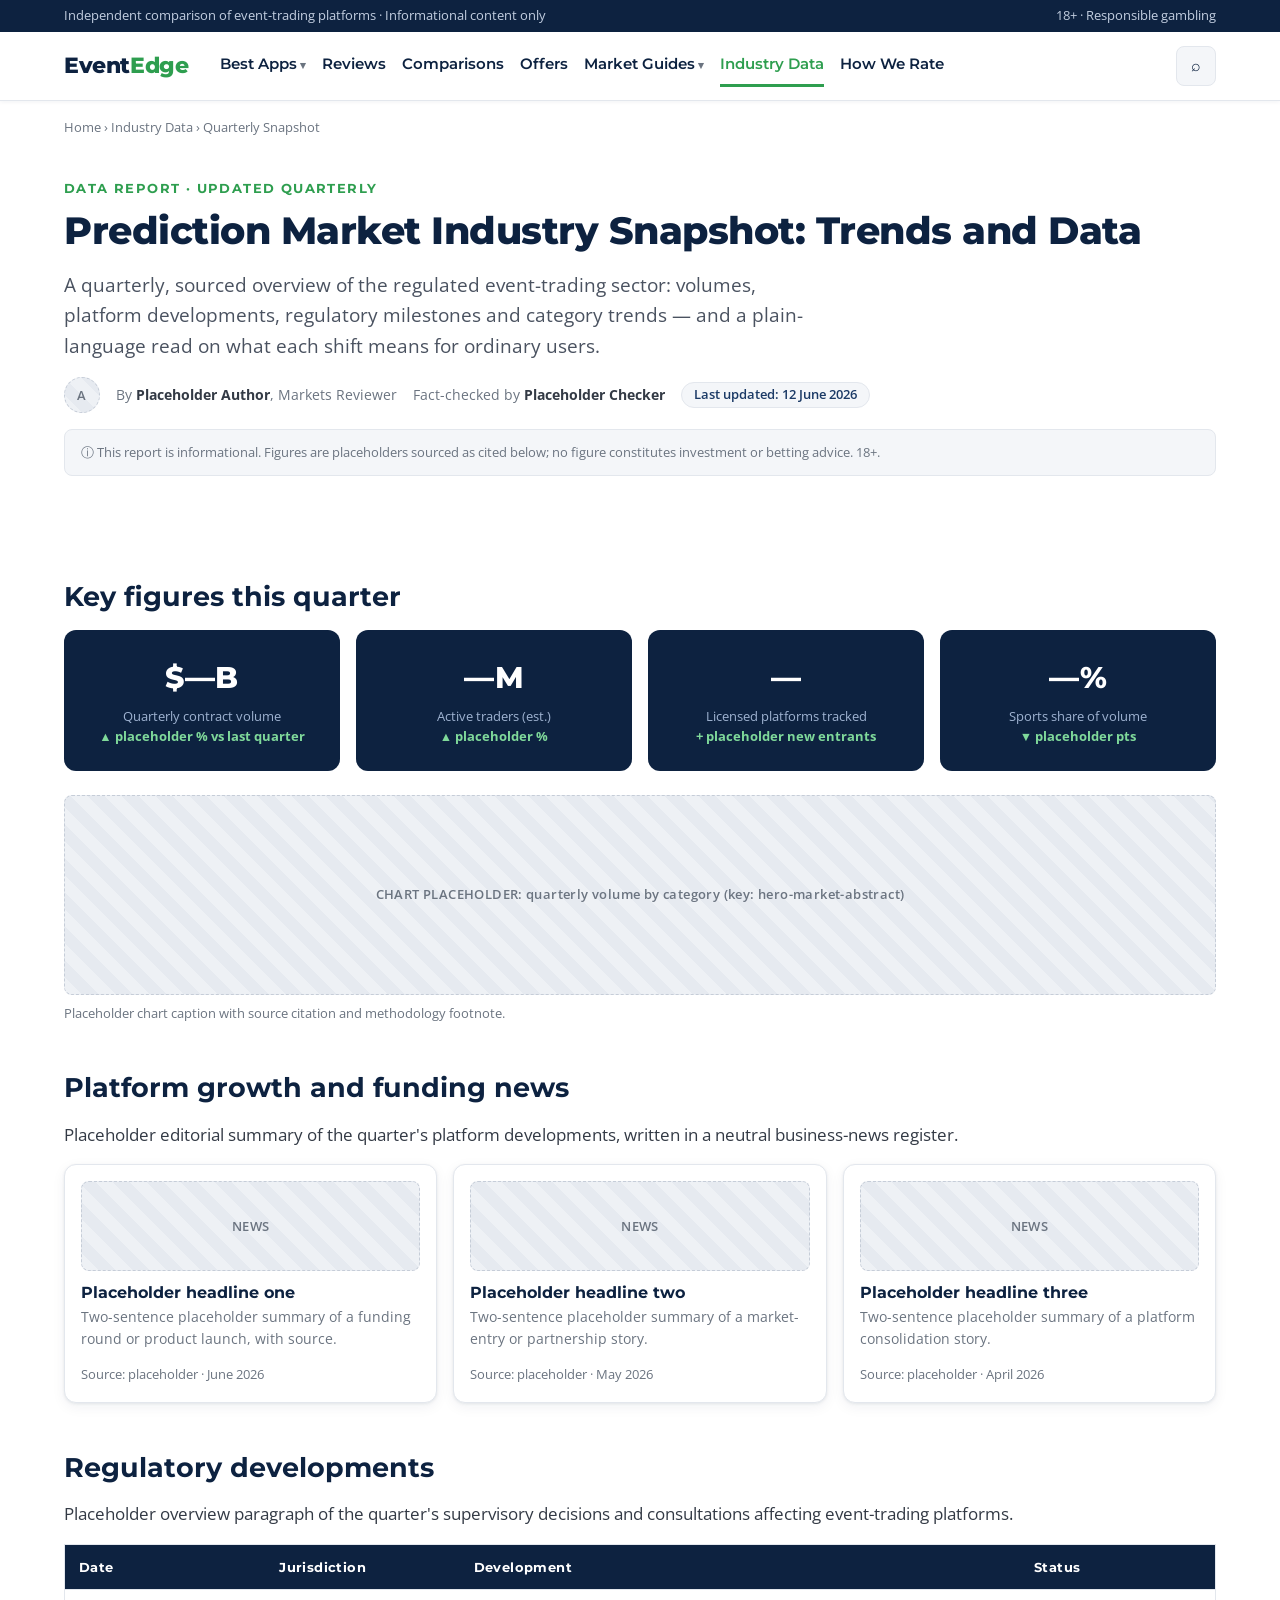
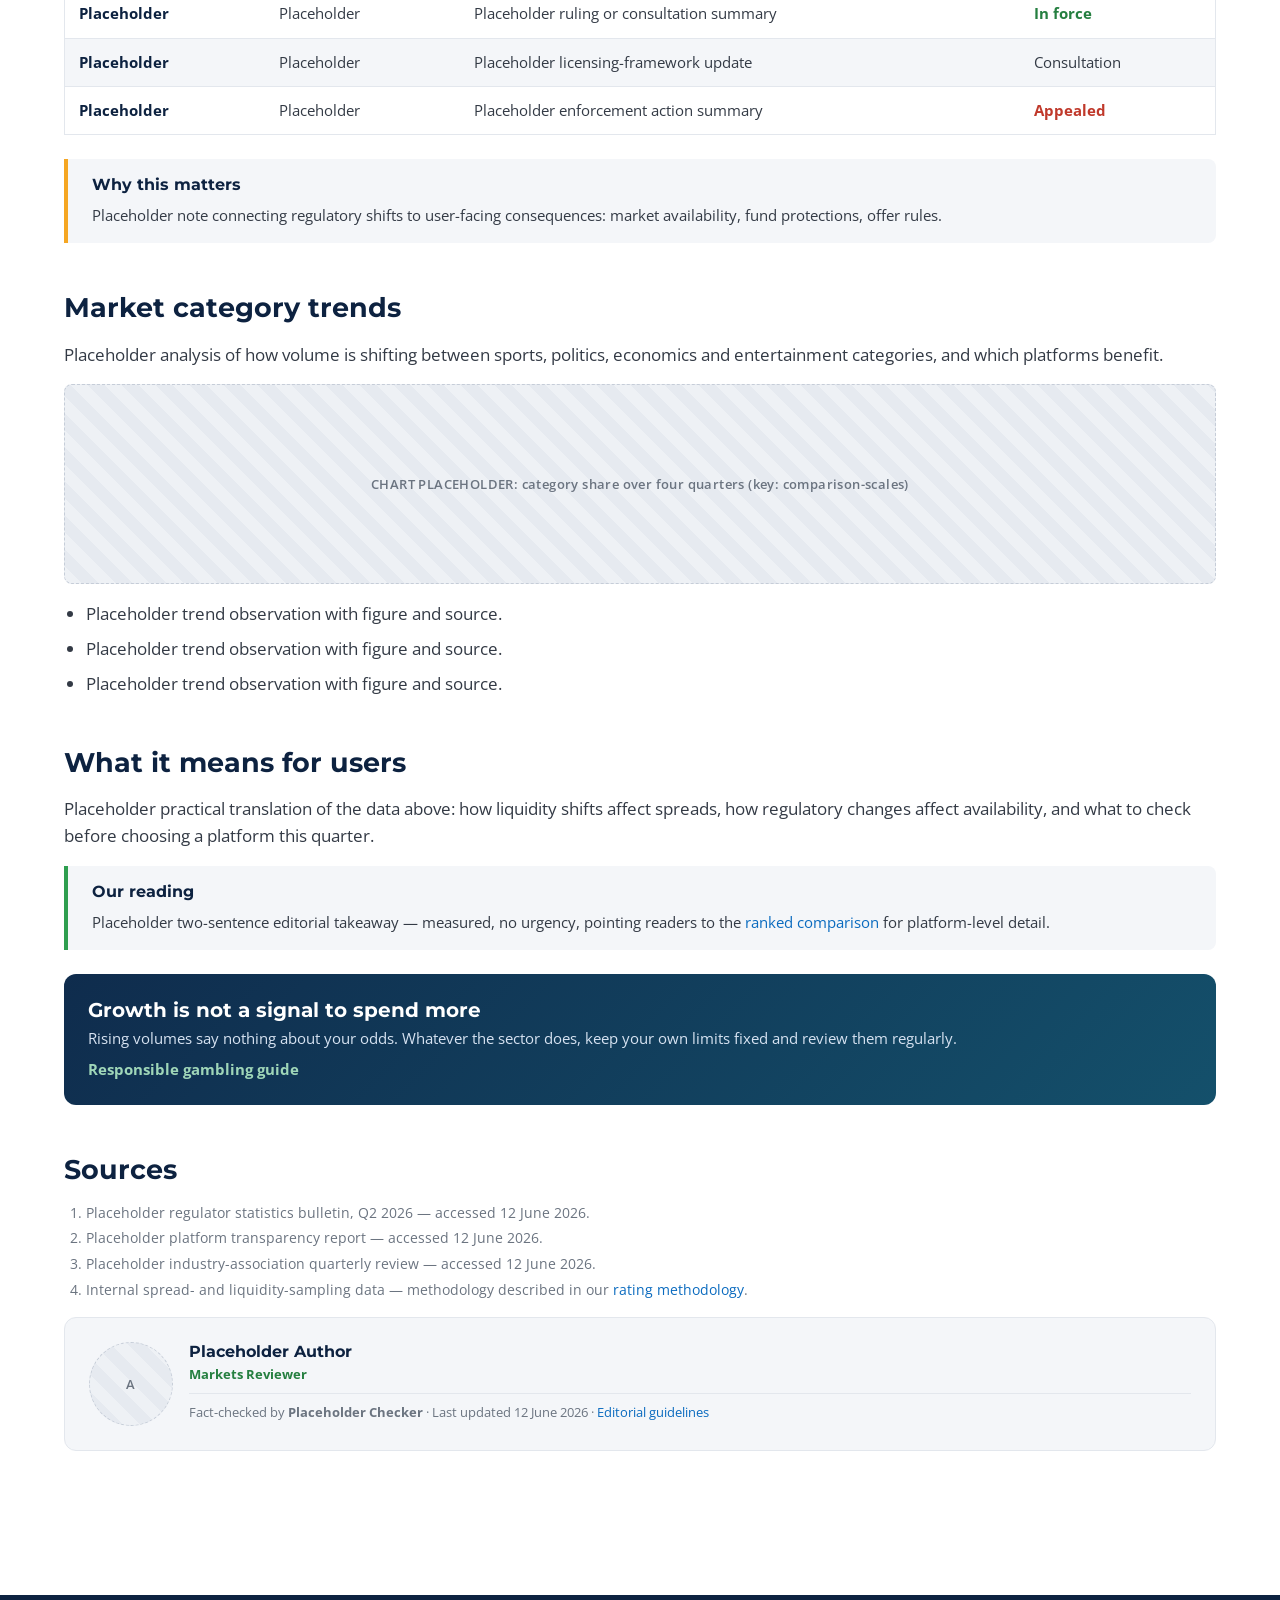
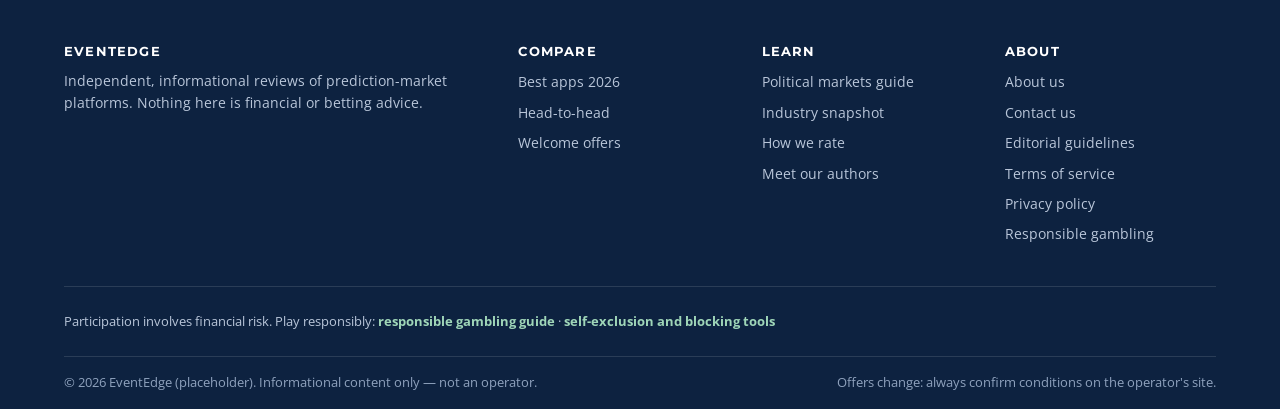
<file: industry-snapshot.html>
<!DOCTYPE html>
<html lang="en">
<head>
  <meta charset="utf-8">
  <meta name="viewport" content="width=device-width, initial-scale=1">
  <title>Prediction Market Industry Snapshot — Trends and Data</title>
  <link rel="stylesheet" href="./style.css">
</head>
<body>
<section class="page active" data-screen-label="Industry Snapshot">

  <div class="utility-bar">
    <div class="container">
      <span>Independent comparison of event-trading platforms · Informational content only</span>
      <span>18+ · <a href="#footer-rg">Responsible gambling</a></span>
    </div>
  </div>

  <header class="site-header">
    <div class="container">
      <a class="logo" href="./index.html">Event<span class="logo-accent">Edge</span></a>
      <nav class="main-nav">
        <a class="has-drop" href="./index.html">Best Apps</a>
        <a href="./platform-review.html">Reviews</a>
        <a href="./head-to-head.html">Comparisons</a>
        <a href="./bonus-directory.html">Offers</a>
        <a class="has-drop" href="./politics-hub.html">Market Guides</a>
        <a class="is-active" href="./industry-snapshot.html">Industry Data</a>
        <a href="./how-we-rate.html">How We Rate</a>
        <a href="./about.html">About</a>
        <a href="./contact.html">Contact</a>
        <a href="./responsible-gambling.html">Responsible Gambling</a>
        <a href="./editorial-guidelines.html">Editorial Guidelines</a>
        <a href="./terms-of-service.html">Terms</a>
        <a href="./privacy-policy.html">Privacy</a>
      </nav>
      <button class="search-toggle" aria-label="Search">⌕</button>
    </div>
  </header>

  <div class="container">
    <nav class="breadcrumbs"><a href="./index.html">Home</a> › Industry Data › Quarterly Snapshot</nav>

    <div class="hero">
      <div class="kicker">Data Report · Updated Quarterly</div>
      <h1>Prediction Market Industry Snapshot: Trends and Data</h1>
      <p class="lede">A quarterly, sourced overview of the regulated event-trading sector: volumes, platform developments, regulatory milestones and category trends — and a plain-language read on what each shift means for ordinary users.</p>
      <div class="byline">
        <div class="ph avatar">A</div>
        <span>By <b>Placeholder Author</b>, Markets Reviewer</span>
        <span>Fact-checked by <b>Placeholder Checker</b></span>
        <span class="updated-stamp">Last updated: 12 June 2026</span>
      </div>
      <div class="disclosure-strip">ⓘ This report is informational. Figures are placeholders sourced as cited below; no figure constitutes investment or betting advice. 18+.</div>
    </div>

    <div class="layout">
      <main>

        <h2 class="section-title" id="key-figures">Key figures this quarter</h2>
        <div class="stat-grid">
          <div class="stat-tile">
            <div class="stat-value">$—B</div>
            <div class="stat-label">Quarterly contract volume</div>
            <div class="stat-delta">▲ placeholder % vs last quarter</div>
          </div>
          <div class="stat-tile">
            <div class="stat-value">—M</div>
            <div class="stat-label">Active traders (est.)</div>
            <div class="stat-delta">▲ placeholder %</div>
          </div>
          <div class="stat-tile">
            <div class="stat-value">—</div>
            <div class="stat-label">Licensed platforms tracked</div>
            <div class="stat-delta">+ placeholder new entrants</div>
          </div>
          <div class="stat-tile">
            <div class="stat-value">—%</div>
            <div class="stat-label">Sports share of volume</div>
            <div class="stat-delta">▼ placeholder pts</div>
          </div>
        </div>
        <div class="ph ph--wide">CHART PLACEHOLDER: quarterly volume by category (key: hero-market-abstract)</div>
        <p class="small" style="margin-top:8px">Placeholder chart caption with source citation and methodology footnote.</p>

        <h2 class="section-title" id="growth">Platform growth and funding news</h2>
        <p>Placeholder editorial summary of the quarter's platform developments, written in a neutral business-news register.</p>
        <div class="card-grid cols-3">
          <div class="cat-card">
            <div class="ph">NEWS</div>
            <h3>Placeholder headline one</h3>
            <p>Two-sentence placeholder summary of a funding round or product launch, with source.</p>
            <span class="small">Source: placeholder · June 2026</span>
          </div>
          <div class="cat-card">
            <div class="ph">NEWS</div>
            <h3>Placeholder headline two</h3>
            <p>Two-sentence placeholder summary of a market-entry or partnership story.</p>
            <span class="small">Source: placeholder · May 2026</span>
          </div>
          <div class="cat-card">
            <div class="ph">NEWS</div>
            <h3>Placeholder headline three</h3>
            <p>Two-sentence placeholder summary of a platform consolidation story.</p>
            <span class="small">Source: placeholder · April 2026</span>
          </div>
        </div>

        <h2 class="section-title" id="regulatory">Regulatory developments</h2>
        <p>Placeholder overview paragraph of the quarter's supervisory decisions and consultations affecting event-trading platforms.</p>
        <div class="table-scroll">
          <table class="compare">
            <thead>
              <tr><th>Date</th><th>Jurisdiction</th><th>Development</th><th>Status</th></tr>
            </thead>
            <tbody>
              <tr><td>Placeholder</td><td>Placeholder</td><td>Placeholder ruling or consultation summary</td><td class="cell-good">In force</td></tr>
              <tr><td>Placeholder</td><td>Placeholder</td><td>Placeholder licensing-framework update</td><td>Consultation</td></tr>
              <tr><td>Placeholder</td><td>Placeholder</td><td>Placeholder enforcement action summary</td><td class="cell-bad">Appealed</td></tr>
            </tbody>
          </table>
        </div>
        <div class="callout callout-gold">
          <h4>Why this matters</h4>
          <p style="margin:0">Placeholder note connecting regulatory shifts to user-facing consequences: market availability, fund protections, offer rules.</p>
        </div>

        <h2 class="section-title" id="trends">Market category trends</h2>
        <p>Placeholder analysis of how volume is shifting between sports, politics, economics and entertainment categories, and which platforms benefit.</p>
        <div class="ph ph--wide">CHART PLACEHOLDER: category share over four quarters (key: comparison-scales)</div>
        <ul style="margin-top:16px">
          <li>Placeholder trend observation with figure and source.</li>
          <li>Placeholder trend observation with figure and source.</li>
          <li>Placeholder trend observation with figure and source.</li>
        </ul>

        <h2 class="section-title" id="meaning">What it means for users</h2>
        <p>Placeholder practical translation of the data above: how liquidity shifts affect spreads, how regulatory changes affect availability, and what to check before choosing a platform this quarter.</p>
        <div class="callout callout-green">
          <h4>Our reading</h4>
          <p style="margin:0">Placeholder two-sentence editorial takeaway — measured, no urgency, pointing readers to the <a href="./index.html">ranked comparison</a> for platform-level detail.</p>
        </div>
        <div class="rg-band">
          <div>
            <h3>Growth is not a signal to spend more</h3>
            <p style="margin:0 0 8px">Rising volumes say nothing about your odds. Whatever the sector does, keep your own limits fixed and review them regularly.</p>
            <p style="margin:0"><a href="./responsible-gambling.html">Responsible gambling guide</a></p>
          </div>
        </div>

        <h2 class="section-title" id="sources">Sources</h2>
        <ol class="sources">
          <li>Placeholder regulator statistics bulletin, Q2 2026 — accessed 12 June 2026.</li>
          <li>Placeholder platform transparency report — accessed 12 June 2026.</li>
          <li>Placeholder industry-association quarterly review — accessed 12 June 2026.</li>
          <li>Internal spread- and liquidity-sampling data — methodology described in our <a href="./index.html#how-we-rate">rating methodology</a>.</li>
        </ol>
        <div class="author-box">
          <div class="ph avatar">A</div>
          <div>
            <h4>Placeholder Author</h4>
            <div class="author-role">Markets Reviewer</div>
            <div class="fact-check-line">Fact-checked by <b>Placeholder Checker</b> · Last updated 12 June 2026 · <a href="./editorial-guidelines.html">Editorial guidelines</a></div>
          </div>
        </div>

      </main>

      <aside>
        <nav class="toc" aria-label="On this page">
          <h4>On this page</h4>
          <ol>
            <li><a href="#key-figures">Key figures</a></li>
            <li><a href="#growth">Growth &amp; funding</a></li>
            <li><a href="#regulatory">Regulatory developments</a></li>
            <li><a href="#trends">Category trends</a></li>
            <li><a href="#meaning">What it means for users</a></li>
            <li><a href="#sources">Sources</a></li>
          </ol>
        </nav>
      </aside>
    </div>
  </div>

  <footer class="site-footer">
    <div class="container">
      <div class="footer-cols">
        <div>
          <h4>EventEdge</h4>
          <p style="font-size:13.5px">Independent, informational reviews of prediction-market platforms. Nothing here is financial or betting advice.</p>
        </div>
        <div>
          <h4>Compare</h4>
          <ul>
            <li><a href="./index.html">Best apps 2026</a></li>
            <li><a href="./head-to-head.html">Head-to-head</a></li>
            <li><a href="./bonus-directory.html">Welcome offers</a></li>
          </ul>
        </div>
        <div>
          <h4>Learn</h4>
          <ul>
            <li><a href="./politics-hub.html">Political markets guide</a></li>
            <li><a href="./industry-snapshot.html">Industry snapshot</a></li>
            <li><a href="./how-we-rate.html">How we rate</a></li>
            <li><a href="./authors/author-profile.html">Meet our authors</a></li>
          </ul>
        </div>
        <div>
          <h4>About</h4>
          <ul>
            <li><a href="./about.html">About us</a></li>
            <li><a href="./contact.html">Contact us</a></li>
            <li><a href="./editorial-guidelines.html">Editorial guidelines</a></li>
            <li><a href="./terms-of-service.html">Terms of service</a></li>
            <li><a href="./privacy-policy.html">Privacy policy</a></li>
            <li><a href="./responsible-gambling.html">Responsible gambling</a></li>
          </ul>
        </div>
      </div>
      <div class="footer-rg" id="footer-rg">
        <span>Participation involves financial risk. Play responsibly: <a href="./responsible-gambling.html">responsible gambling guide</a> · <a href="./responsible-gambling.html#self-exclusion">self-exclusion and blocking tools</a></span>
      </div>
      <div class="footer-bottom">
        <span>© 2026 EventEdge (placeholder). Informational content only — not an operator.</span>
        <span>Offers change: always confirm conditions on the operator's site.</span>
      </div>
    </div>
  </footer>

</section>
</body>
</html>
</file>
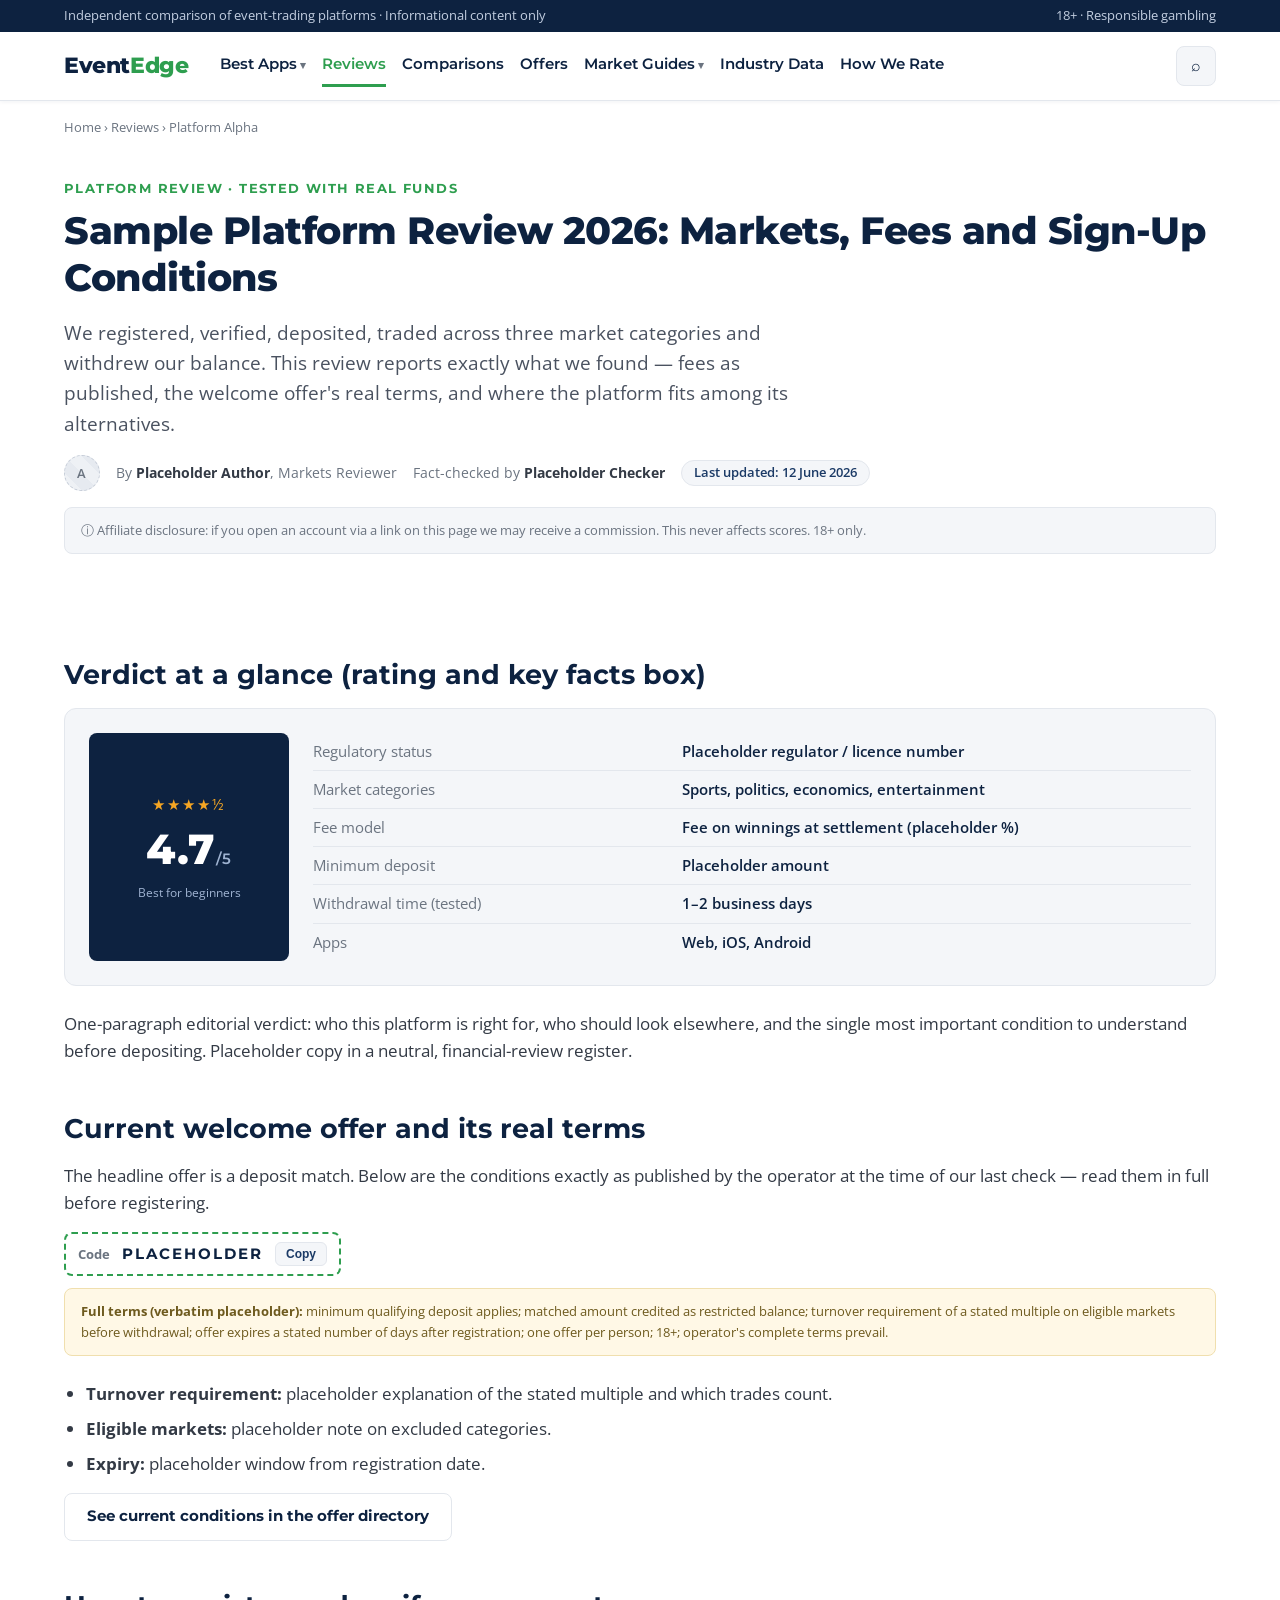
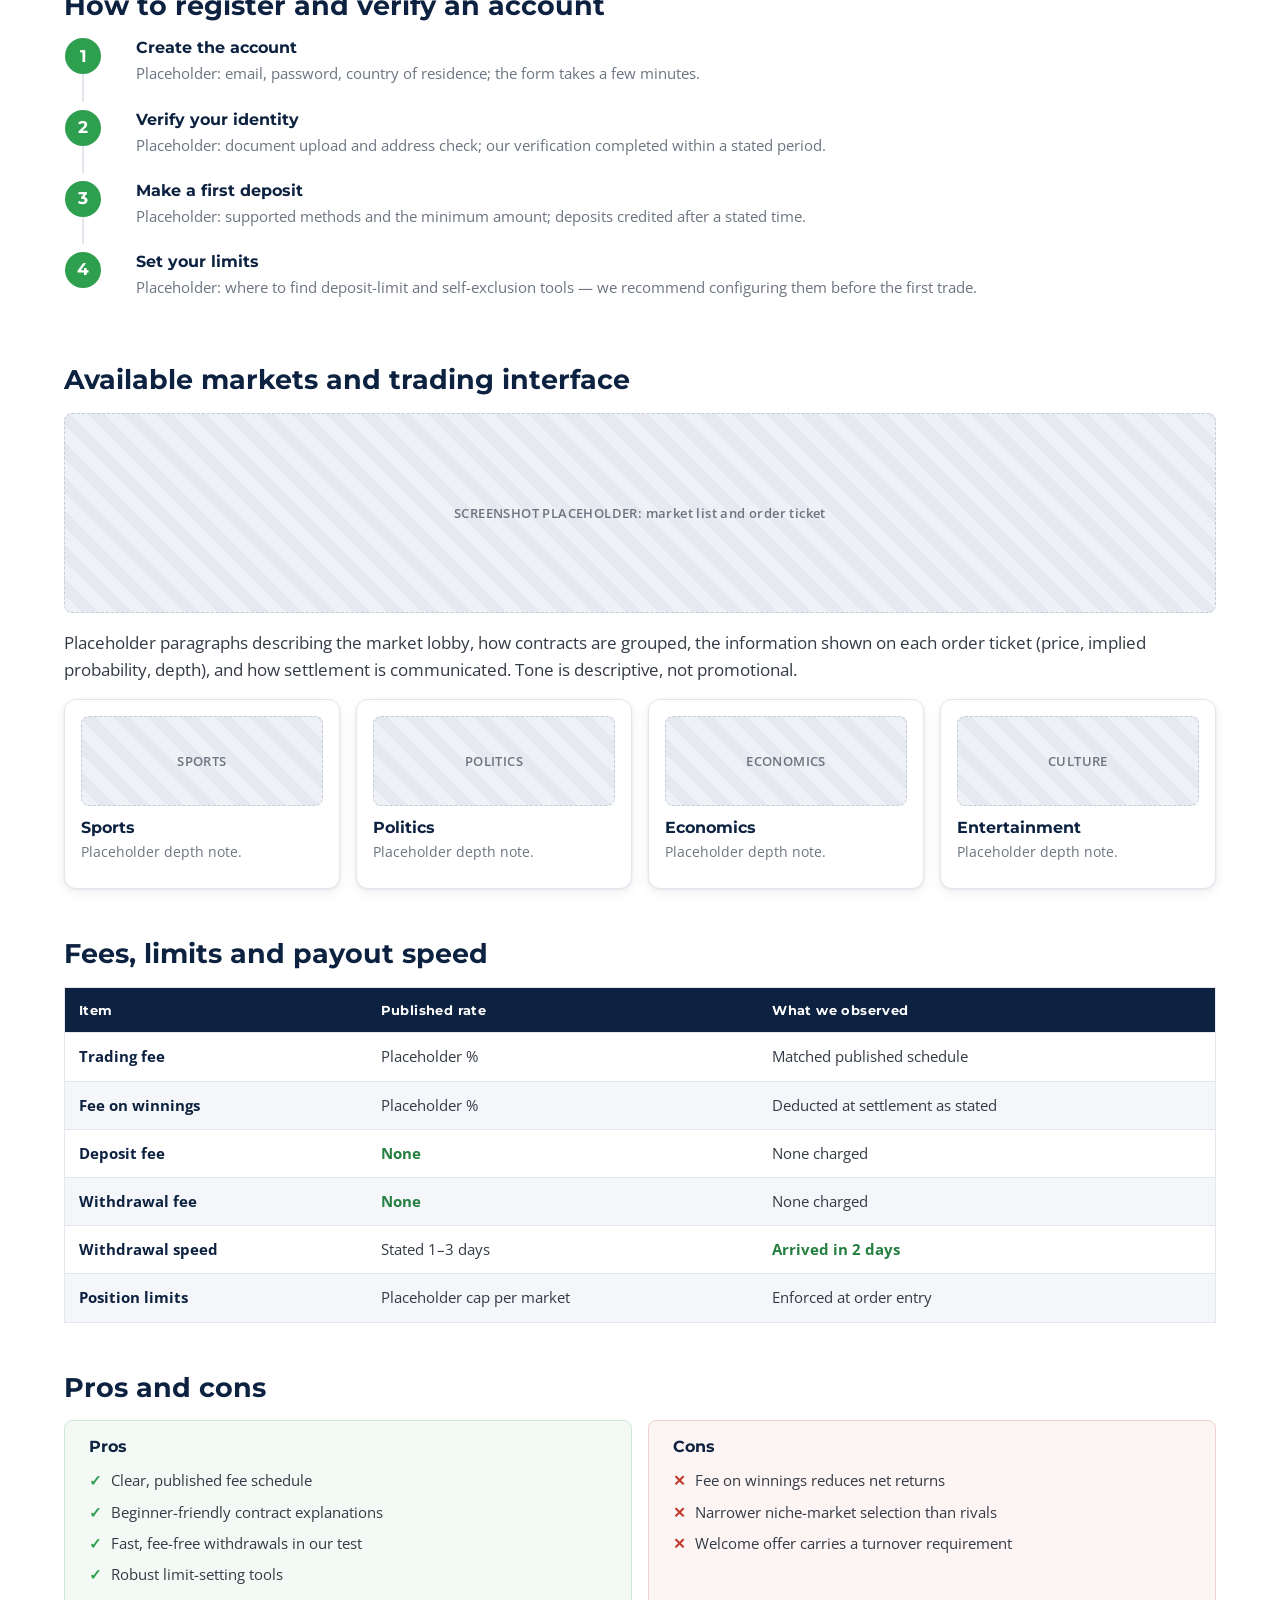
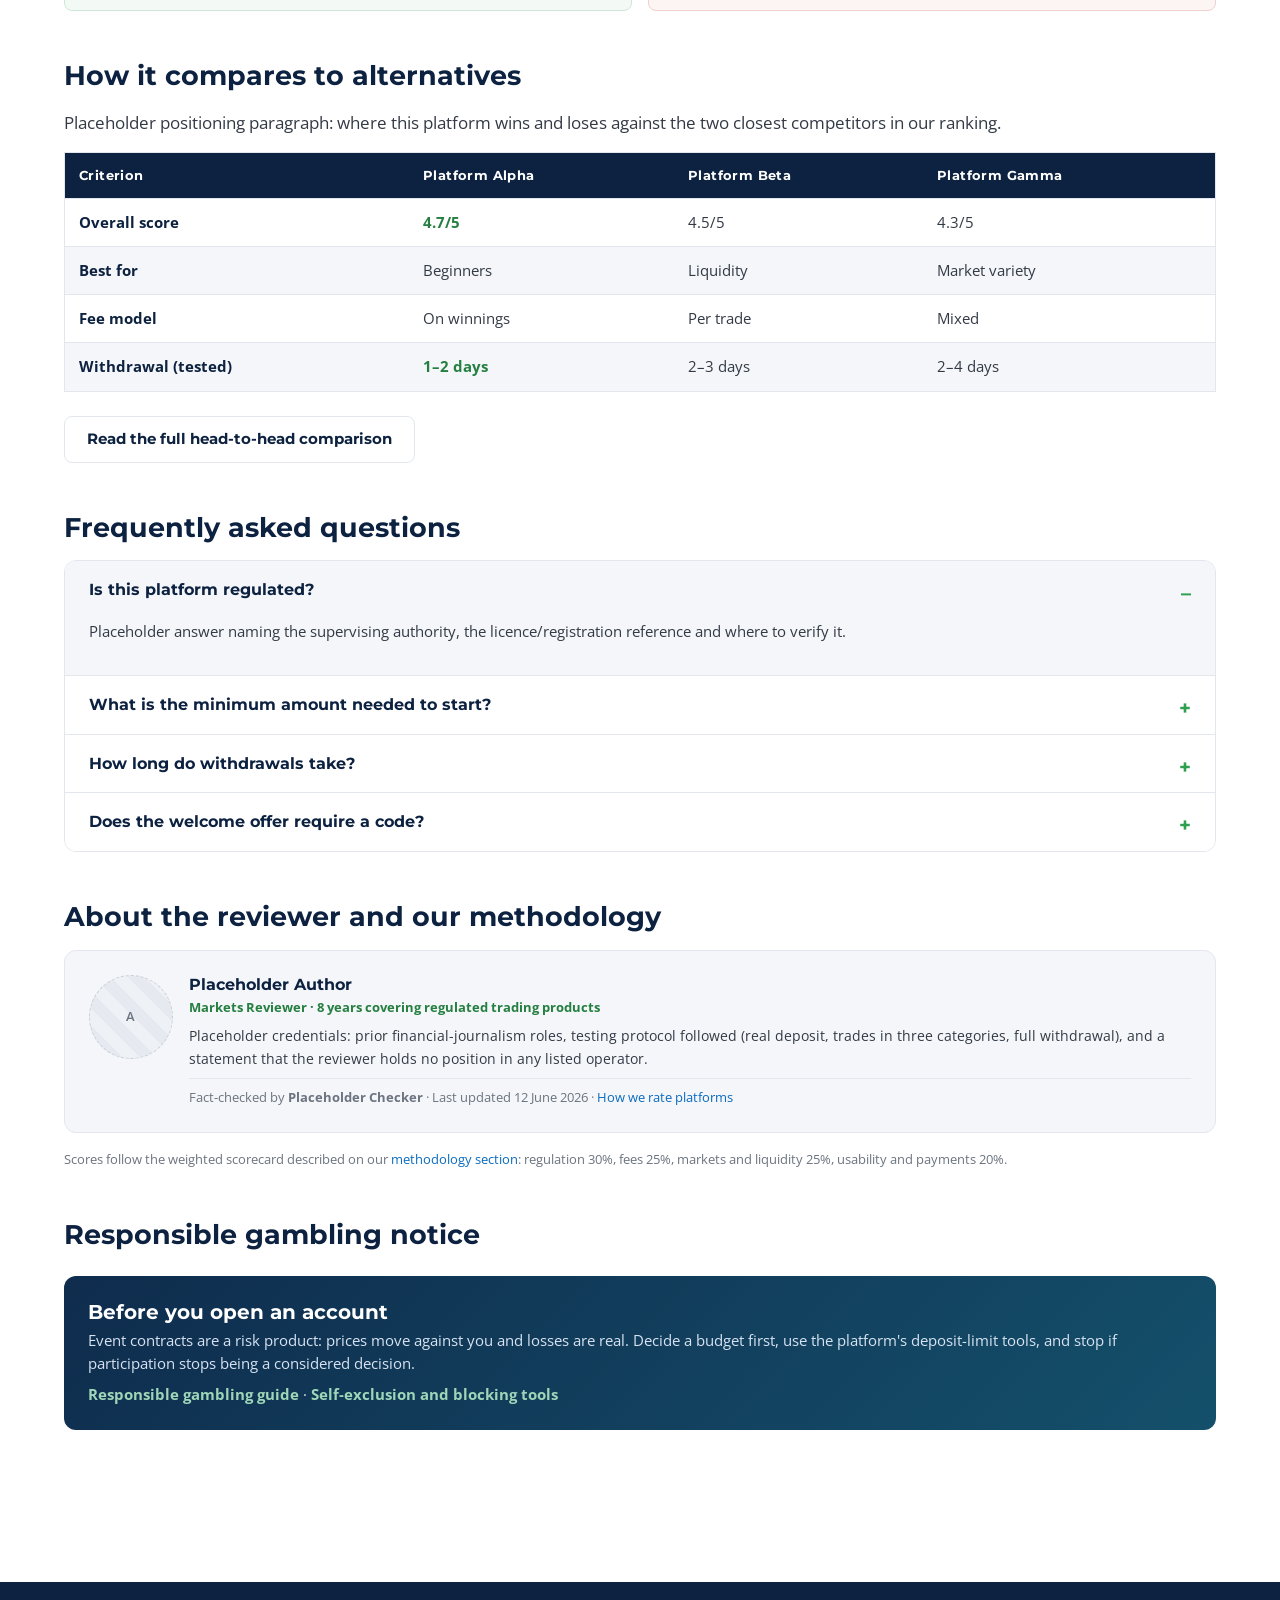
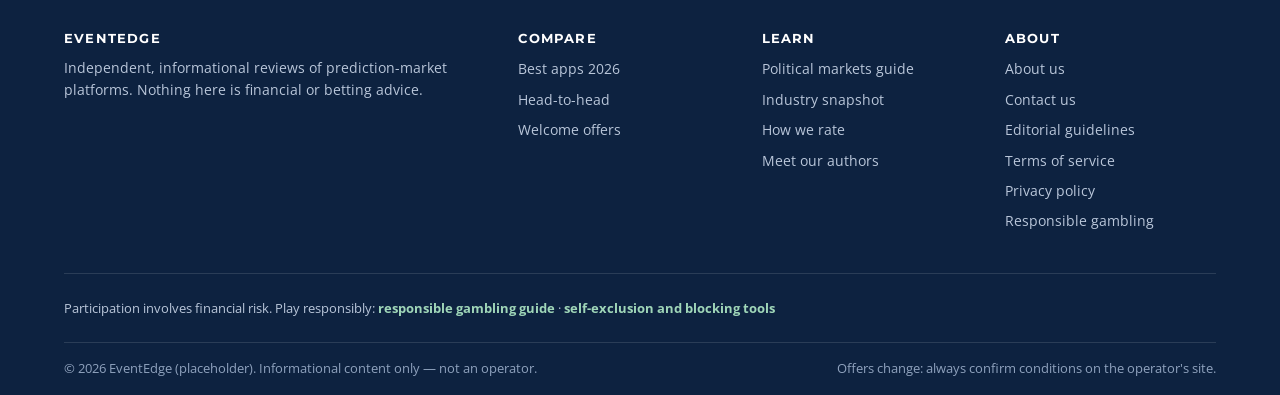
<file: platform-review.html>
<!DOCTYPE html>
<html lang="en">
<head>
  <meta charset="utf-8">
  <meta name="viewport" content="width=device-width, initial-scale=1">
  <title>Platform Review 2026 — Markets, Fees and Sign-Up Conditions</title>
  <link rel="stylesheet" href="./style.css">
</head>
<body>
<section class="page active" data-screen-label="Platform Review">

  <div class="utility-bar">
    <div class="container">
      <span>Independent comparison of event-trading platforms · Informational content only</span>
      <span>18+ · <a href="#rg-notice">Responsible gambling</a></span>
    </div>
  </div>

  <header class="site-header">
    <div class="container">
      <a class="logo" href="./index.html">Event<span class="logo-accent">Edge</span></a>
      <nav class="main-nav">
        <a class="has-drop" href="./index.html">Best Apps</a>
        <a class="is-active" href="./platform-review.html">Reviews</a>
        <a href="./head-to-head.html">Comparisons</a>
        <a href="./bonus-directory.html">Offers</a>
        <a class="has-drop" href="./politics-hub.html">Market Guides</a>
        <a href="./industry-snapshot.html">Industry Data</a>
        <a href="./how-we-rate.html">How We Rate</a>
        <a href="./about.html">About</a>
        <a href="./contact.html">Contact</a>
        <a href="./responsible-gambling.html">Responsible Gambling</a>
        <a href="./editorial-guidelines.html">Editorial Guidelines</a>
        <a href="./terms-of-service.html">Terms</a>
        <a href="./privacy-policy.html">Privacy</a>
      </nav>
      <button class="search-toggle" aria-label="Search">⌕</button>
    </div>
  </header>

  <div class="container">
    <nav class="breadcrumbs"><a href="./index.html">Home</a> › <a href="./platform-review.html">Reviews</a> › Platform Alpha</nav>

    <div class="hero">
      <div class="kicker">Platform Review · Tested With Real Funds</div>
      <h1>Sample Platform Review 2026: Markets, Fees and Sign-Up Conditions</h1>
      <p class="lede">We registered, verified, deposited, traded across three market categories and withdrew our balance. This review reports exactly what we found — fees as published, the welcome offer's real terms, and where the platform fits among its alternatives.</p>
      <div class="byline">
        <div class="ph avatar">A</div>
        <span>By <b>Placeholder Author</b>, Markets Reviewer</span>
        <span>Fact-checked by <b>Placeholder Checker</b></span>
        <span class="updated-stamp">Last updated: 12 June 2026</span>
      </div>
      <div class="disclosure-strip">ⓘ Affiliate disclosure: if you open an account via a link on this page we may receive a commission. This never affects scores. 18+ only.</div>
    </div>

    <div class="layout">
      <main>

        <h2 class="section-title" id="verdict">Verdict at a glance (rating and key facts box)</h2>
        <div class="verdict-box">
          <div class="verdict-score">
            <div class="stars">★★★★½</div>
            <div class="score-value">4.7<span>/5</span></div>
            <div class="score-label" style="color:#9fb3d1">Best for beginners</div>
          </div>
          <div>
            <table class="facts-table">
              <tr><td>Regulatory status</td><td>Placeholder regulator / licence number</td></tr>
              <tr><td>Market categories</td><td>Sports, politics, economics, entertainment</td></tr>
              <tr><td>Fee model</td><td>Fee on winnings at settlement (placeholder %)</td></tr>
              <tr><td>Minimum deposit</td><td>Placeholder amount</td></tr>
              <tr><td>Withdrawal time (tested)</td><td>1–2 business days</td></tr>
              <tr><td>Apps</td><td>Web, iOS, Android</td></tr>
            </table>
          </div>
        </div>
        <p>One-paragraph editorial verdict: who this platform is right for, who should look elsewhere, and the single most important condition to understand before depositing. Placeholder copy in a neutral, financial-review register.</p>

        <h2 class="section-title" id="offer">Current welcome offer and its real terms</h2>
        <p>The headline offer is a deposit match. Below are the conditions exactly as published by the operator at the time of our last check — read them in full before registering.</p>
        <div class="promo-chip">
          <span class="small" style="font-weight:700">Code</span>
          <span class="promo-code">PLACEHOLDER</span>
          <button class="copy-btn" type="button">Copy</button>
        </div>
        <div class="terms-strip"><b>Full terms (verbatim placeholder):</b> minimum qualifying deposit applies; matched amount credited as restricted balance; turnover requirement of a stated multiple on eligible markets before withdrawal; offer expires a stated number of days after registration; one offer per person; 18+; operator's complete terms prevail.</div>
        <ul>
          <li><b>Turnover requirement:</b> placeholder explanation of the stated multiple and which trades count.</li>
          <li><b>Eligible markets:</b> placeholder note on excluded categories.</li>
          <li><b>Expiry:</b> placeholder window from registration date.</li>
        </ul>
        <a class="btn btn-soft" href="./bonus-directory.html">See current conditions in the offer directory</a>

        <h2 class="section-title" id="register">How to register and verify an account</h2>
        <ol class="steps">
          <li>
            <h4>Create the account</h4>
            <p>Placeholder: email, password, country of residence; the form takes a few minutes.</p>
          </li>
          <li>
            <h4>Verify your identity</h4>
            <p>Placeholder: document upload and address check; our verification completed within a stated period.</p>
          </li>
          <li>
            <h4>Make a first deposit</h4>
            <p>Placeholder: supported methods and the minimum amount; deposits credited after a stated time.</p>
          </li>
          <li>
            <h4>Set your limits</h4>
            <p>Placeholder: where to find deposit-limit and self-exclusion tools — we recommend configuring them before the first trade.</p>
          </li>
        </ol>

        <h2 class="section-title" id="markets">Available markets and trading interface</h2>
        <div class="ph ph--wide">SCREENSHOT PLACEHOLDER: market list and order ticket</div>
        <p style="margin-top:16px">Placeholder paragraphs describing the market lobby, how contracts are grouped, the information shown on each order ticket (price, implied probability, depth), and how settlement is communicated. Tone is descriptive, not promotional.</p>
        <div class="card-grid">
          <div class="cat-card"><div class="ph">SPORTS</div><h3>Sports</h3><p>Placeholder depth note.</p></div>
          <div class="cat-card"><div class="ph">POLITICS</div><h3>Politics</h3><p>Placeholder depth note.</p></div>
          <div class="cat-card"><div class="ph">ECONOMICS</div><h3>Economics</h3><p>Placeholder depth note.</p></div>
          <div class="cat-card"><div class="ph">CULTURE</div><h3>Entertainment</h3><p>Placeholder depth note.</p></div>
        </div>

        <h2 class="section-title" id="fees">Fees, limits and payout speed</h2>
        <div class="table-scroll">
          <table class="compare">
            <thead>
              <tr><th>Item</th><th>Published rate</th><th>What we observed</th></tr>
            </thead>
            <tbody>
              <tr><td>Trading fee</td><td>Placeholder %</td><td>Matched published schedule</td></tr>
              <tr><td>Fee on winnings</td><td>Placeholder %</td><td>Deducted at settlement as stated</td></tr>
              <tr><td>Deposit fee</td><td class="cell-good">None</td><td>None charged</td></tr>
              <tr><td>Withdrawal fee</td><td class="cell-good">None</td><td>None charged</td></tr>
              <tr><td>Withdrawal speed</td><td>Stated 1–3 days</td><td class="cell-good">Arrived in 2 days</td></tr>
              <tr><td>Position limits</td><td>Placeholder cap per market</td><td>Enforced at order entry</td></tr>
            </tbody>
          </table>
        </div>

        <h2 class="section-title" id="pros-cons">Pros and cons</h2>
        <div class="pros-cons">
          <div class="pros">
            <h4>Pros</h4>
            <ul>
              <li>Clear, published fee schedule</li>
              <li>Beginner-friendly contract explanations</li>
              <li>Fast, fee-free withdrawals in our test</li>
              <li>Robust limit-setting tools</li>
            </ul>
          </div>
          <div class="cons">
            <h4>Cons</h4>
            <ul>
              <li>Fee on winnings reduces net returns</li>
              <li>Narrower niche-market selection than rivals</li>
              <li>Welcome offer carries a turnover requirement</li>
            </ul>
          </div>
        </div>

        <h2 class="section-title" id="alternatives">How it compares to alternatives</h2>
        <p>Placeholder positioning paragraph: where this platform wins and loses against the two closest competitors in our ranking.</p>
        <div class="table-scroll">
          <table class="compare">
            <thead>
              <tr><th>Criterion</th><th>Platform Alpha</th><th>Platform Beta</th><th>Platform Gamma</th></tr>
            </thead>
            <tbody>
              <tr><td>Overall score</td><td class="cell-good">4.7/5</td><td>4.5/5</td><td>4.3/5</td></tr>
              <tr><td>Best for</td><td>Beginners</td><td>Liquidity</td><td>Market variety</td></tr>
              <tr><td>Fee model</td><td>On winnings</td><td>Per trade</td><td>Mixed</td></tr>
              <tr><td>Withdrawal (tested)</td><td class="cell-good">1–2 days</td><td>2–3 days</td><td>2–4 days</td></tr>
            </tbody>
          </table>
        </div>
        <a class="btn btn-soft" href="./head-to-head.html">Read the full head-to-head comparison</a>

        <h2 class="section-title" id="faq">Frequently asked questions</h2>
        <div class="faq">
          <details open>
            <summary>Is this platform regulated?</summary>
            <div class="faq-a"><p>Placeholder answer naming the supervising authority, the licence/registration reference and where to verify it.</p></div>
          </details>
          <details>
            <summary>What is the minimum amount needed to start?</summary>
            <div class="faq-a"><p>Placeholder answer stating the minimum deposit and minimum contract size.</p></div>
          </details>
          <details>
            <summary>How long do withdrawals take?</summary>
            <div class="faq-a"><p>Placeholder answer with the operator's stated window and the time we measured.</p></div>
          </details>
          <details>
            <summary>Does the welcome offer require a code?</summary>
            <div class="faq-a"><p>Placeholder answer; full conditions are listed in the offer section above and in the directory.</p></div>
          </details>
        </div>

        <h2 class="section-title" id="methodology">About the reviewer and our methodology</h2>
        <div class="author-box">
          <div class="ph avatar">A</div>
          <div>
            <h4>Placeholder Author</h4>
            <div class="author-role">Markets Reviewer · 8 years covering regulated trading products</div>
            <p>Placeholder credentials: prior financial-journalism roles, testing protocol followed (real deposit, trades in three categories, full withdrawal), and a statement that the reviewer holds no position in any listed operator.</p>
            <div class="fact-check-line">Fact-checked by <b>Placeholder Checker</b> · Last updated 12 June 2026 · <a href="./how-we-rate.html">How we rate platforms</a></div>
          </div>
        </div>
        <p class="small">Scores follow the weighted scorecard described on our <a href="./index.html#how-we-rate">methodology section</a>: regulation 30%, fees 25%, markets and liquidity 25%, usability and payments 20%.</p>

        <h2 class="section-title" id="rg-notice">Responsible gambling notice</h2>
        <div class="rg-band">
          <div>
            <h3>Before you open an account</h3>
            <p style="margin:0 0 8px">Event contracts are a risk product: prices move against you and losses are real. Decide a budget first, use the platform's deposit-limit tools, and stop if participation stops being a considered decision.</p>
            <p style="margin:0"><a href="./responsible-gambling.html">Responsible gambling guide</a> · <a href="./responsible-gambling.html#self-exclusion">Self-exclusion and blocking tools</a></p>
          </div>
        </div>

      </main>

      <aside>
        <nav class="toc" aria-label="On this page">
          <h4>On this page</h4>
          <ol>
            <li><a href="#verdict">Verdict at a glance</a></li>
            <li><a href="#offer">Welcome offer terms</a></li>
            <li><a href="#register">Registration steps</a></li>
            <li><a href="#markets">Markets &amp; interface</a></li>
            <li><a href="#fees">Fees and payouts</a></li>
            <li><a href="#pros-cons">Pros and cons</a></li>
            <li><a href="#alternatives">Alternatives</a></li>
            <li><a href="#faq">FAQ</a></li>
            <li><a href="#methodology">Reviewer &amp; methodology</a></li>
            <li><a href="#rg-notice">Responsible gambling</a></li>
          </ol>
        </nav>
      </aside>
    </div>
  </div>

  <footer class="site-footer">
    <div class="container">
      <div class="footer-cols">
        <div>
          <h4>EventEdge</h4>
          <p style="font-size:13.5px">Independent, informational reviews of prediction-market platforms. Nothing here is financial or betting advice.</p>
        </div>
        <div>
          <h4>Compare</h4>
          <ul>
            <li><a href="./index.html">Best apps 2026</a></li>
            <li><a href="./head-to-head.html">Head-to-head</a></li>
            <li><a href="./bonus-directory.html">Welcome offers</a></li>
          </ul>
        </div>
        <div>
          <h4>Learn</h4>
          <ul>
            <li><a href="./politics-hub.html">Political markets guide</a></li>
            <li><a href="./industry-snapshot.html">Industry snapshot</a></li>
            <li><a href="./how-we-rate.html">How we rate</a></li>
            <li><a href="./authors/author-profile.html">Meet our authors</a></li>
          </ul>
        </div>
        <div>
          <h4>About</h4>
          <ul>
            <li><a href="./about.html">About us</a></li>
            <li><a href="./contact.html">Contact us</a></li>
            <li><a href="./editorial-guidelines.html">Editorial guidelines</a></li>
            <li><a href="./terms-of-service.html">Terms of service</a></li>
            <li><a href="./privacy-policy.html">Privacy policy</a></li>
            <li><a href="./responsible-gambling.html">Responsible gambling</a></li>
          </ul>
        </div>
      </div>
      <div class="footer-rg">
        <span>Participation involves financial risk. Play responsibly: <a href="./responsible-gambling.html">responsible gambling guide</a> · <a href="./responsible-gambling.html#self-exclusion">self-exclusion and blocking tools</a></span>
      </div>
      <div class="footer-bottom">
        <span>© 2026 EventEdge (placeholder). Informational content only — not an operator.</span>
        <span>Offers change: always confirm conditions on the operator's site.</span>
      </div>
    </div>
  </footer>

</section>
</body>
</html>
</file>
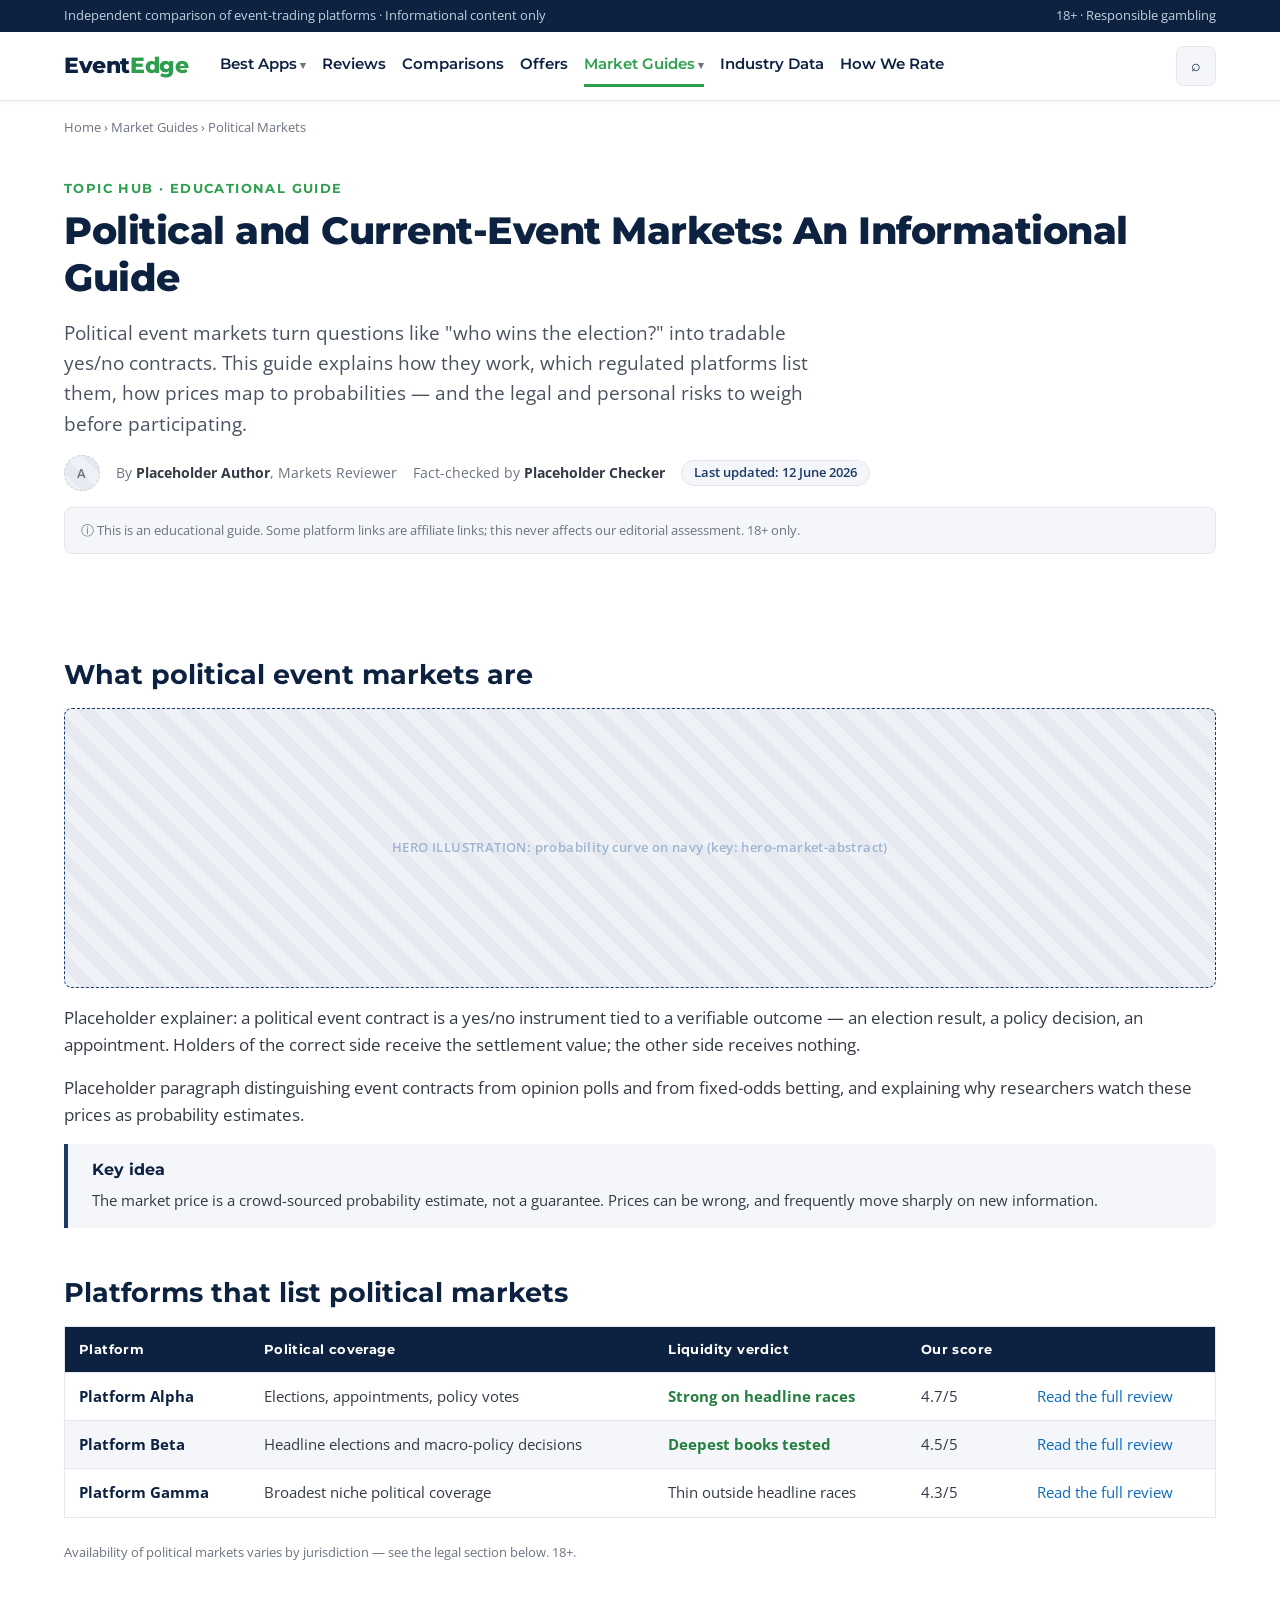
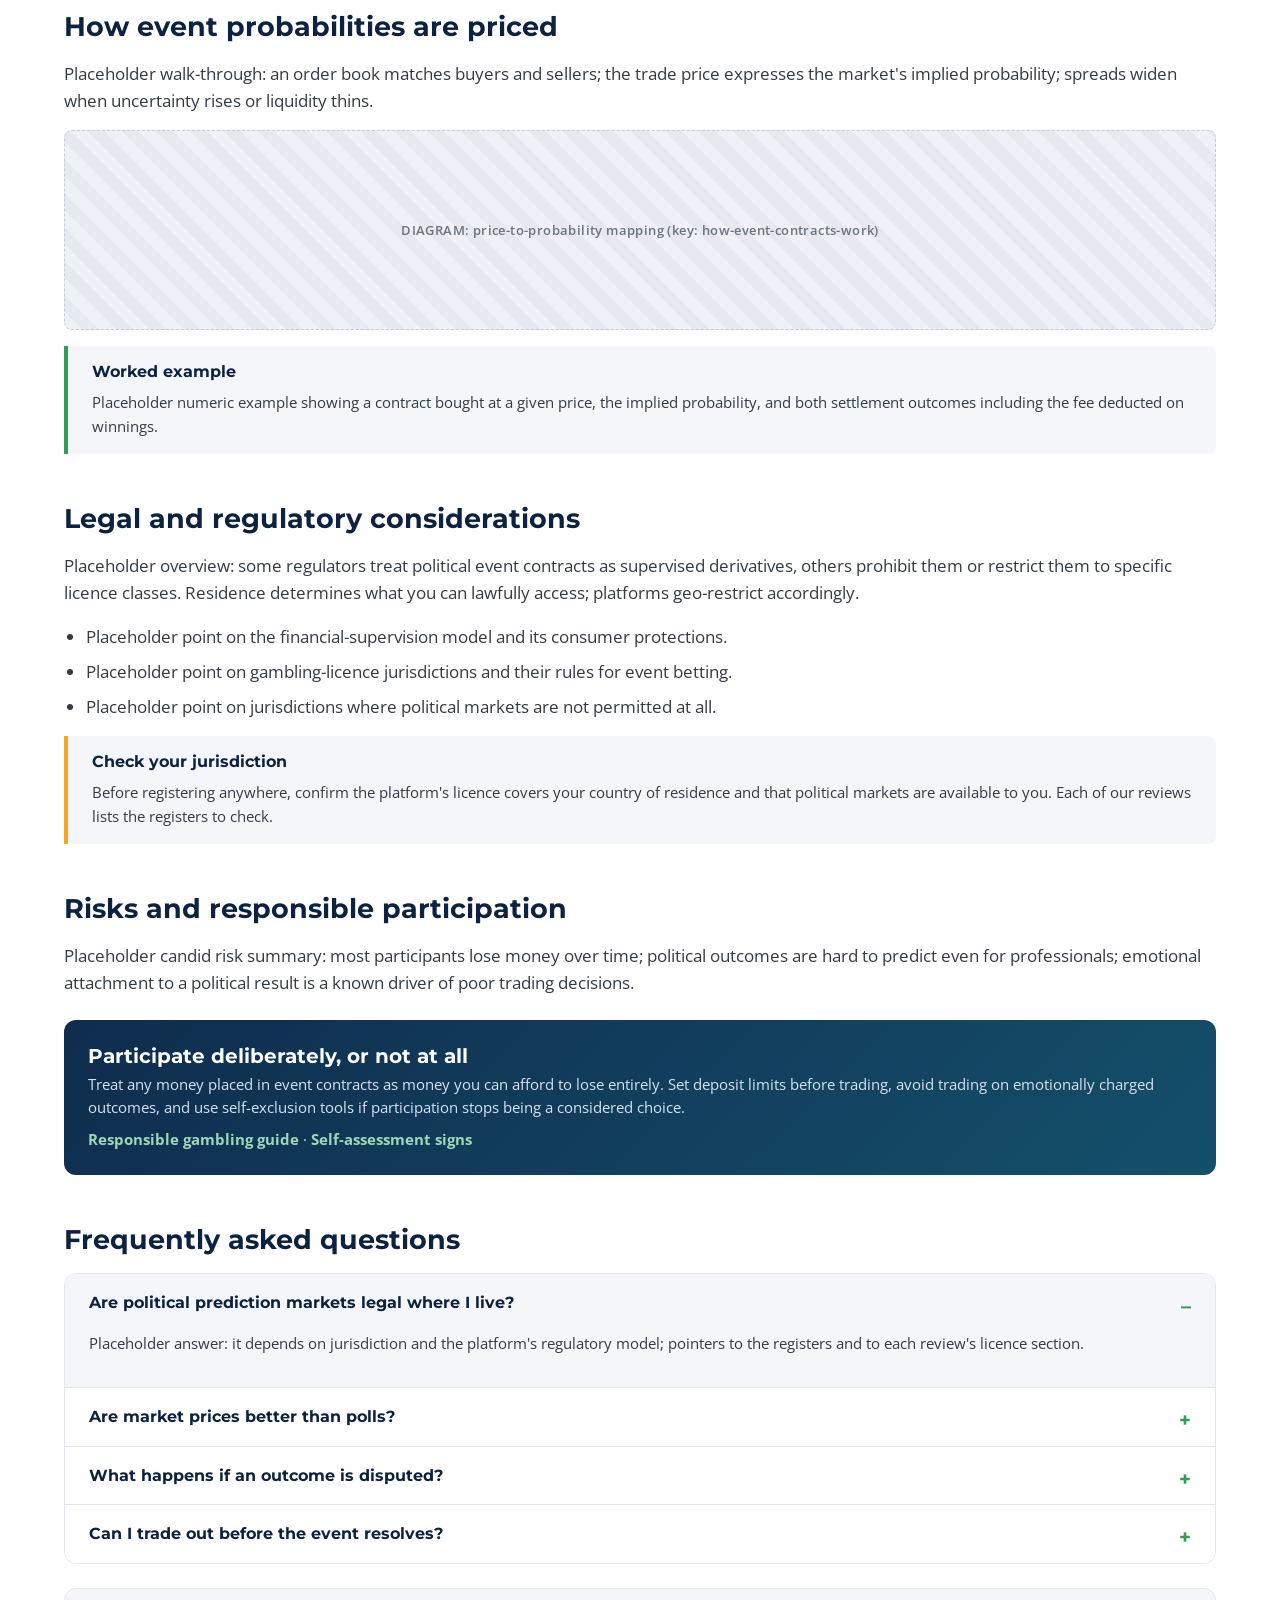
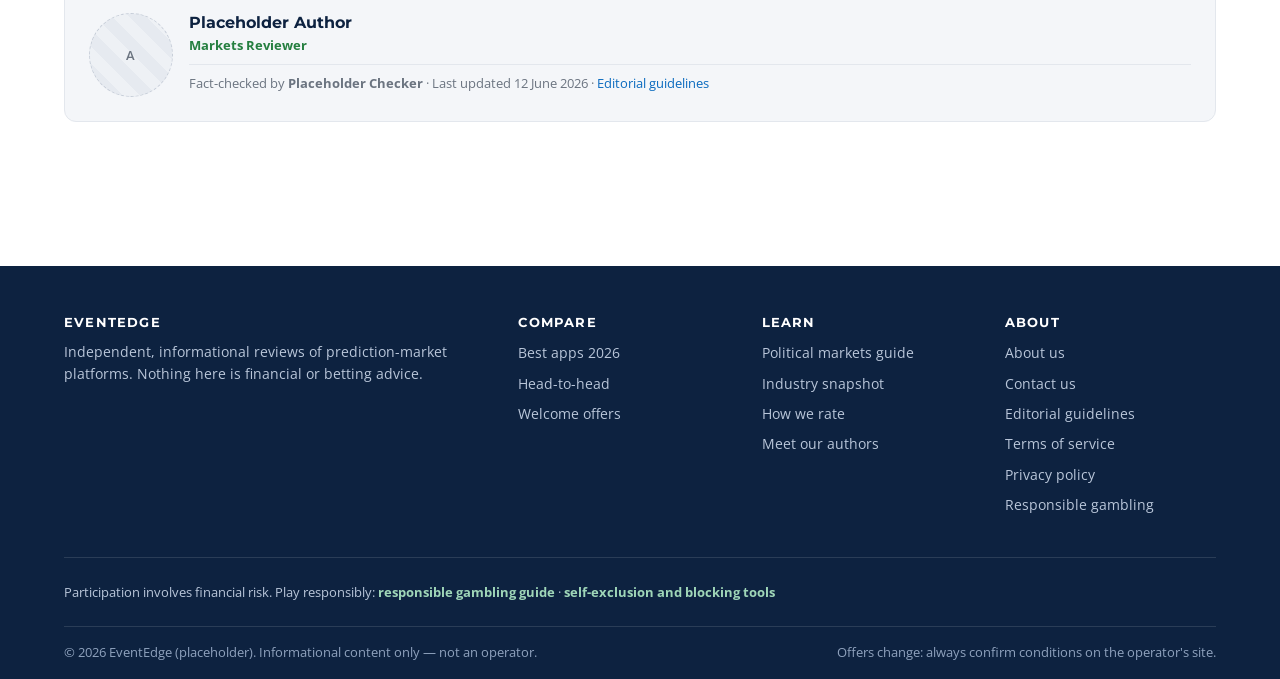
<file: politics-hub.html>
<!DOCTYPE html>
<html lang="en">
<head>
  <meta charset="utf-8">
  <meta name="viewport" content="width=device-width, initial-scale=1">
  <title>Political and Current-Event Markets — An Informational Guide</title>
  <link rel="stylesheet" href="./style.css">
</head>
<body>
<section class="page active" data-screen-label="Politics Topic Hub">

  <div class="utility-bar">
    <div class="container">
      <span>Independent comparison of event-trading platforms · Informational content only</span>
      <span>18+ · <a href="#risks">Responsible gambling</a></span>
    </div>
  </div>

  <header class="site-header">
    <div class="container">
      <a class="logo" href="./index.html">Event<span class="logo-accent">Edge</span></a>
      <nav class="main-nav">
        <a class="has-drop" href="./index.html">Best Apps</a>
        <a href="./platform-review.html">Reviews</a>
        <a href="./head-to-head.html">Comparisons</a>
        <a href="./bonus-directory.html">Offers</a>
        <a class="is-active has-drop" href="./politics-hub.html">Market Guides</a>
        <a href="./industry-snapshot.html">Industry Data</a>
        <a href="./how-we-rate.html">How We Rate</a>
        <a href="./about.html">About</a>
        <a href="./contact.html">Contact</a>
        <a href="./responsible-gambling.html">Responsible Gambling</a>
        <a href="./editorial-guidelines.html">Editorial Guidelines</a>
        <a href="./terms-of-service.html">Terms</a>
        <a href="./privacy-policy.html">Privacy</a>
      </nav>
      <button class="search-toggle" aria-label="Search">⌕</button>
    </div>
  </header>

  <div class="container">
    <nav class="breadcrumbs"><a href="./index.html">Home</a> › Market Guides › Political Markets</nav>

    <div class="hero">
      <div class="kicker">Topic Hub · Educational Guide</div>
      <h1>Political and Current-Event Markets: An Informational Guide</h1>
      <p class="lede">Political event markets turn questions like "who wins the election?" into tradable yes/no contracts. This guide explains how they work, which regulated platforms list them, how prices map to probabilities — and the legal and personal risks to weigh before participating.</p>
      <div class="byline">
        <div class="ph avatar">A</div>
        <span>By <b>Placeholder Author</b>, Markets Reviewer</span>
        <span>Fact-checked by <b>Placeholder Checker</b></span>
        <span class="updated-stamp">Last updated: 12 June 2026</span>
      </div>
      <div class="disclosure-strip">ⓘ This is an educational guide. Some platform links are affiliate links; this never affects our editorial assessment. 18+ only.</div>
    </div>

    <div class="layout">
      <main>

        <h2 class="section-title" id="what-they-are">What political event markets are</h2>
        <div class="ph ph--hero" style="margin-bottom:16px">HERO ILLUSTRATION: probability curve on navy (key: hero-market-abstract)</div>
        <p>Placeholder explainer: a political event contract is a yes/no instrument tied to a verifiable outcome — an election result, a policy decision, an appointment. Holders of the correct side receive the settlement value; the other side receives nothing.</p>
        <p>Placeholder paragraph distinguishing event contracts from opinion polls and from fixed-odds betting, and explaining why researchers watch these prices as probability estimates.</p>
        <div class="callout">
          <h4>Key idea</h4>
          <p style="margin:0">The market price is a crowd-sourced probability estimate, not a guarantee. Prices can be wrong, and frequently move sharply on new information.</p>
        </div>

        <h2 class="section-title" id="platforms">Platforms that list political markets</h2>
        <div class="table-scroll">
          <table class="compare">
            <thead>
              <tr><th>Platform</th><th>Political coverage</th><th>Liquidity verdict</th><th>Our score</th><th></th></tr>
            </thead>
            <tbody>
              <tr>
                <td>Platform Alpha</td>
                <td>Elections, appointments, policy votes</td>
                <td class="cell-good">Strong on headline races</td>
                <td>4.7/5</td>
                <td><a href="./platform-review.html">Read the full review</a></td>
              </tr>
              <tr>
                <td>Platform Beta</td>
                <td>Headline elections and macro-policy decisions</td>
                <td class="cell-good">Deepest books tested</td>
                <td>4.5/5</td>
                <td><a href="./platform-review.html">Read the full review</a></td>
              </tr>
              <tr>
                <td>Platform Gamma</td>
                <td>Broadest niche political coverage</td>
                <td>Thin outside headline races</td>
                <td>4.3/5</td>
                <td><a href="./platform-review.html">Read the full review</a></td>
              </tr>
            </tbody>
          </table>
        </div>
        <p class="small">Availability of political markets varies by jurisdiction — see the legal section below. 18+.</p>

        <h2 class="section-title" id="pricing">How event probabilities are priced</h2>
        <p>Placeholder walk-through: an order book matches buyers and sellers; the trade price expresses the market's implied probability; spreads widen when uncertainty rises or liquidity thins.</p>
        <div class="ph ph--wide">DIAGRAM: price-to-probability mapping (key: how-event-contracts-work)</div>
        <div class="callout callout-green" style="margin-top:16px">
          <h4>Worked example</h4>
          <p style="margin:0">Placeholder numeric example showing a contract bought at a given price, the implied probability, and both settlement outcomes including the fee deducted on winnings.</p>
        </div>

        <h2 class="section-title" id="legal">Legal and regulatory considerations</h2>
        <p>Placeholder overview: some regulators treat political event contracts as supervised derivatives, others prohibit them or restrict them to specific licence classes. Residence determines what you can lawfully access; platforms geo-restrict accordingly.</p>
        <ul>
          <li>Placeholder point on the financial-supervision model and its consumer protections.</li>
          <li>Placeholder point on gambling-licence jurisdictions and their rules for event betting.</li>
          <li>Placeholder point on jurisdictions where political markets are not permitted at all.</li>
        </ul>
        <div class="callout callout-gold">
          <h4>Check your jurisdiction</h4>
          <p style="margin:0">Before registering anywhere, confirm the platform's licence covers your country of residence and that political markets are available to you. Each of our reviews lists the registers to check.</p>
        </div>

        <h2 class="section-title" id="risks">Risks and responsible participation</h2>
        <p>Placeholder candid risk summary: most participants lose money over time; political outcomes are hard to predict even for professionals; emotional attachment to a political result is a known driver of poor trading decisions.</p>
        <div class="rg-band">
          <div>
            <h3>Participate deliberately, or not at all</h3>
            <p style="margin:0 0 8px">Treat any money placed in event contracts as money you can afford to lose entirely. Set deposit limits before trading, avoid trading on emotionally charged outcomes, and use self-exclusion tools if participation stops being a considered choice.</p>
            <p style="margin:0"><a href="./responsible-gambling.html">Responsible gambling guide</a> · <a href="./responsible-gambling.html#signs">Self-assessment signs</a></p>
          </div>
        </div>

        <h2 class="section-title" id="faq">Frequently asked questions</h2>
        <div class="faq">
          <details open>
            <summary>Are political prediction markets legal where I live?</summary>
            <div class="faq-a"><p>Placeholder answer: it depends on jurisdiction and the platform's regulatory model; pointers to the registers and to each review's licence section.</p></div>
          </details>
          <details>
            <summary>Are market prices better than polls?</summary>
            <div class="faq-a"><p>Placeholder balanced answer summarising research: often informative, sometimes systematically biased, never guaranteed.</p></div>
          </details>
          <details>
            <summary>What happens if an outcome is disputed?</summary>
            <div class="faq-a"><p>Placeholder answer on settlement rules, resolution sources and the operator's dispute process.</p></div>
          </details>
          <details>
            <summary>Can I trade out before the event resolves?</summary>
            <div class="faq-a"><p>Placeholder answer: yes on exchange-style platforms, liquidity permitting; note on spreads when exiting.</p></div>
          </details>
        </div>
        <div class="author-box">
          <div class="ph avatar">A</div>
          <div>
            <h4>Placeholder Author</h4>
            <div class="author-role">Markets Reviewer</div>
            <div class="fact-check-line">Fact-checked by <b>Placeholder Checker</b> · Last updated 12 June 2026 · <a href="./editorial-guidelines.html">Editorial guidelines</a></div>
          </div>
        </div>

      </main>

      <aside>
        <nav class="toc" aria-label="On this page">
          <h4>On this page</h4>
          <ol>
            <li><a href="#what-they-are">What political markets are</a></li>
            <li><a href="#platforms">Platforms that list them</a></li>
            <li><a href="#pricing">How probabilities are priced</a></li>
            <li><a href="#legal">Legal considerations</a></li>
            <li><a href="#risks">Risks &amp; responsibility</a></li>
            <li><a href="#faq">FAQ</a></li>
          </ol>
        </nav>
      </aside>
    </div>
  </div>

  <footer class="site-footer">
    <div class="container">
      <div class="footer-cols">
        <div>
          <h4>EventEdge</h4>
          <p style="font-size:13.5px">Independent, informational reviews of prediction-market platforms. Nothing here is financial or betting advice.</p>
        </div>
        <div>
          <h4>Compare</h4>
          <ul>
            <li><a href="./index.html">Best apps 2026</a></li>
            <li><a href="./head-to-head.html">Head-to-head</a></li>
            <li><a href="./bonus-directory.html">Welcome offers</a></li>
          </ul>
        </div>
        <div>
          <h4>Learn</h4>
          <ul>
            <li><a href="./politics-hub.html">Political markets guide</a></li>
            <li><a href="./industry-snapshot.html">Industry snapshot</a></li>
            <li><a href="./how-we-rate.html">How we rate</a></li>
            <li><a href="./authors/author-profile.html">Meet our authors</a></li>
          </ul>
        </div>
        <div>
          <h4>About</h4>
          <ul>
            <li><a href="./about.html">About us</a></li>
            <li><a href="./contact.html">Contact us</a></li>
            <li><a href="./editorial-guidelines.html">Editorial guidelines</a></li>
            <li><a href="./terms-of-service.html">Terms of service</a></li>
            <li><a href="./privacy-policy.html">Privacy policy</a></li>
            <li><a href="./responsible-gambling.html">Responsible gambling</a></li>
          </ul>
        </div>
      </div>
      <div class="footer-rg">
        <span>Participation involves financial risk. Play responsibly: <a href="./responsible-gambling.html">responsible gambling guide</a> · <a href="./responsible-gambling.html#self-exclusion">self-exclusion and blocking tools</a></span>
      </div>
      <div class="footer-bottom">
        <span>© 2026 EventEdge (placeholder). Informational content only — not an operator.</span>
        <span>Offers change: always confirm conditions on the operator's site.</span>
      </div>
    </div>
  </footer>

</section>
</body>
</html>
</file>
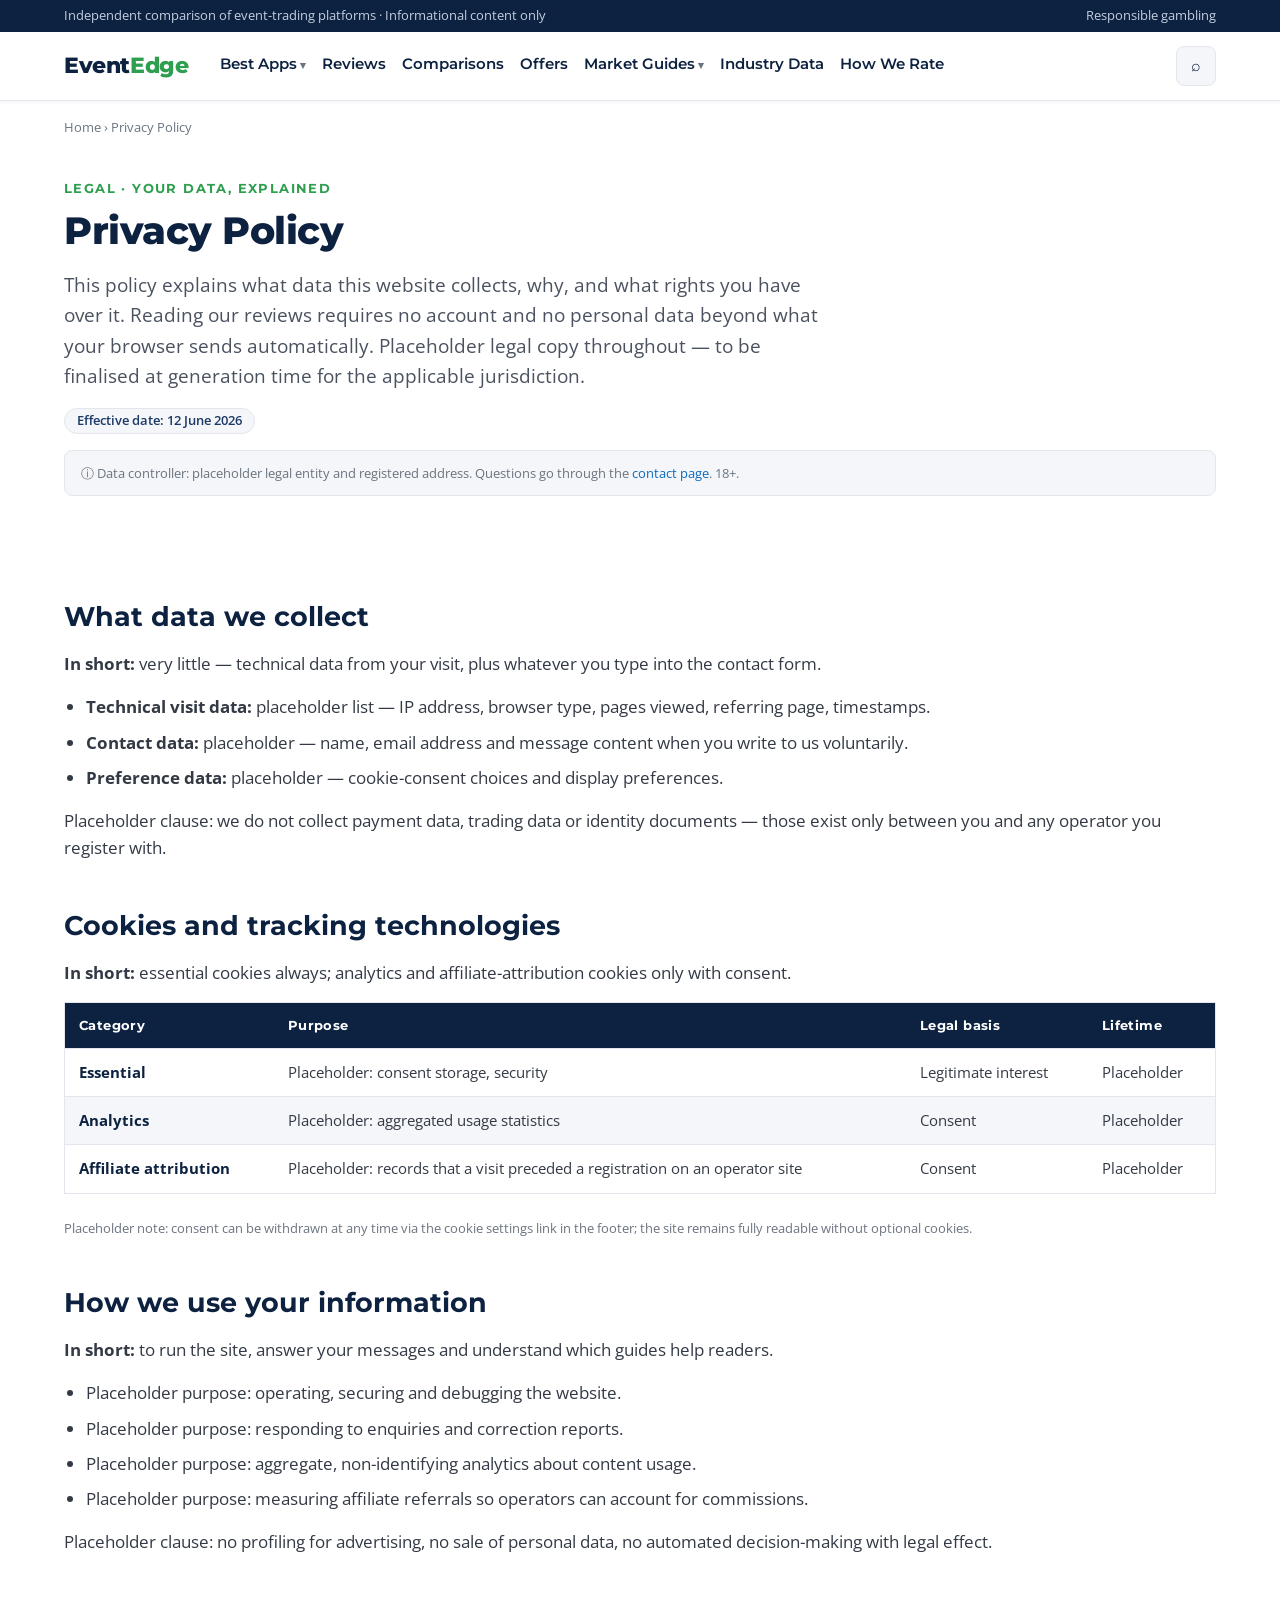
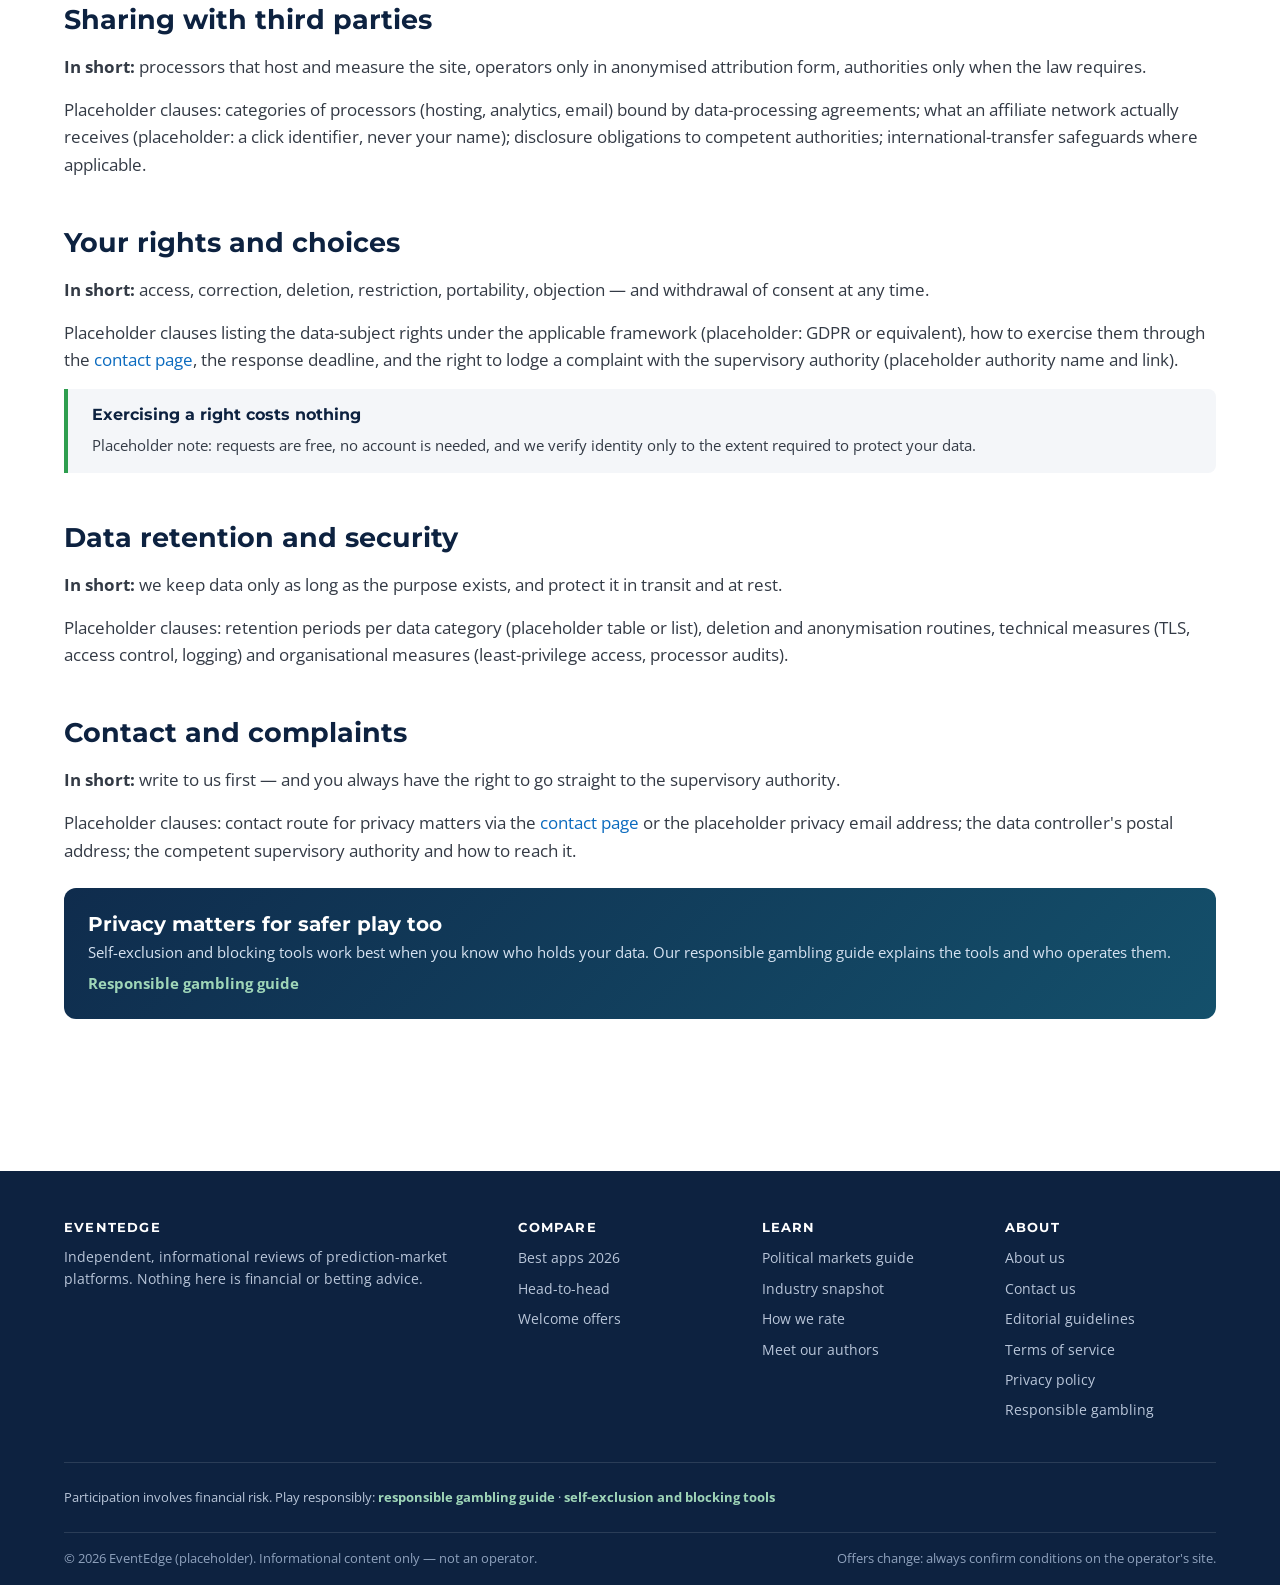
<file: privacy-policy.html>
<!DOCTYPE html>
<html lang="en">
<head>
  <meta charset="utf-8">
  <meta name="viewport" content="width=device-width, initial-scale=1">
  <title>Privacy Policy — EventEdge</title>
  <link rel="stylesheet" href="./style.css">
</head>
<body>
<section class="page active" data-screen-label="Privacy Policy">

  <div class="utility-bar">
    <div class="container">
      <span>Independent comparison of event-trading platforms · Informational content only</span>
      <span><a href="./responsible-gambling.html">Responsible gambling</a></span>
    </div>
  </div>

  <header class="site-header">
    <div class="container">
      <a class="logo" href="./index.html">Event<span class="logo-accent">Edge</span></a>
      <nav class="main-nav">
        <a class="has-drop" href="./index.html">Best Apps</a>
        <a href="./platform-review.html">Reviews</a>
        <a href="./head-to-head.html">Comparisons</a>
        <a href="./bonus-directory.html">Offers</a>
        <a class="has-drop" href="./politics-hub.html">Market Guides</a>
        <a href="./industry-snapshot.html">Industry Data</a>
        <a href="./how-we-rate.html">How We Rate</a>
        <a href="./about.html">About</a>
        <a href="./contact.html">Contact</a>
        <a href="./responsible-gambling.html">Responsible Gambling</a>
        <a href="./editorial-guidelines.html">Editorial Guidelines</a>
        <a href="./terms-of-service.html">Terms</a>
        <a class="is-active" href="./privacy-policy.html">Privacy</a>
      </nav>
      <button class="search-toggle" aria-label="Search">⌕</button>
    </div>
  </header>

  <div class="container">
    <nav class="breadcrumbs"><a href="./index.html">Home</a> › Privacy Policy</nav>

    <div class="hero">
      <div class="kicker">Legal · Your Data, Explained</div>
      <h1>Privacy Policy</h1>
      <p class="lede">This policy explains what data this website collects, why, and what rights you have over it. Reading our reviews requires no account and no personal data beyond what your browser sends automatically. Placeholder legal copy throughout — to be finalised at generation time for the applicable jurisdiction.</p>
      <div class="byline">
        <span class="updated-stamp">Effective date: 12 June 2026</span>
      </div>
      <div class="disclosure-strip">ⓘ Data controller: placeholder legal entity and registered address. Questions go through the <a href="./contact.html">contact page</a>. 18+.</div>
    </div>

    <div class="layout">
      <main>

        <h2 class="section-title" id="data-we-collect">What data we collect</h2>
        <p><b>In short:</b> very little — technical data from your visit, plus whatever you type into the contact form.</p>
        <ul>
          <li><b>Technical visit data:</b> placeholder list — IP address, browser type, pages viewed, referring page, timestamps.</li>
          <li><b>Contact data:</b> placeholder — name, email address and message content when you write to us voluntarily.</li>
          <li><b>Preference data:</b> placeholder — cookie-consent choices and display preferences.</li>
        </ul>
        <p>Placeholder clause: we do not collect payment data, trading data or identity documents — those exist only between you and any operator you register with.</p>

        <h2 class="section-title" id="cookies">Cookies and tracking technologies</h2>
        <p><b>In short:</b> essential cookies always; analytics and affiliate-attribution cookies only with consent.</p>
        <div class="table-scroll">
          <table class="compare">
            <thead>
              <tr><th>Category</th><th>Purpose</th><th>Legal basis</th><th>Lifetime</th></tr>
            </thead>
            <tbody>
              <tr><td>Essential</td><td>Placeholder: consent storage, security</td><td>Legitimate interest</td><td>Placeholder</td></tr>
              <tr><td>Analytics</td><td>Placeholder: aggregated usage statistics</td><td>Consent</td><td>Placeholder</td></tr>
              <tr><td>Affiliate attribution</td><td>Placeholder: records that a visit preceded a registration on an operator site</td><td>Consent</td><td>Placeholder</td></tr>
            </tbody>
          </table>
        </div>
        <p class="small">Placeholder note: consent can be withdrawn at any time via the cookie settings link in the footer; the site remains fully readable without optional cookies.</p>

        <h2 class="section-title" id="how-we-use">How we use your information</h2>
        <p><b>In short:</b> to run the site, answer your messages and understand which guides help readers.</p>
        <ul>
          <li>Placeholder purpose: operating, securing and debugging the website.</li>
          <li>Placeholder purpose: responding to enquiries and correction reports.</li>
          <li>Placeholder purpose: aggregate, non-identifying analytics about content usage.</li>
          <li>Placeholder purpose: measuring affiliate referrals so operators can account for commissions.</li>
        </ul>
        <p>Placeholder clause: no profiling for advertising, no sale of personal data, no automated decision-making with legal effect.</p>

        <h2 class="section-title" id="sharing">Sharing with third parties</h2>
        <p><b>In short:</b> processors that host and measure the site, operators only in anonymised attribution form, authorities only when the law requires.</p>
        <p>Placeholder clauses: categories of processors (hosting, analytics, email) bound by data-processing agreements; what an affiliate network actually receives (placeholder: a click identifier, never your name); disclosure obligations to competent authorities; international-transfer safeguards where applicable.</p>

        <h2 class="section-title" id="your-rights">Your rights and choices</h2>
        <p><b>In short:</b> access, correction, deletion, restriction, portability, objection — and withdrawal of consent at any time.</p>
        <p>Placeholder clauses listing the data-subject rights under the applicable framework (placeholder: GDPR or equivalent), how to exercise them through the <a href="./contact.html">contact page</a>, the response deadline, and the right to lodge a complaint with the supervisory authority (placeholder authority name and link).</p>
        <div class="callout callout-green">
          <h4>Exercising a right costs nothing</h4>
          <p style="margin:0">Placeholder note: requests are free, no account is needed, and we verify identity only to the extent required to protect your data.</p>
        </div>

        <h2 class="section-title" id="retention">Data retention and security</h2>
        <p><b>In short:</b> we keep data only as long as the purpose exists, and protect it in transit and at rest.</p>
        <p>Placeholder clauses: retention periods per data category (placeholder table or list), deletion and anonymisation routines, technical measures (TLS, access control, logging) and organisational measures (least-privilege access, processor audits).</p>

        <h2 class="section-title" id="contact-complaints">Contact and complaints</h2>
        <p><b>In short:</b> write to us first — and you always have the right to go straight to the supervisory authority.</p>
        <p>Placeholder clauses: contact route for privacy matters via the <a href="./contact.html">contact page</a> or the placeholder privacy email address; the data controller's postal address; the competent supervisory authority and how to reach it.</p>
        <div class="rg-band">
          <div>
            <h3>Privacy matters for safer play too</h3>
            <p style="margin:0 0 8px">Self-exclusion and blocking tools work best when you know who holds your data. Our responsible gambling guide explains the tools and who operates them.</p>
            <p style="margin:0"><a href="./responsible-gambling.html">Responsible gambling guide</a></p>
          </div>
        </div>

      </main>

      <aside>
        <nav class="toc" aria-label="On this page">
          <h4>On this page</h4>
          <ol>
            <li><a href="#data-we-collect">What data we collect</a></li>
            <li><a href="#cookies">Cookies &amp; tracking</a></li>
            <li><a href="#how-we-use">How we use information</a></li>
            <li><a href="#sharing">Sharing with third parties</a></li>
            <li><a href="#your-rights">Your rights &amp; choices</a></li>
            <li><a href="#retention">Retention &amp; security</a></li>
            <li><a href="#contact-complaints">Contact &amp; complaints</a></li>
          </ol>
        </nav>
      </aside>
    </div>
  </div>

  <footer class="site-footer">
    <div class="container">
      <div class="footer-cols">
        <div>
          <h4>EventEdge</h4>
          <p style="font-size:13.5px">Independent, informational reviews of prediction-market platforms. Nothing here is financial or betting advice.</p>
        </div>
        <div>
          <h4>Compare</h4>
          <ul>
            <li><a href="./index.html">Best apps 2026</a></li>
            <li><a href="./head-to-head.html">Head-to-head</a></li>
            <li><a href="./bonus-directory.html">Welcome offers</a></li>
          </ul>
        </div>
        <div>
          <h4>Learn</h4>
          <ul>
            <li><a href="./politics-hub.html">Political markets guide</a></li>
            <li><a href="./industry-snapshot.html">Industry snapshot</a></li>
            <li><a href="./how-we-rate.html">How we rate</a></li>
            <li><a href="./authors/author-profile.html">Meet our authors</a></li>
          </ul>
        </div>
        <div>
          <h4>About</h4>
          <ul>
            <li><a href="./about.html">About us</a></li>
            <li><a href="./contact.html">Contact us</a></li>
            <li><a href="./editorial-guidelines.html">Editorial guidelines</a></li>
            <li><a href="./terms-of-service.html">Terms of service</a></li>
            <li><a href="./privacy-policy.html">Privacy policy</a></li>
            <li><a href="./responsible-gambling.html">Responsible gambling</a></li>
          </ul>
        </div>
      </div>
      <div class="footer-rg">
        <span>Participation involves financial risk. Play responsibly: <a href="./responsible-gambling.html">responsible gambling guide</a> · <a href="./responsible-gambling.html#self-exclusion">self-exclusion and blocking tools</a></span>
      </div>
      <div class="footer-bottom">
        <span>© 2026 EventEdge (placeholder). Informational content only — not an operator.</span>
        <span>Offers change: always confirm conditions on the operator's site.</span>
      </div>
    </div>
  </footer>

</section>
</body>
</html>
</file>
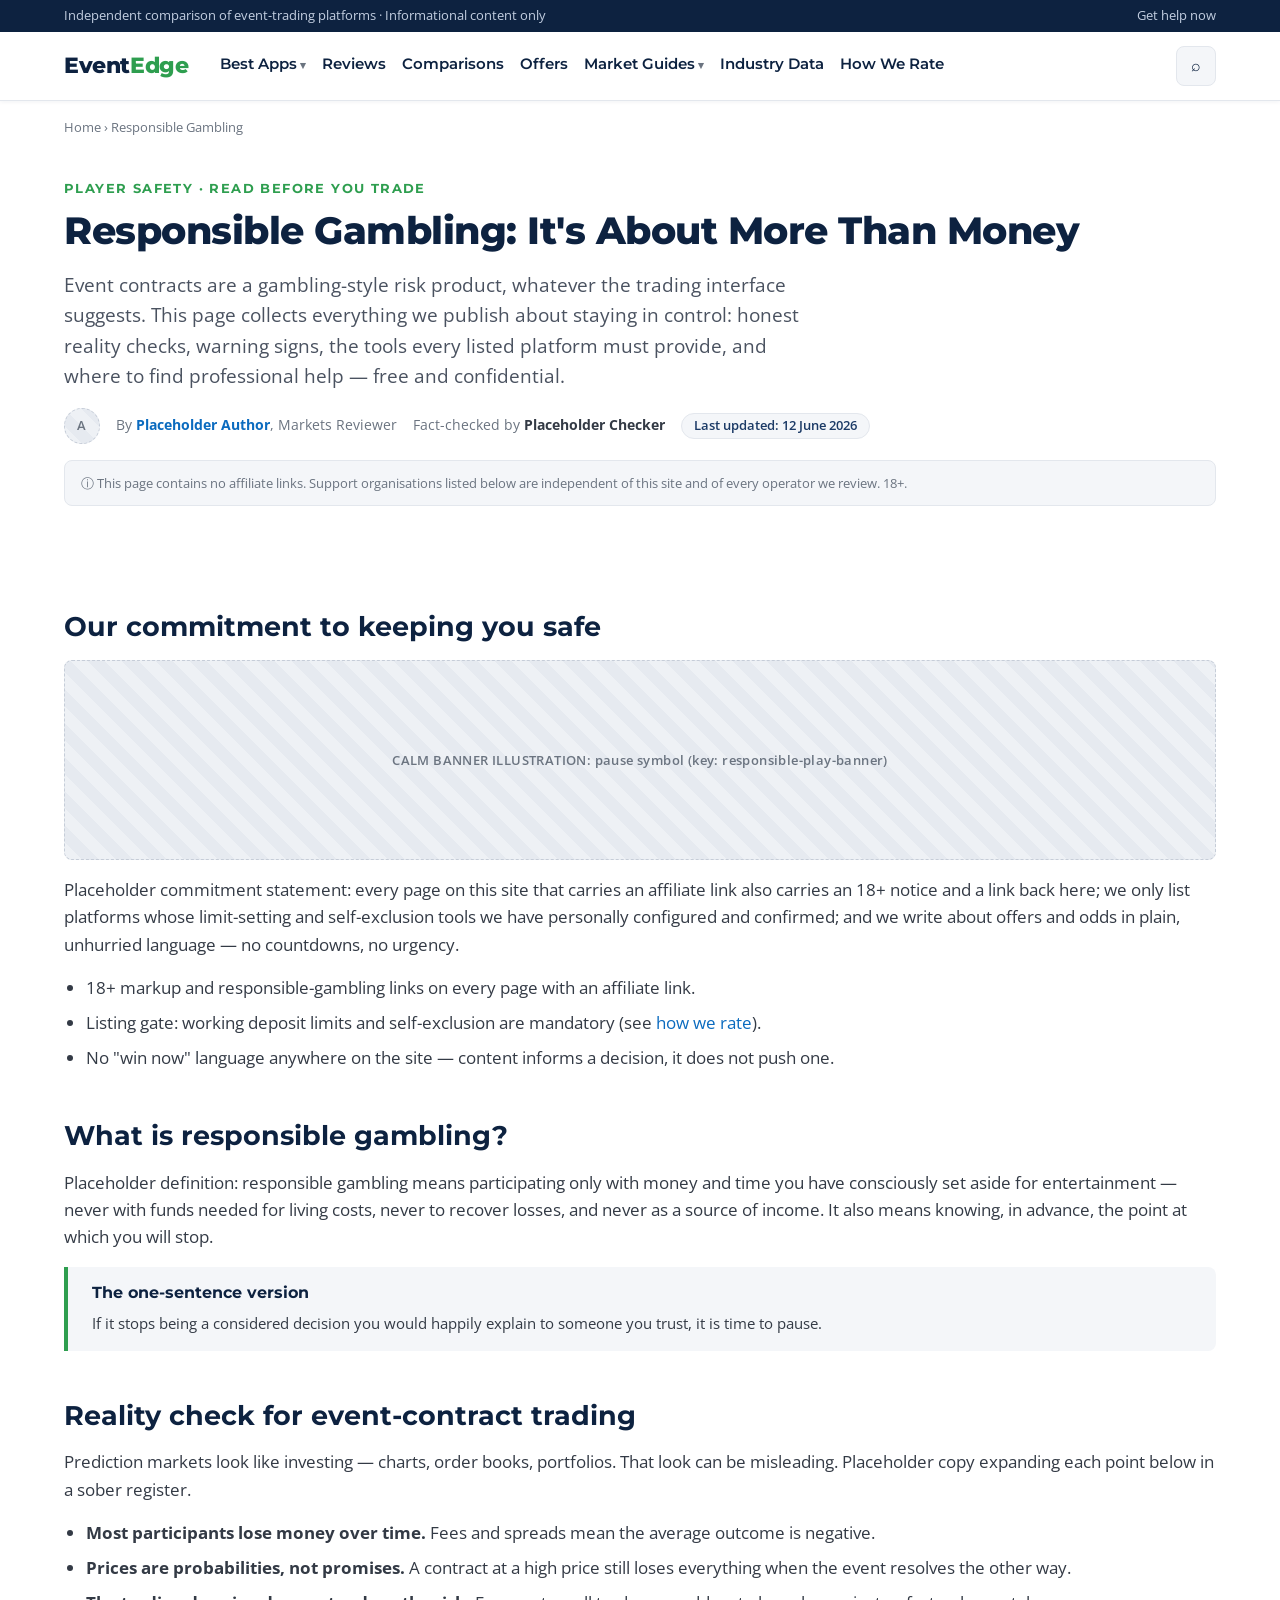
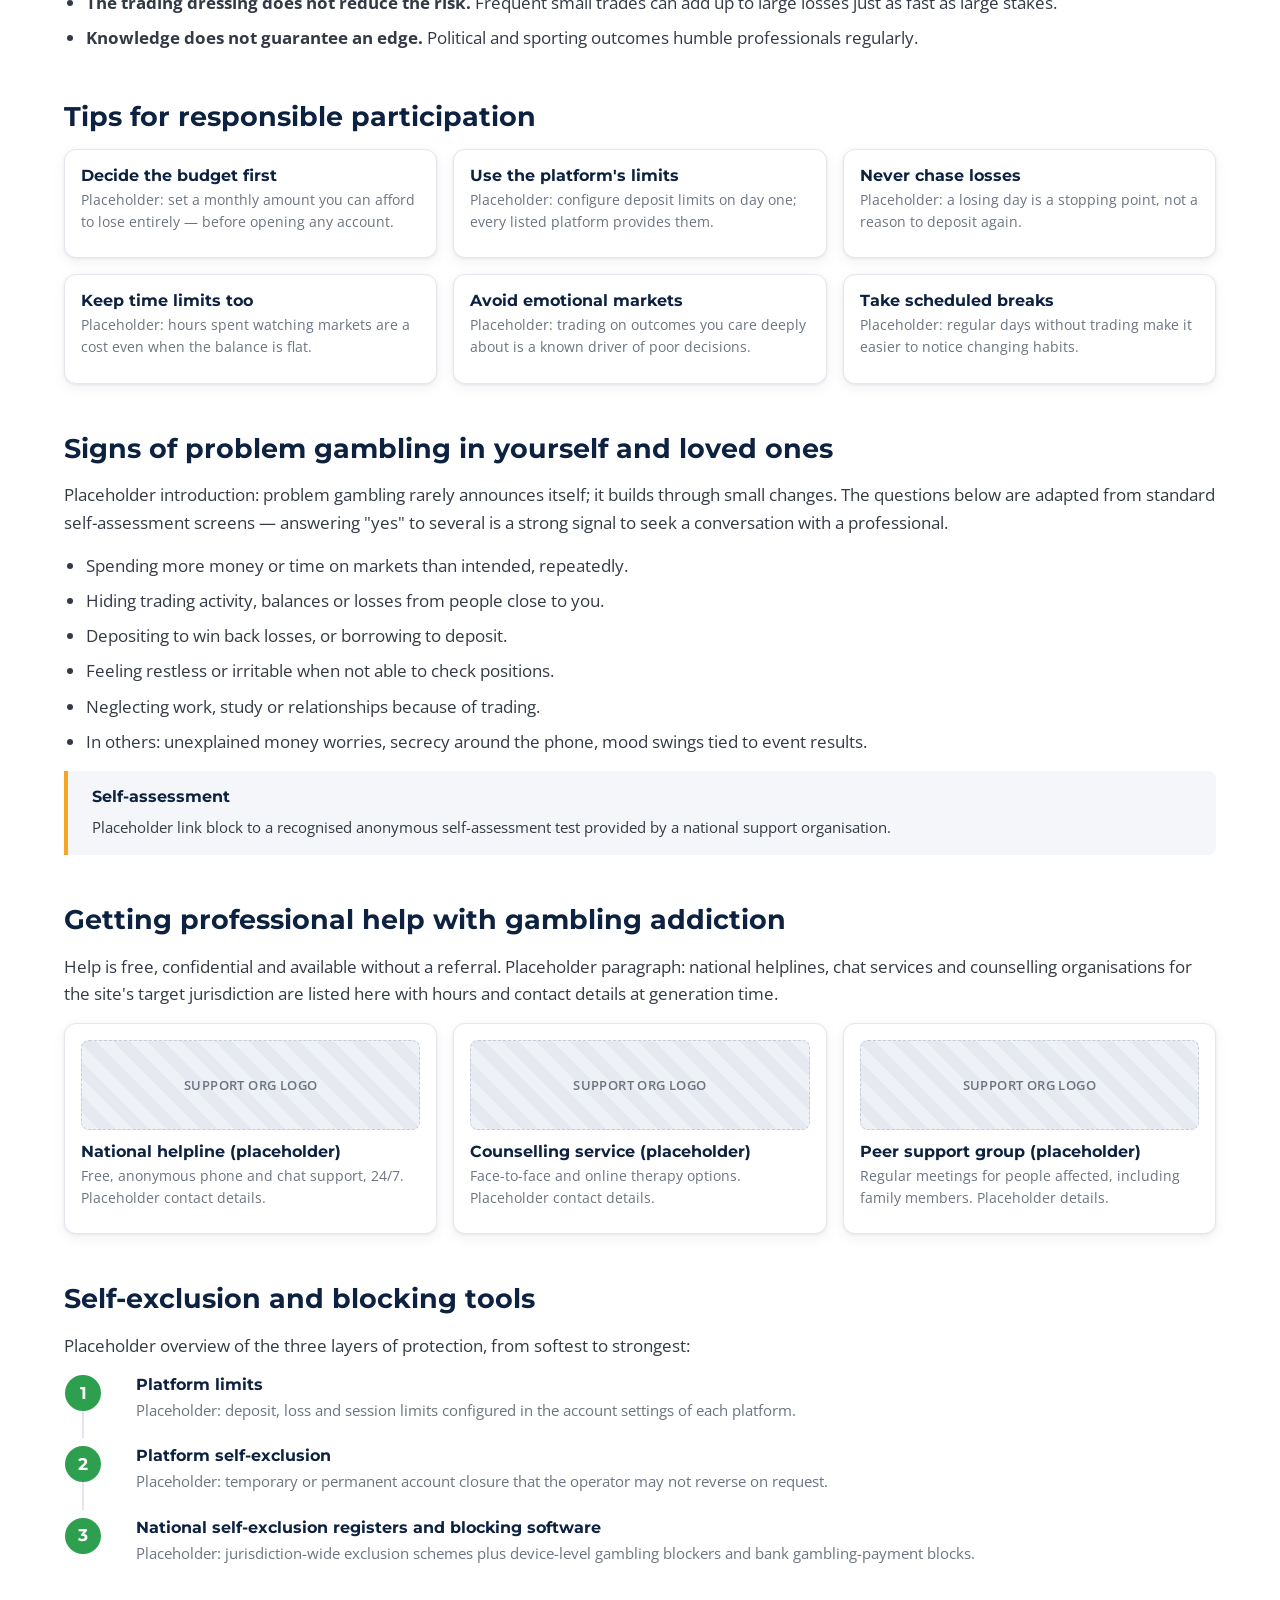
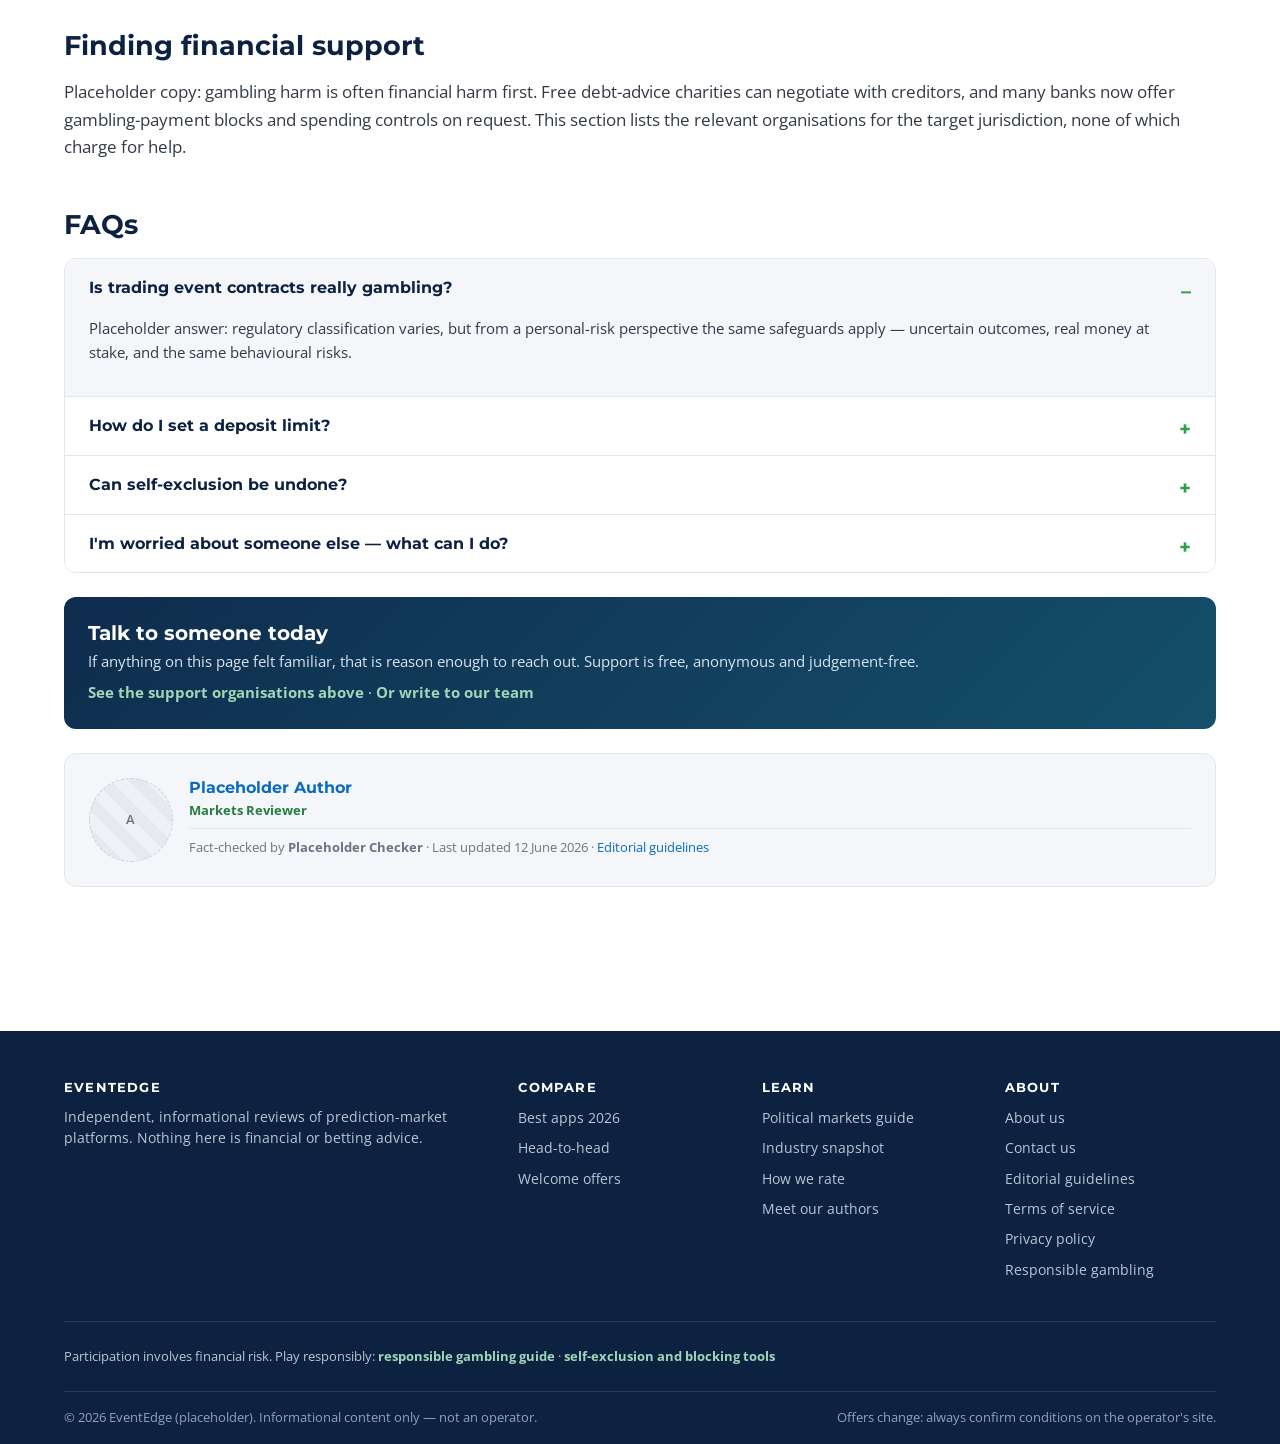
<file: responsible-gambling.html>
<!DOCTYPE html>
<html lang="en">
<head>
  <meta charset="utf-8">
  <meta name="viewport" content="width=device-width, initial-scale=1">
  <title>Responsible Gambling — It's About More Than Money</title>
  <link rel="stylesheet" href="./style.css">
</head>
<body>
<section class="page active" data-screen-label="Responsible Gambling">

  <div class="utility-bar">
    <div class="container">
      <span>Independent comparison of event-trading platforms · Informational content only</span>
      <span><a href="#help">Get help now</a></span>
    </div>
  </div>

  <header class="site-header">
    <div class="container">
      <a class="logo" href="./index.html">Event<span class="logo-accent">Edge</span></a>
      <nav class="main-nav">
        <a class="has-drop" href="./index.html">Best Apps</a>
        <a href="./platform-review.html">Reviews</a>
        <a href="./head-to-head.html">Comparisons</a>
        <a href="./bonus-directory.html">Offers</a>
        <a class="has-drop" href="./politics-hub.html">Market Guides</a>
        <a href="./industry-snapshot.html">Industry Data</a>
        <a href="./how-we-rate.html">How We Rate</a>
        <a href="./about.html">About</a>
        <a href="./contact.html">Contact</a>
        <a class="is-active" href="./responsible-gambling.html">Responsible Gambling</a>
        <a href="./editorial-guidelines.html">Editorial Guidelines</a>
        <a href="./terms-of-service.html">Terms</a>
        <a href="./privacy-policy.html">Privacy</a>
      </nav>
      <button class="search-toggle" aria-label="Search">⌕</button>
    </div>
  </header>

  <div class="container">
    <nav class="breadcrumbs"><a href="./index.html">Home</a> › Responsible Gambling</nav>

    <div class="hero">
      <div class="kicker">Player Safety · Read Before You Trade</div>
      <h1>Responsible Gambling: It's About More Than Money</h1>
      <p class="lede">Event contracts are a gambling-style risk product, whatever the trading interface suggests. This page collects everything we publish about staying in control: honest reality checks, warning signs, the tools every listed platform must provide, and where to find professional help — free and confidential.</p>
      <div class="byline">
        <div class="ph avatar">A</div>
        <span>By <b><a href="./authors/author-profile.html">Placeholder Author</a></b>, Markets Reviewer</span>
        <span>Fact-checked by <b>Placeholder Checker</b></span>
        <span class="updated-stamp">Last updated: 12 June 2026</span>
      </div>
      <div class="disclosure-strip">ⓘ This page contains no affiliate links. Support organisations listed below are independent of this site and of every operator we review. 18+.</div>
    </div>

    <div class="layout">
      <main>

        <h2 class="section-title" id="commitment">Our commitment to keeping you safe</h2>
        <div class="ph ph--wide">CALM BANNER ILLUSTRATION: pause symbol (key: responsible-play-banner)</div>
        <p style="margin-top:16px">Placeholder commitment statement: every page on this site that carries an affiliate link also carries an 18+ notice and a link back here; we only list platforms whose limit-setting and self-exclusion tools we have personally configured and confirmed; and we write about offers and odds in plain, unhurried language — no countdowns, no urgency.</p>
        <ul>
          <li>18+ markup and responsible-gambling links on every page with an affiliate link.</li>
          <li>Listing gate: working deposit limits and self-exclusion are mandatory (see <a href="./how-we-rate.html">how we rate</a>).</li>
          <li>No "win now" language anywhere on the site — content informs a decision, it does not push one.</li>
        </ul>

        <h2 class="section-title" id="what-is-rg">What is responsible gambling?</h2>
        <p>Placeholder definition: responsible gambling means participating only with money and time you have consciously set aside for entertainment — never with funds needed for living costs, never to recover losses, and never as a source of income. It also means knowing, in advance, the point at which you will stop.</p>
        <div class="callout callout-green">
          <h4>The one-sentence version</h4>
          <p style="margin:0">If it stops being a considered decision you would happily explain to someone you trust, it is time to pause.</p>
        </div>

        <h2 class="section-title" id="reality-check">Reality check for event-contract trading</h2>
        <p>Prediction markets look like investing — charts, order books, portfolios. That look can be misleading. Placeholder copy expanding each point below in a sober register.</p>
        <ul>
          <li><b>Most participants lose money over time.</b> Fees and spreads mean the average outcome is negative.</li>
          <li><b>Prices are probabilities, not promises.</b> A contract at a high price still loses everything when the event resolves the other way.</li>
          <li><b>The trading dressing does not reduce the risk.</b> Frequent small trades can add up to large losses just as fast as large stakes.</li>
          <li><b>Knowledge does not guarantee an edge.</b> Political and sporting outcomes humble professionals regularly.</li>
        </ul>

        <h2 class="section-title" id="tips">Tips for responsible participation</h2>
        <div class="card-grid cols-3">
          <div class="cat-card">
            <h3>Decide the budget first</h3>
            <p>Placeholder: set a monthly amount you can afford to lose entirely — before opening any account.</p>
          </div>
          <div class="cat-card">
            <h3>Use the platform's limits</h3>
            <p>Placeholder: configure deposit limits on day one; every listed platform provides them.</p>
          </div>
          <div class="cat-card">
            <h3>Never chase losses</h3>
            <p>Placeholder: a losing day is a stopping point, not a reason to deposit again.</p>
          </div>
          <div class="cat-card">
            <h3>Keep time limits too</h3>
            <p>Placeholder: hours spent watching markets are a cost even when the balance is flat.</p>
          </div>
          <div class="cat-card">
            <h3>Avoid emotional markets</h3>
            <p>Placeholder: trading on outcomes you care deeply about is a known driver of poor decisions.</p>
          </div>
          <div class="cat-card">
            <h3>Take scheduled breaks</h3>
            <p>Placeholder: regular days without trading make it easier to notice changing habits.</p>
          </div>
        </div>

        <h2 class="section-title" id="signs">Signs of problem gambling in yourself and loved ones</h2>
        <p>Placeholder introduction: problem gambling rarely announces itself; it builds through small changes. The questions below are adapted from standard self-assessment screens — answering "yes" to several is a strong signal to seek a conversation with a professional.</p>
        <ul>
          <li>Spending more money or time on markets than intended, repeatedly.</li>
          <li>Hiding trading activity, balances or losses from people close to you.</li>
          <li>Depositing to win back losses, or borrowing to deposit.</li>
          <li>Feeling restless or irritable when not able to check positions.</li>
          <li>Neglecting work, study or relationships because of trading.</li>
          <li>In others: unexplained money worries, secrecy around the phone, mood swings tied to event results.</li>
        </ul>
        <div class="callout callout-gold">
          <h4>Self-assessment</h4>
          <p style="margin:0">Placeholder link block to a recognised anonymous self-assessment test provided by a national support organisation.</p>
        </div>

        <h2 class="section-title" id="help">Getting professional help with gambling addiction</h2>
        <p>Help is free, confidential and available without a referral. Placeholder paragraph: national helplines, chat services and counselling organisations for the site's target jurisdiction are listed here with hours and contact details at generation time.</p>
        <div class="card-grid cols-3">
          <div class="cat-card">
            <div class="ph">SUPPORT ORG LOGO</div>
            <h3>National helpline (placeholder)</h3>
            <p>Free, anonymous phone and chat support, 24/7. Placeholder contact details.</p>
          </div>
          <div class="cat-card">
            <div class="ph">SUPPORT ORG LOGO</div>
            <h3>Counselling service (placeholder)</h3>
            <p>Face-to-face and online therapy options. Placeholder contact details.</p>
          </div>
          <div class="cat-card">
            <div class="ph">SUPPORT ORG LOGO</div>
            <h3>Peer support group (placeholder)</h3>
            <p>Regular meetings for people affected, including family members. Placeholder details.</p>
          </div>
        </div>

        <h2 class="section-title" id="self-exclusion">Self-exclusion and blocking tools</h2>
        <p>Placeholder overview of the three layers of protection, from softest to strongest:</p>
        <ol class="steps">
          <li>
            <h4>Platform limits</h4>
            <p>Placeholder: deposit, loss and session limits configured in the account settings of each platform.</p>
          </li>
          <li>
            <h4>Platform self-exclusion</h4>
            <p>Placeholder: temporary or permanent account closure that the operator may not reverse on request.</p>
          </li>
          <li>
            <h4>National self-exclusion registers and blocking software</h4>
            <p>Placeholder: jurisdiction-wide exclusion schemes plus device-level gambling blockers and bank gambling-payment blocks.</p>
          </li>
        </ol>

        <h2 class="section-title" id="financial-support">Finding financial support</h2>
        <p>Placeholder copy: gambling harm is often financial harm first. Free debt-advice charities can negotiate with creditors, and many banks now offer gambling-payment blocks and spending controls on request. This section lists the relevant organisations for the target jurisdiction, none of which charge for help.</p>

        <h2 class="section-title" id="faqs">FAQs</h2>
        <div class="faq">
          <details open>
            <summary>Is trading event contracts really gambling?</summary>
            <div class="faq-a"><p>Placeholder answer: regulatory classification varies, but from a personal-risk perspective the same safeguards apply — uncertain outcomes, real money at stake, and the same behavioural risks.</p></div>
          </details>
          <details>
            <summary>How do I set a deposit limit?</summary>
            <div class="faq-a"><p>Placeholder answer pointing to the account-settings path on each reviewed platform; every full review documents where the tools live.</p></div>
          </details>
          <details>
            <summary>Can self-exclusion be undone?</summary>
            <div class="faq-a"><p>Placeholder answer: platform self-exclusion is binding for its stated period; national registers have their own minimum durations and cooling-off rules.</p></div>
          </details>
          <details>
            <summary>I'm worried about someone else — what can I do?</summary>
            <div class="faq-a"><p>Placeholder answer: support organisations advise family members too; the helplines above are open to anyone affected, not only the person gambling.</p></div>
          </details>
        </div>
        <div class="rg-band">
          <div>
            <h3>Talk to someone today</h3>
            <p style="margin:0 0 8px">If anything on this page felt familiar, that is reason enough to reach out. Support is free, anonymous and judgement-free.</p>
            <p style="margin:0"><a href="#help">See the support organisations above</a> · <a href="./contact.html">Or write to our team</a></p>
          </div>
        </div>
        <div class="author-box">
          <div class="ph avatar">A</div>
          <div>
            <h4><a href="./authors/author-profile.html">Placeholder Author</a></h4>
            <div class="author-role">Markets Reviewer</div>
            <div class="fact-check-line">Fact-checked by <b>Placeholder Checker</b> · Last updated 12 June 2026 · <a href="./editorial-guidelines.html">Editorial guidelines</a></div>
          </div>
        </div>

      </main>

      <aside>
        <nav class="toc" aria-label="On this page">
          <h4>On this page</h4>
          <ol>
            <li><a href="#commitment">Our commitment</a></li>
            <li><a href="#what-is-rg">What is responsible gambling?</a></li>
            <li><a href="#reality-check">Reality check</a></li>
            <li><a href="#tips">Tips for participation</a></li>
            <li><a href="#signs">Warning signs</a></li>
            <li><a href="#help">Professional help</a></li>
            <li><a href="#self-exclusion">Self-exclusion tools</a></li>
            <li><a href="#financial-support">Financial support</a></li>
            <li><a href="#faqs">FAQs</a></li>
          </ol>
        </nav>
      </aside>
    </div>
  </div>

  <footer class="site-footer">
    <div class="container">
      <div class="footer-cols">
        <div>
          <h4>EventEdge</h4>
          <p style="font-size:13.5px">Independent, informational reviews of prediction-market platforms. Nothing here is financial or betting advice.</p>
        </div>
        <div>
          <h4>Compare</h4>
          <ul>
            <li><a href="./index.html">Best apps 2026</a></li>
            <li><a href="./head-to-head.html">Head-to-head</a></li>
            <li><a href="./bonus-directory.html">Welcome offers</a></li>
          </ul>
        </div>
        <div>
          <h4>Learn</h4>
          <ul>
            <li><a href="./politics-hub.html">Political markets guide</a></li>
            <li><a href="./industry-snapshot.html">Industry snapshot</a></li>
            <li><a href="./how-we-rate.html">How we rate</a></li>
            <li><a href="./authors/author-profile.html">Meet our authors</a></li>
          </ul>
        </div>
        <div>
          <h4>About</h4>
          <ul>
            <li><a href="./about.html">About us</a></li>
            <li><a href="./contact.html">Contact us</a></li>
            <li><a href="./editorial-guidelines.html">Editorial guidelines</a></li>
            <li><a href="./terms-of-service.html">Terms of service</a></li>
            <li><a href="./privacy-policy.html">Privacy policy</a></li>
            <li><a href="./responsible-gambling.html">Responsible gambling</a></li>
          </ul>
        </div>
      </div>
      <div class="footer-rg">
        <span>Participation involves financial risk. Play responsibly: <a href="./responsible-gambling.html">responsible gambling guide</a> · <a href="./responsible-gambling.html#self-exclusion">self-exclusion and blocking tools</a></span>
      </div>
      <div class="footer-bottom">
        <span>© 2026 EventEdge (placeholder). Informational content only — not an operator.</span>
        <span>Offers change: always confirm conditions on the operator's site.</span>
      </div>
    </div>
  </footer>

</section>
</body>
</html>
</file>
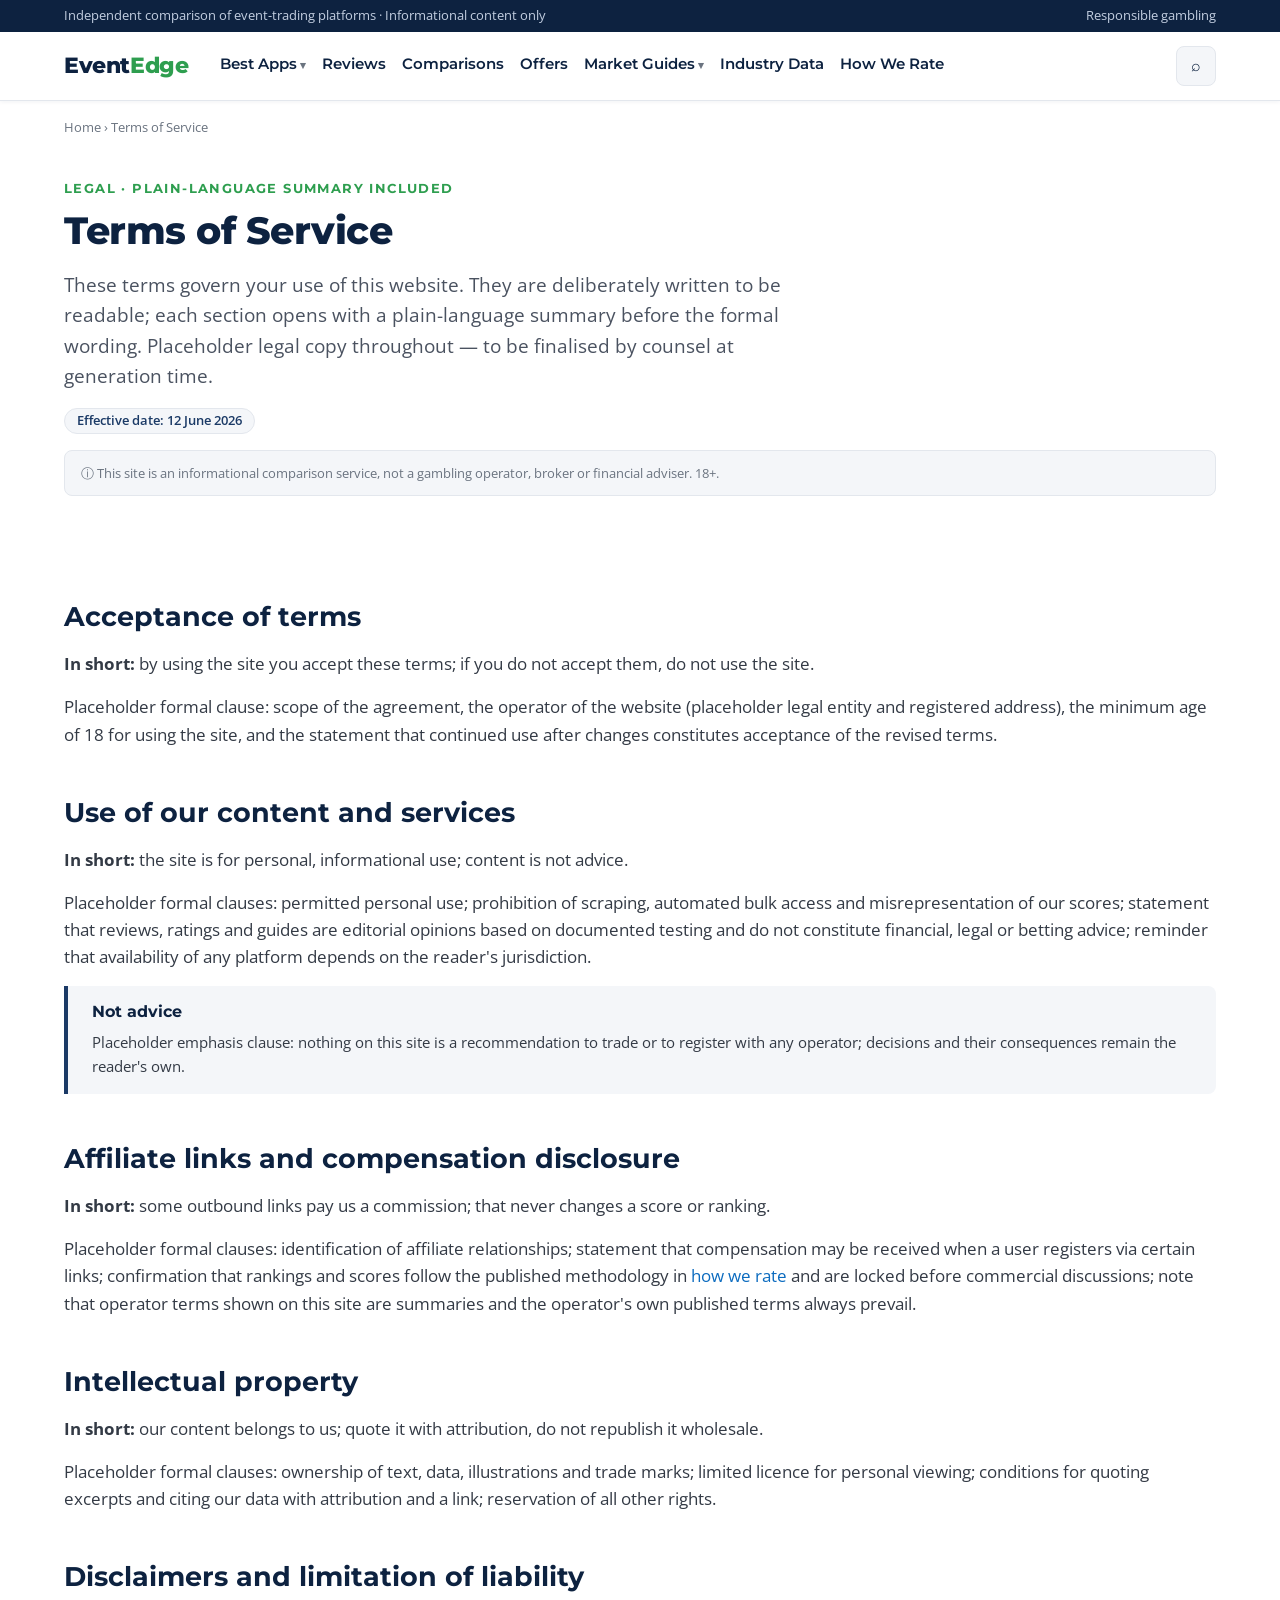
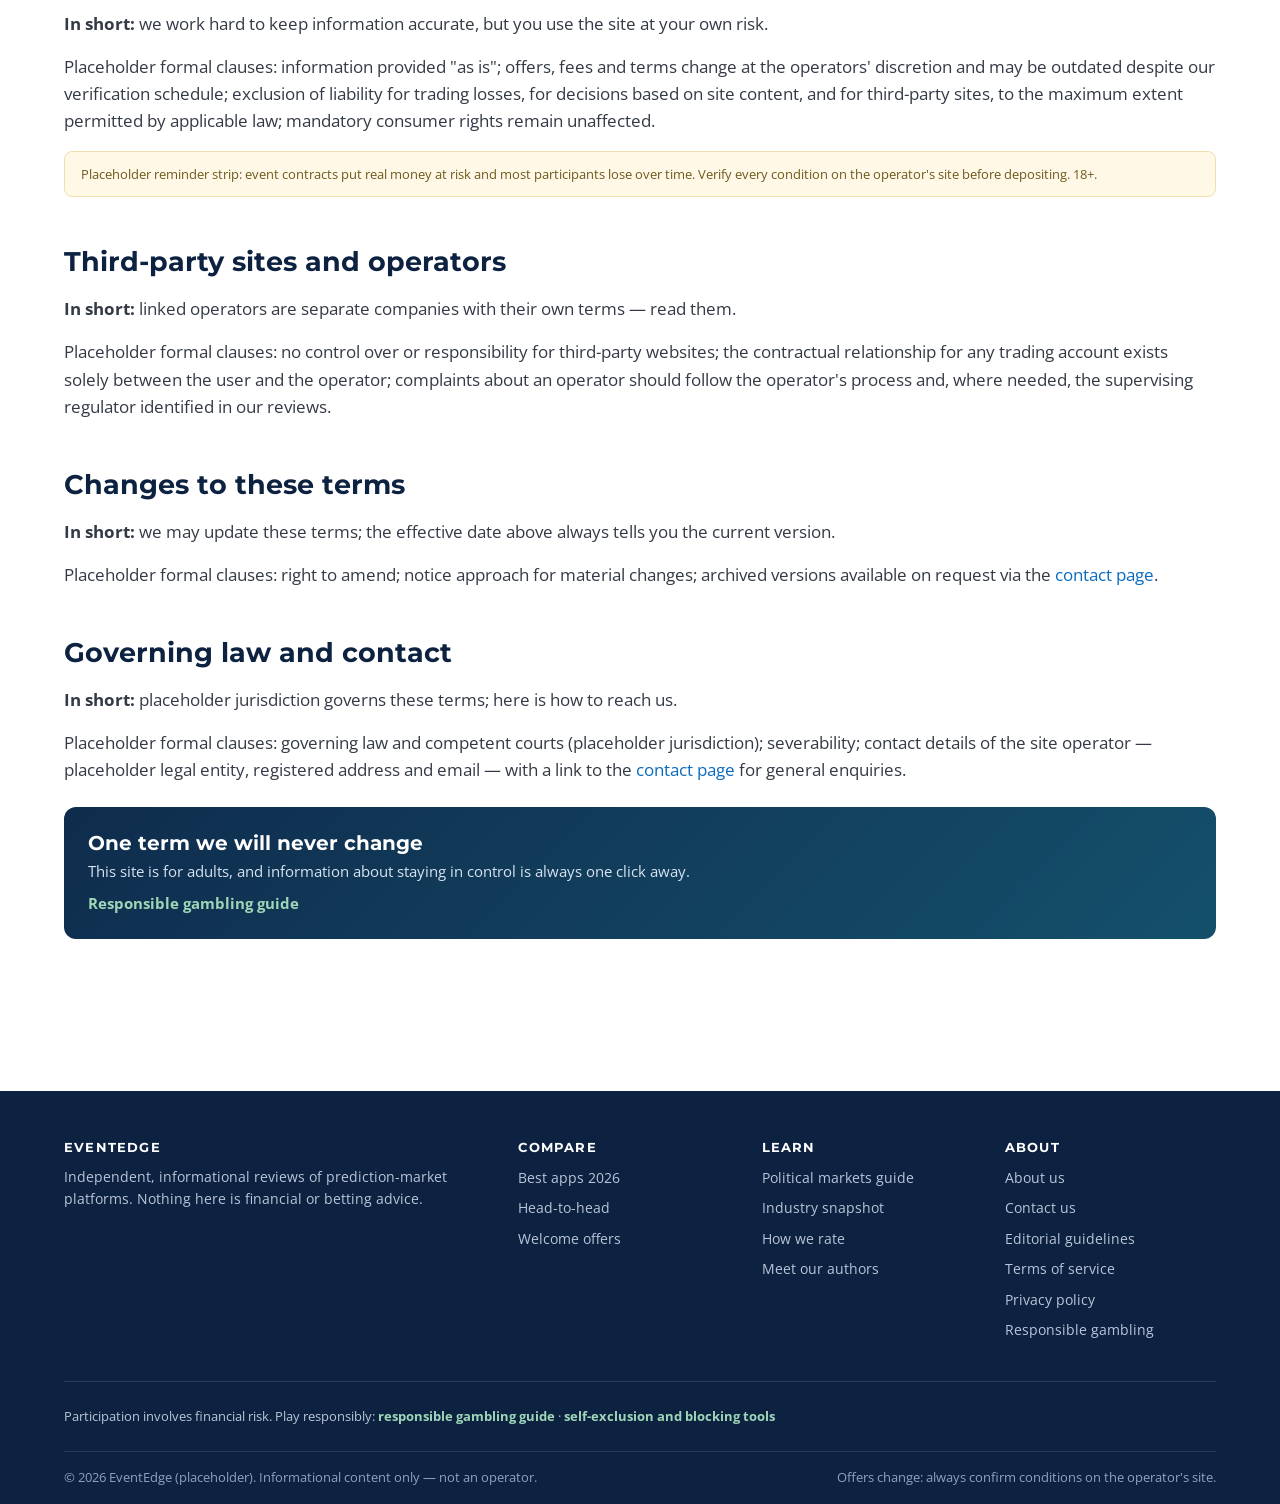
<file: terms-of-service.html>
<!DOCTYPE html>
<html lang="en">
<head>
  <meta charset="utf-8">
  <meta name="viewport" content="width=device-width, initial-scale=1">
  <title>Terms of Service — EventEdge</title>
  <link rel="stylesheet" href="./style.css">
</head>
<body>
<section class="page active" data-screen-label="Terms of Service">

  <div class="utility-bar">
    <div class="container">
      <span>Independent comparison of event-trading platforms · Informational content only</span>
      <span><a href="./responsible-gambling.html">Responsible gambling</a></span>
    </div>
  </div>

  <header class="site-header">
    <div class="container">
      <a class="logo" href="./index.html">Event<span class="logo-accent">Edge</span></a>
      <nav class="main-nav">
        <a class="has-drop" href="./index.html">Best Apps</a>
        <a href="./platform-review.html">Reviews</a>
        <a href="./head-to-head.html">Comparisons</a>
        <a href="./bonus-directory.html">Offers</a>
        <a class="has-drop" href="./politics-hub.html">Market Guides</a>
        <a href="./industry-snapshot.html">Industry Data</a>
        <a href="./how-we-rate.html">How We Rate</a>
        <a href="./about.html">About</a>
        <a href="./contact.html">Contact</a>
        <a href="./responsible-gambling.html">Responsible Gambling</a>
        <a href="./editorial-guidelines.html">Editorial Guidelines</a>
        <a class="is-active" href="./terms-of-service.html">Terms</a>
        <a href="./privacy-policy.html">Privacy</a>
      </nav>
      <button class="search-toggle" aria-label="Search">⌕</button>
    </div>
  </header>

  <div class="container">
    <nav class="breadcrumbs"><a href="./index.html">Home</a> › Terms of Service</nav>

    <div class="hero">
      <div class="kicker">Legal · Plain-Language Summary Included</div>
      <h1>Terms of Service</h1>
      <p class="lede">These terms govern your use of this website. They are deliberately written to be readable; each section opens with a plain-language summary before the formal wording. Placeholder legal copy throughout — to be finalised by counsel at generation time.</p>
      <div class="byline">
        <span class="updated-stamp">Effective date: 12 June 2026</span>
      </div>
      <div class="disclosure-strip">ⓘ This site is an informational comparison service, not a gambling operator, broker or financial adviser. 18+.</div>
    </div>

    <div class="layout">
      <main>

        <h2 class="section-title" id="acceptance">Acceptance of terms</h2>
        <p><b>In short:</b> by using the site you accept these terms; if you do not accept them, do not use the site.</p>
        <p>Placeholder formal clause: scope of the agreement, the operator of the website (placeholder legal entity and registered address), the minimum age of 18 for using the site, and the statement that continued use after changes constitutes acceptance of the revised terms.</p>

        <h2 class="section-title" id="use-of-content">Use of our content and services</h2>
        <p><b>In short:</b> the site is for personal, informational use; content is not advice.</p>
        <p>Placeholder formal clauses: permitted personal use; prohibition of scraping, automated bulk access and misrepresentation of our scores; statement that reviews, ratings and guides are editorial opinions based on documented testing and do not constitute financial, legal or betting advice; reminder that availability of any platform depends on the reader's jurisdiction.</p>
        <div class="callout">
          <h4>Not advice</h4>
          <p style="margin:0">Placeholder emphasis clause: nothing on this site is a recommendation to trade or to register with any operator; decisions and their consequences remain the reader's own.</p>
        </div>

        <h2 class="section-title" id="affiliate-disclosure">Affiliate links and compensation disclosure</h2>
        <p><b>In short:</b> some outbound links pay us a commission; that never changes a score or ranking.</p>
        <p>Placeholder formal clauses: identification of affiliate relationships; statement that compensation may be received when a user registers via certain links; confirmation that rankings and scores follow the published methodology in <a href="./how-we-rate.html">how we rate</a> and are locked before commercial discussions; note that operator terms shown on this site are summaries and the operator's own published terms always prevail.</p>

        <h2 class="section-title" id="ip">Intellectual property</h2>
        <p><b>In short:</b> our content belongs to us; quote it with attribution, do not republish it wholesale.</p>
        <p>Placeholder formal clauses: ownership of text, data, illustrations and trade marks; limited licence for personal viewing; conditions for quoting excerpts and citing our data with attribution and a link; reservation of all other rights.</p>

        <h2 class="section-title" id="disclaimers">Disclaimers and limitation of liability</h2>
        <p><b>In short:</b> we work hard to keep information accurate, but you use the site at your own risk.</p>
        <p>Placeholder formal clauses: information provided "as is"; offers, fees and terms change at the operators' discretion and may be outdated despite our verification schedule; exclusion of liability for trading losses, for decisions based on site content, and for third-party sites, to the maximum extent permitted by applicable law; mandatory consumer rights remain unaffected.</p>
        <div class="terms-strip">Placeholder reminder strip: event contracts put real money at risk and most participants lose over time. Verify every condition on the operator's site before depositing. 18+.</div>

        <h2 class="section-title" id="third-parties">Third-party sites and operators</h2>
        <p><b>In short:</b> linked operators are separate companies with their own terms — read them.</p>
        <p>Placeholder formal clauses: no control over or responsibility for third-party websites; the contractual relationship for any trading account exists solely between the user and the operator; complaints about an operator should follow the operator's process and, where needed, the supervising regulator identified in our reviews.</p>

        <h2 class="section-title" id="changes">Changes to these terms</h2>
        <p><b>In short:</b> we may update these terms; the effective date above always tells you the current version.</p>
        <p>Placeholder formal clauses: right to amend; notice approach for material changes; archived versions available on request via the <a href="./contact.html">contact page</a>.</p>

        <h2 class="section-title" id="governing-law">Governing law and contact</h2>
        <p><b>In short:</b> placeholder jurisdiction governs these terms; here is how to reach us.</p>
        <p>Placeholder formal clauses: governing law and competent courts (placeholder jurisdiction); severability; contact details of the site operator — placeholder legal entity, registered address and email — with a link to the <a href="./contact.html">contact page</a> for general enquiries.</p>
        <div class="rg-band">
          <div>
            <h3>One term we will never change</h3>
            <p style="margin:0 0 8px">This site is for adults, and information about staying in control is always one click away.</p>
            <p style="margin:0"><a href="./responsible-gambling.html">Responsible gambling guide</a></p>
          </div>
        </div>

      </main>

      <aside>
        <nav class="toc" aria-label="On this page">
          <h4>On this page</h4>
          <ol>
            <li><a href="#acceptance">Acceptance of terms</a></li>
            <li><a href="#use-of-content">Use of content &amp; services</a></li>
            <li><a href="#affiliate-disclosure">Affiliate disclosure</a></li>
            <li><a href="#ip">Intellectual property</a></li>
            <li><a href="#disclaimers">Disclaimers &amp; liability</a></li>
            <li><a href="#third-parties">Third-party sites</a></li>
            <li><a href="#changes">Changes to these terms</a></li>
            <li><a href="#governing-law">Governing law &amp; contact</a></li>
          </ol>
        </nav>
      </aside>
    </div>
  </div>

  <footer class="site-footer">
    <div class="container">
      <div class="footer-cols">
        <div>
          <h4>EventEdge</h4>
          <p style="font-size:13.5px">Independent, informational reviews of prediction-market platforms. Nothing here is financial or betting advice.</p>
        </div>
        <div>
          <h4>Compare</h4>
          <ul>
            <li><a href="./index.html">Best apps 2026</a></li>
            <li><a href="./head-to-head.html">Head-to-head</a></li>
            <li><a href="./bonus-directory.html">Welcome offers</a></li>
          </ul>
        </div>
        <div>
          <h4>Learn</h4>
          <ul>
            <li><a href="./politics-hub.html">Political markets guide</a></li>
            <li><a href="./industry-snapshot.html">Industry snapshot</a></li>
            <li><a href="./how-we-rate.html">How we rate</a></li>
            <li><a href="./authors/author-profile.html">Meet our authors</a></li>
          </ul>
        </div>
        <div>
          <h4>About</h4>
          <ul>
            <li><a href="./about.html">About us</a></li>
            <li><a href="./contact.html">Contact us</a></li>
            <li><a href="./editorial-guidelines.html">Editorial guidelines</a></li>
            <li><a href="./terms-of-service.html">Terms of service</a></li>
            <li><a href="./privacy-policy.html">Privacy policy</a></li>
            <li><a href="./responsible-gambling.html">Responsible gambling</a></li>
          </ul>
        </div>
      </div>
      <div class="footer-rg">
        <span>Participation involves financial risk. Play responsibly: <a href="./responsible-gambling.html">responsible gambling guide</a> · <a href="./responsible-gambling.html#self-exclusion">self-exclusion and blocking tools</a></span>
      </div>
      <div class="footer-bottom">
        <span>© 2026 EventEdge (placeholder). Informational content only — not an operator.</span>
        <span>Offers change: always confirm conditions on the operator's site.</span>
      </div>
    </div>
  </footer>

</section>
</body>
</html>
</file>
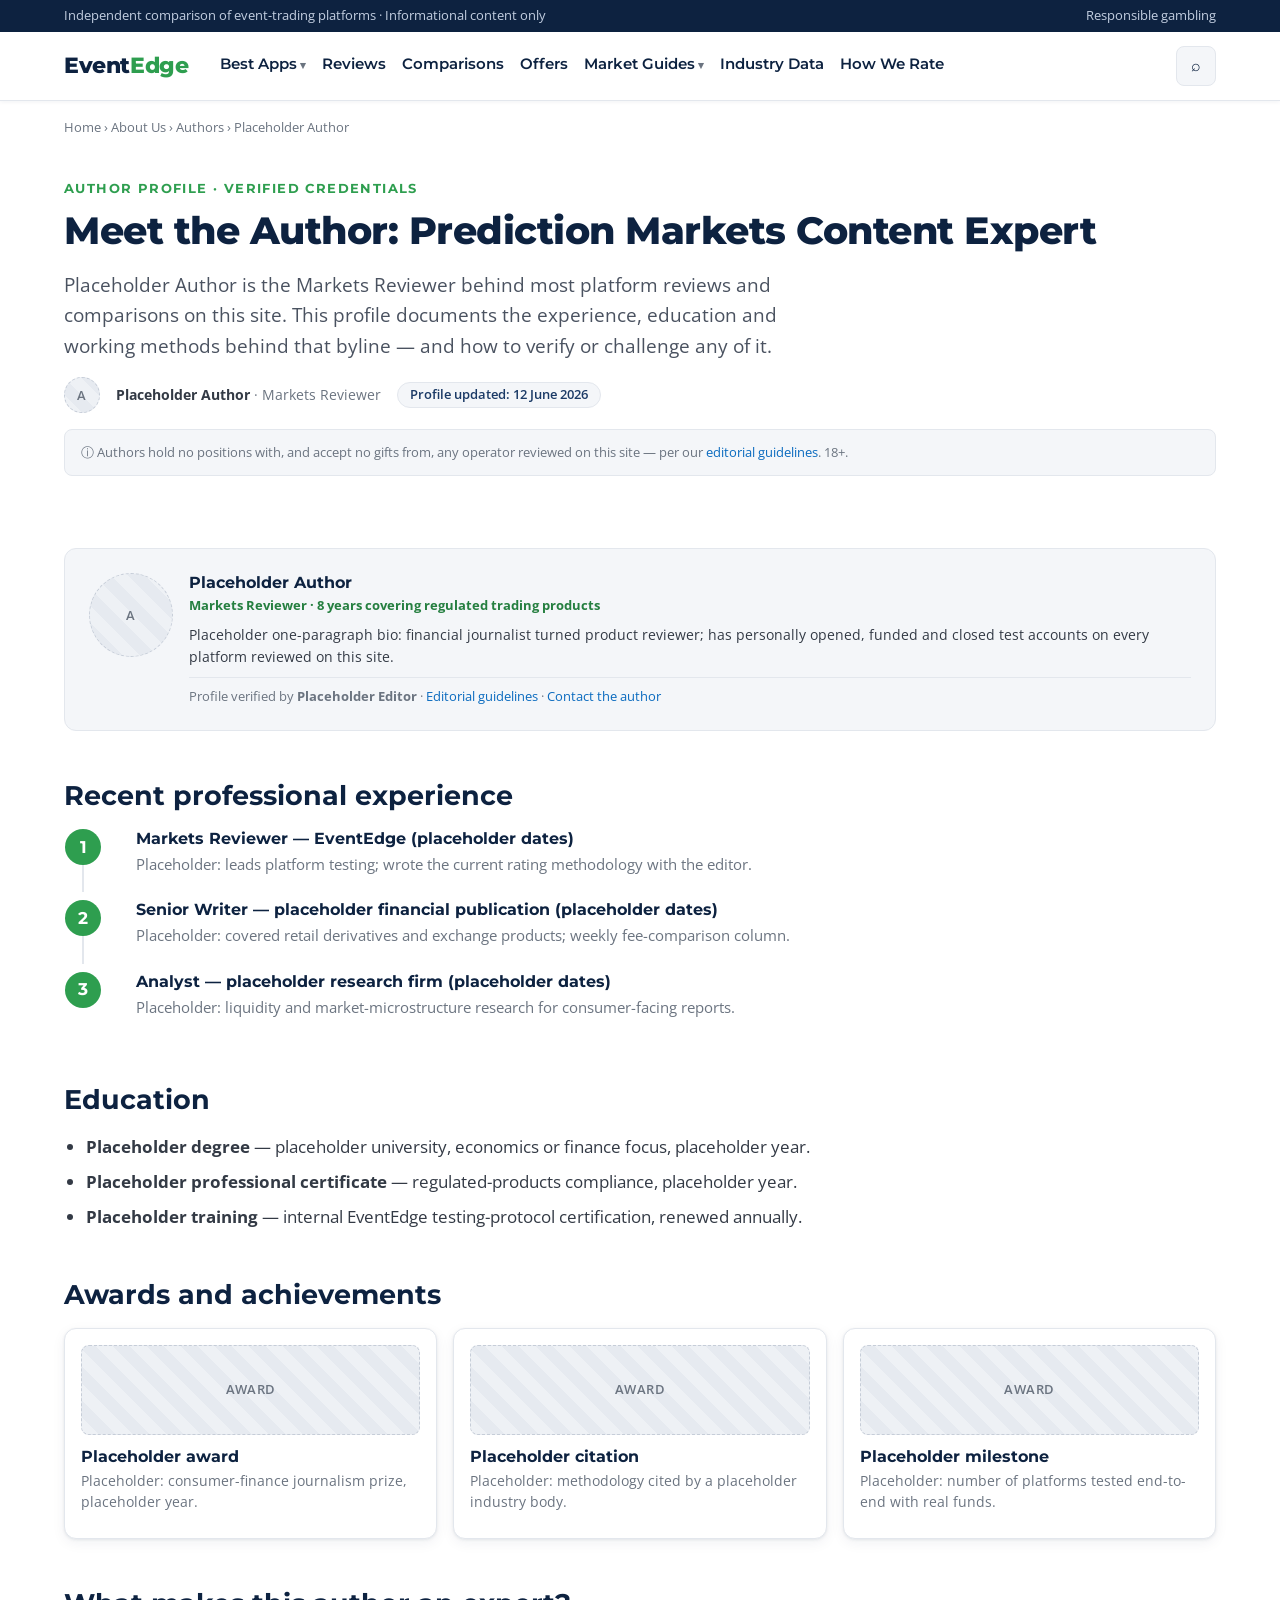
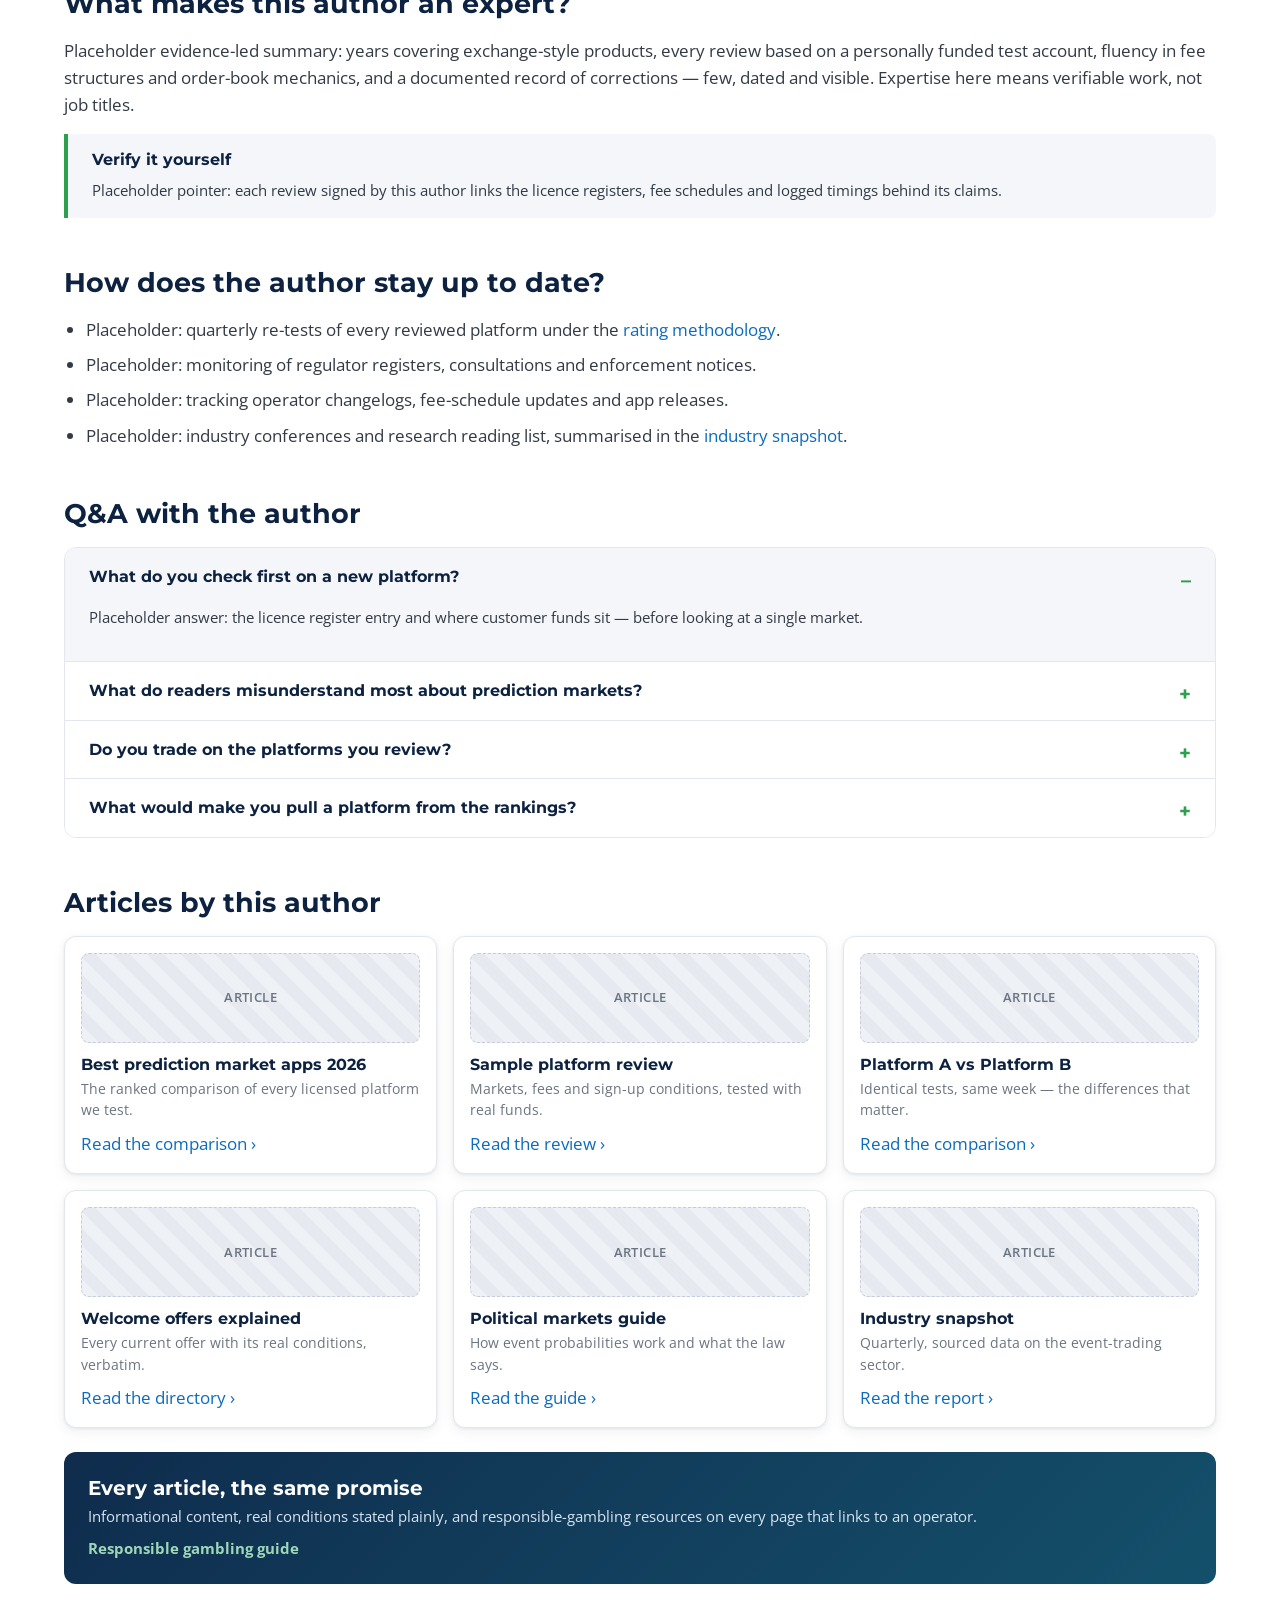
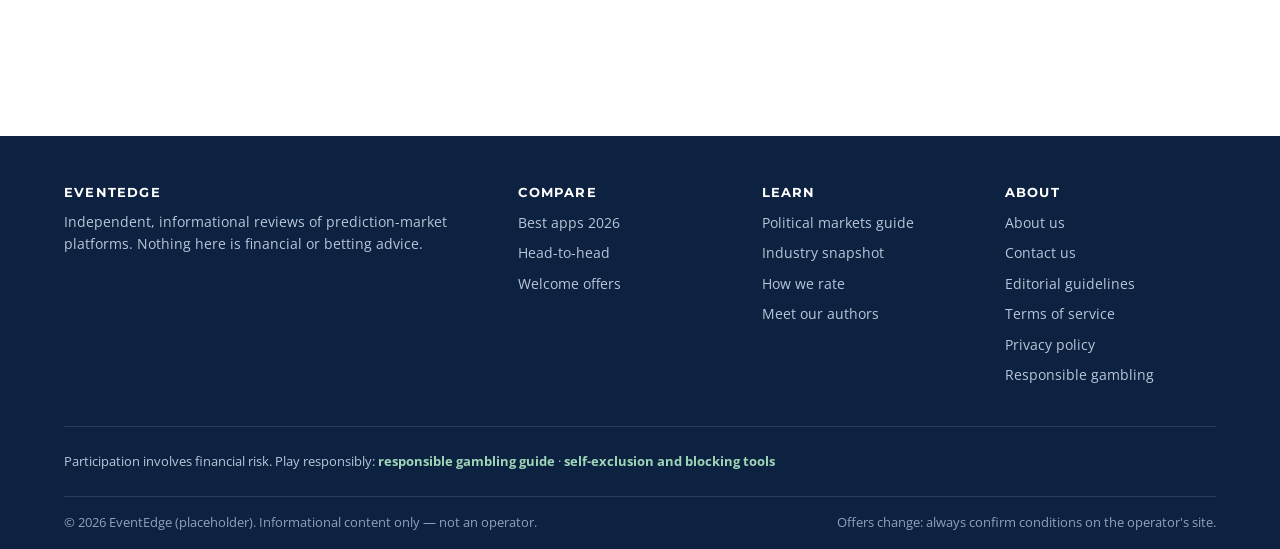
<file: authors/author-profile.html>
<!DOCTYPE html>
<html lang="en">
<head>
  <meta charset="utf-8">
  <meta name="viewport" content="width=device-width, initial-scale=1">
  <title>Meet the Author — Prediction Markets Content Expert</title>
  <link rel="stylesheet" href="../style.css">
</head>
<body>
<section class="page active" data-screen-label="Author Profile">

  <div class="utility-bar">
    <div class="container">
      <span>Independent comparison of event-trading platforms · Informational content only</span>
      <span><a href="../responsible-gambling.html">Responsible gambling</a></span>
    </div>
  </div>

  <header class="site-header">
    <div class="container">
      <a class="logo" href="../index.html">Event<span class="logo-accent">Edge</span></a>
      <nav class="main-nav">
        <a class="has-drop" href="../index.html">Best Apps</a>
        <a href="../platform-review.html">Reviews</a>
        <a href="../head-to-head.html">Comparisons</a>
        <a href="../bonus-directory.html">Offers</a>
        <a class="has-drop" href="../politics-hub.html">Market Guides</a>
        <a href="../industry-snapshot.html">Industry Data</a>
        <a href="../how-we-rate.html">How We Rate</a>
        <a href="../about.html">About</a>
        <a href="../contact.html">Contact</a>
        <a href="../responsible-gambling.html">Responsible Gambling</a>
        <a href="../editorial-guidelines.html">Editorial Guidelines</a>
        <a href="../terms-of-service.html">Terms</a>
        <a href="../privacy-policy.html">Privacy</a>
      </nav>
      <button class="search-toggle" aria-label="Search">⌕</button>
    </div>
  </header>

  <div class="container">
    <nav class="breadcrumbs"><a href="../index.html">Home</a> › <a href="../about.html">About Us</a> › Authors › Placeholder Author</nav>

    <div class="hero">
      <div class="kicker">Author Profile · Verified Credentials</div>
      <h1>Meet the Author: Prediction Markets Content Expert</h1>
      <p class="lede">Placeholder Author is the Markets Reviewer behind most platform reviews and comparisons on this site. This profile documents the experience, education and working methods behind that byline — and how to verify or challenge any of it.</p>
      <div class="byline">
        <div class="ph avatar">A</div>
        <span><b>Placeholder Author</b> · Markets Reviewer</span>
        <span class="updated-stamp">Profile updated: 12 June 2026</span>
      </div>
      <div class="disclosure-strip">ⓘ Authors hold no positions with, and accept no gifts from, any operator reviewed on this site — per our <a href="../editorial-guidelines.html">editorial guidelines</a>. 18+.</div>
    </div>

    <div class="layout">
      <main>

        <div class="author-box">
          <div class="ph avatar">A</div>
          <div>
            <h4>Placeholder Author</h4>
            <div class="author-role">Markets Reviewer · 8 years covering regulated trading products</div>
            <p>Placeholder one-paragraph bio: financial journalist turned product reviewer; has personally opened, funded and closed test accounts on every platform reviewed on this site.</p>
            <div class="fact-check-line">Profile verified by <b>Placeholder Editor</b> · <a href="../editorial-guidelines.html">Editorial guidelines</a> · <a href="../contact.html">Contact the author</a></div>
          </div>
        </div>

        <h2 class="section-title" id="experience">Recent professional experience</h2>
        <ol class="steps">
          <li>
            <h4>Markets Reviewer — EventEdge (placeholder dates)</h4>
            <p>Placeholder: leads platform testing; wrote the current rating methodology with the editor.</p>
          </li>
          <li>
            <h4>Senior Writer — placeholder financial publication (placeholder dates)</h4>
            <p>Placeholder: covered retail derivatives and exchange products; weekly fee-comparison column.</p>
          </li>
          <li>
            <h4>Analyst — placeholder research firm (placeholder dates)</h4>
            <p>Placeholder: liquidity and market-microstructure research for consumer-facing reports.</p>
          </li>
        </ol>

        <h2 class="section-title" id="education">Education</h2>
        <ul>
          <li><b>Placeholder degree</b> — placeholder university, economics or finance focus, placeholder year.</li>
          <li><b>Placeholder professional certificate</b> — regulated-products compliance, placeholder year.</li>
          <li><b>Placeholder training</b> — internal EventEdge testing-protocol certification, renewed annually.</li>
        </ul>

        <h2 class="section-title" id="awards">Awards and achievements</h2>
        <div class="card-grid cols-3">
          <div class="cat-card">
            <div class="ph">AWARD</div>
            <h3>Placeholder award</h3>
            <p>Placeholder: consumer-finance journalism prize, placeholder year.</p>
          </div>
          <div class="cat-card">
            <div class="ph">AWARD</div>
            <h3>Placeholder citation</h3>
            <p>Placeholder: methodology cited by a placeholder industry body.</p>
          </div>
          <div class="cat-card">
            <div class="ph">AWARD</div>
            <h3>Placeholder milestone</h3>
            <p>Placeholder: number of platforms tested end-to-end with real funds.</p>
          </div>
        </div>

        <h2 class="section-title" id="expertise">What makes this author an expert?</h2>
        <p>Placeholder evidence-led summary: years covering exchange-style products, every review based on a personally funded test account, fluency in fee structures and order-book mechanics, and a documented record of corrections — few, dated and visible. Expertise here means verifiable work, not job titles.</p>
        <div class="callout callout-green">
          <h4>Verify it yourself</h4>
          <p style="margin:0">Placeholder pointer: each review signed by this author links the licence registers, fee schedules and logged timings behind its claims.</p>
        </div>

        <h2 class="section-title" id="stay-up-to-date">How does the author stay up to date?</h2>
        <ul>
          <li>Placeholder: quarterly re-tests of every reviewed platform under the <a href="../how-we-rate.html">rating methodology</a>.</li>
          <li>Placeholder: monitoring of regulator registers, consultations and enforcement notices.</li>
          <li>Placeholder: tracking operator changelogs, fee-schedule updates and app releases.</li>
          <li>Placeholder: industry conferences and research reading list, summarised in the <a href="../industry-snapshot.html">industry snapshot</a>.</li>
        </ul>

        <h2 class="section-title" id="qa">Q&amp;A with the author</h2>
        <div class="faq">
          <details open>
            <summary>What do you check first on a new platform?</summary>
            <div class="faq-a"><p>Placeholder answer: the licence register entry and where customer funds sit — before looking at a single market.</p></div>
          </details>
          <details>
            <summary>What do readers misunderstand most about prediction markets?</summary>
            <div class="faq-a"><p>Placeholder answer: that the trading interface changes the risk; a probability is not a promise, and most participants lose over time.</p></div>
          </details>
          <details>
            <summary>Do you trade on the platforms you review?</summary>
            <div class="faq-a"><p>Placeholder answer: only with the documented test budget during reviews; no personal positions, per the independence rules.</p></div>
          </details>
          <details>
            <summary>What would make you pull a platform from the rankings?</summary>
            <div class="faq-a"><p>Placeholder answer: a lapsed licence, undisclosed fees, or safer-play tools that fail our re-test — the same gates listed in how we rate.</p></div>
          </details>
        </div>

        <h2 class="section-title" id="articles">Articles by this author</h2>
        <div class="card-grid cols-3">
          <div class="cat-card">
            <div class="ph">ARTICLE</div>
            <h3>Best prediction market apps 2026</h3>
            <p>The ranked comparison of every licensed platform we test.</p>
            <a href="../index.html">Read the comparison ›</a>
          </div>
          <div class="cat-card">
            <div class="ph">ARTICLE</div>
            <h3>Sample platform review</h3>
            <p>Markets, fees and sign-up conditions, tested with real funds.</p>
            <a href="../platform-review.html">Read the review ›</a>
          </div>
          <div class="cat-card">
            <div class="ph">ARTICLE</div>
            <h3>Platform A vs Platform B</h3>
            <p>Identical tests, same week — the differences that matter.</p>
            <a href="../head-to-head.html">Read the comparison ›</a>
          </div>
          <div class="cat-card">
            <div class="ph">ARTICLE</div>
            <h3>Welcome offers explained</h3>
            <p>Every current offer with its real conditions, verbatim.</p>
            <a href="../bonus-directory.html">Read the directory ›</a>
          </div>
          <div class="cat-card">
            <div class="ph">ARTICLE</div>
            <h3>Political markets guide</h3>
            <p>How event probabilities work and what the law says.</p>
            <a href="../politics-hub.html">Read the guide ›</a>
          </div>
          <div class="cat-card">
            <div class="ph">ARTICLE</div>
            <h3>Industry snapshot</h3>
            <p>Quarterly, sourced data on the event-trading sector.</p>
            <a href="../industry-snapshot.html">Read the report ›</a>
          </div>
        </div>
        <div class="rg-band">
          <div>
            <h3>Every article, the same promise</h3>
            <p style="margin:0 0 8px">Informational content, real conditions stated plainly, and responsible-gambling resources on every page that links to an operator.</p>
            <p style="margin:0"><a href="../responsible-gambling.html">Responsible gambling guide</a></p>
          </div>
        </div>

      </main>

      <aside>
        <nav class="toc" aria-label="On this page">
          <h4>On this page</h4>
          <ol>
            <li><a href="#experience">Professional experience</a></li>
            <li><a href="#education">Education</a></li>
            <li><a href="#awards">Awards &amp; achievements</a></li>
            <li><a href="#expertise">Why an expert?</a></li>
            <li><a href="#stay-up-to-date">Staying up to date</a></li>
            <li><a href="#qa">Q&amp;A</a></li>
            <li><a href="#articles">Articles</a></li>
          </ol>
        </nav>
      </aside>
    </div>
  </div>

  <footer class="site-footer">
    <div class="container">
      <div class="footer-cols">
        <div>
          <h4>EventEdge</h4>
          <p style="font-size:13.5px">Independent, informational reviews of prediction-market platforms. Nothing here is financial or betting advice.</p>
        </div>
        <div>
          <h4>Compare</h4>
          <ul>
            <li><a href="../index.html">Best apps 2026</a></li>
            <li><a href="../head-to-head.html">Head-to-head</a></li>
            <li><a href="../bonus-directory.html">Welcome offers</a></li>
          </ul>
        </div>
        <div>
          <h4>Learn</h4>
          <ul>
            <li><a href="../politics-hub.html">Political markets guide</a></li>
            <li><a href="../industry-snapshot.html">Industry snapshot</a></li>
            <li><a href="../how-we-rate.html">How we rate</a></li>
            <li><a href="./author-profile.html">Meet our authors</a></li>
          </ul>
        </div>
        <div>
          <h4>About</h4>
          <ul>
            <li><a href="../about.html">About us</a></li>
            <li><a href="../contact.html">Contact us</a></li>
            <li><a href="../editorial-guidelines.html">Editorial guidelines</a></li>
            <li><a href="../terms-of-service.html">Terms of service</a></li>
            <li><a href="../privacy-policy.html">Privacy policy</a></li>
            <li><a href="../responsible-gambling.html">Responsible gambling</a></li>
          </ul>
        </div>
      </div>
      <div class="footer-rg">
        <span>Participation involves financial risk. Play responsibly: <a href="../responsible-gambling.html">responsible gambling guide</a> · <a href="../responsible-gambling.html#self-exclusion">self-exclusion and blocking tools</a></span>
      </div>
      <div class="footer-bottom">
        <span>© 2026 EventEdge (placeholder). Informational content only — not an operator.</span>
        <span>Offers change: always confirm conditions on the operator's site.</span>
      </div>
    </div>
  </footer>

</section>
</body>
</html>
</file>
<file: style.css>
/* ==========================================================================
   prediction-market-comparison — design system
   Editorial brand character for a comparison-hub reference design:
   white page, soft gray surfaces, deep navy chrome, green informational CTAs,
   gold rating accents. Magazine-grade comparison hub, calm and analytical.
   ========================================================================== */

@import url('https://fonts.googleapis.com/css2?family=Montserrat:wght@600;700;800&family=Open+Sans:ital,wght@0,400;0,600;0,700;1,400&display=swap');

:root {
  /* palette */
  --bg-page: #ffffff;
  --bg-surface: #f4f6f9;
  --navy: #0d2240;
  --navy-2: #1b3a66;
  --green: #2e9e4f;
  --green-hover: #257f40;
  --gold: #f5a623;
  --link: #0b6bbf;
  --ink: #333a45;
  --muted: #6b7480;
  --border: #e3e7ed;
  --terms-bg: #fff8e6;
  --terms-border: #f0dfae;
  --danger: #c0392b;

  /* type */
  --font-head: 'Montserrat', 'Poppins', 'Helvetica Neue', Arial, sans-serif;
  --font-body: 'Open Sans', 'Roboto', 'Segoe UI', Arial, sans-serif;

  /* spacing scale */
  --sp-1: 4px;
  --sp-2: 8px;
  --sp-3: 12px;
  --sp-4: 16px;
  --sp-5: 24px;
  --sp-6: 32px;
  --sp-7: 48px;
  --sp-8: 64px;

  --radius: 8px;
  --radius-lg: 12px;
  --shadow-card: 0 1px 3px rgba(13, 34, 64, 0.08), 0 4px 14px rgba(13, 34, 64, 0.06);
  --container: 1200px;
}

* { box-sizing: border-box; }

html { scroll-behavior: smooth; }

body {
  margin: 0;
  background: var(--bg-page);
  color: var(--ink);
  font-family: var(--font-body);
  font-size: 17px;
  line-height: 1.6;
}

h1, h2, h3, h4 {
  font-family: var(--font-head);
  color: var(--navy);
  line-height: 1.25;
  margin: 0 0 var(--sp-4);
}

h1 { font-size: 38px; font-weight: 800; letter-spacing: -0.5px; }
h2 { font-size: 27px; font-weight: 700; margin-top: var(--sp-7); }
h3 { font-size: 20px; font-weight: 700; }
h4 { font-size: 16px; font-weight: 700; }

p { margin: 0 0 var(--sp-4); }

a { color: var(--link); text-decoration: none; }
a:hover { text-decoration: underline; }

ul, ol { margin: 0 0 var(--sp-4); padding-left: 22px; }
li { margin-bottom: var(--sp-2); }

small, .small { font-size: 13px; color: var(--muted); }

.container {
  max-width: var(--container);
  margin: 0 auto;
  padding: 0 var(--sp-5);
}

/* --------------------------------------------------------------------------
   Placeholder image blocks (wireframe)
   -------------------------------------------------------------------------- */
.ph {
  display: flex;
  align-items: center;
  justify-content: center;
  background: repeating-linear-gradient(45deg, #eef1f5, #eef1f5 12px, #e6eaf0 12px, #e6eaf0 24px);
  border: 1px dashed #c6cdd8;
  border-radius: var(--radius);
  color: var(--muted);
  font-size: 13px;
  font-weight: 600;
  text-align: center;
  letter-spacing: 0.4px;
  min-height: 64px;
}

.ph--hero { min-height: 280px; background-color: var(--navy); color: #9fb3d1; border-color: var(--navy-2); }
.ph--wide { min-height: 200px; }
.ph--square { width: 96px; height: 96px; min-height: 96px; flex: none; }
.ph--logo { width: 120px; height: 64px; min-height: 64px; flex: none; }

/* --------------------------------------------------------------------------
   Utility bar + sticky header
   -------------------------------------------------------------------------- */
.utility-bar {
  background: var(--navy);
  color: #c2cee0;
  font-size: 12.5px;
}
.utility-bar .container {
  display: flex;
  justify-content: space-between;
  align-items: center;
  gap: var(--sp-4);
  padding-top: 6px;
  padding-bottom: 6px;
}
.utility-bar a { color: #c2cee0; }

.site-header {
  position: sticky;
  top: 0;
  z-index: 50;
  background: var(--bg-page);
  border-bottom: 1px solid var(--border);
  box-shadow: 0 1px 4px rgba(13, 34, 64, 0.06);
}
.site-header .container {
  display: flex;
  align-items: center;
  gap: var(--sp-6);
  min-height: 68px;
  padding-top: var(--sp-2);
  padding-bottom: var(--sp-2);
}

.logo {
  font-family: var(--font-head);
  font-weight: 800;
  font-size: 22px;
  color: var(--navy);
  letter-spacing: -0.4px;
  white-space: nowrap;
}
.logo:hover { text-decoration: none; }
.logo .logo-accent { color: var(--green); }

.main-nav { display: flex; flex-wrap: wrap; gap: var(--sp-1) var(--sp-4); flex: 1; }
.main-nav a {
  font-family: var(--font-head);
  font-weight: 600;
  font-size: 14.5px;
  color: var(--navy);
  padding: var(--sp-2) 0;
  border-bottom: 3px solid transparent;
}
.main-nav a:hover,
.main-nav a.is-active {
  color: var(--green);
  border-bottom-color: var(--green);
  text-decoration: none;
}
.main-nav .has-drop::after { content: ' ▾'; font-size: 11px; color: var(--muted); }
.main-nav a[href$="about.html"],
.main-nav a[href$="contact.html"],
.main-nav a[href$="responsible-gambling.html"],
.main-nav a[href$="editorial-guidelines.html"],
.main-nav a[href$="terms-of-service.html"],
.main-nav a[href$="privacy-policy.html"] {
  display: none;
}

.search-toggle {
  border: 1px solid var(--border);
  background: var(--bg-surface);
  border-radius: var(--radius);
  width: 40px;
  height: 40px;
  font-size: 16px;
  color: var(--navy);
  cursor: pointer;
}
.search-toggle:hover { border-color: var(--navy-2); }

/* --------------------------------------------------------------------------
   Hero (text-led) + breadcrumbs + bylines
   -------------------------------------------------------------------------- */
.breadcrumbs { font-size: 13px; color: var(--muted); margin: var(--sp-4) 0; }
.breadcrumbs a { color: var(--muted); }

.hero { padding: var(--sp-5) 0 var(--sp-6); }
.hero .kicker {
  font-family: var(--font-head);
  font-weight: 700;
  font-size: 13px;
  letter-spacing: 1.4px;
  text-transform: uppercase;
  color: var(--green);
  margin-bottom: var(--sp-2);
}
.hero p.lede { font-size: 19px; color: #4a5260; max-width: 760px; }

.byline {
  display: flex;
  flex-wrap: wrap;
  align-items: center;
  gap: var(--sp-3) var(--sp-4);
  font-size: 14px;
  color: var(--muted);
  margin: var(--sp-3) 0 var(--sp-4);
}
.byline .avatar {
  width: 36px;
  height: 36px;
  min-height: 36px;
  border-radius: 50%;
}
.byline b { color: var(--ink); }
.updated-stamp {
  display: inline-block;
  background: var(--bg-surface);
  border: 1px solid var(--border);
  border-radius: 999px;
  padding: 2px 12px;
  font-size: 12.5px;
  font-weight: 600;
  color: var(--navy-2);
}

.disclosure-strip {
  font-size: 13px;
  color: var(--muted);
  background: var(--bg-surface);
  border: 1px solid var(--border);
  border-radius: var(--radius);
  padding: var(--sp-3) var(--sp-4);
  margin-bottom: var(--sp-5);
}

/* --------------------------------------------------------------------------
   Article layout
   -------------------------------------------------------------------------- */
.layout {
  display: grid;
  grid-template-columns: minmax(0, 1fr);
  gap: var(--sp-5);
  align-items: start;
  padding-bottom: var(--sp-8);
}
.layout-full { grid-template-columns: minmax(0, 1fr); }
.layout > main { min-width: 0; }
.layout > aside { display: none; }

.toc {
  position: sticky;
  top: 92px;
  background: var(--bg-surface);
  border: 1px solid var(--border);
  border-radius: var(--radius-lg);
  padding: var(--sp-5);
}
.toc h4 {
  font-size: 13px;
  letter-spacing: 1.2px;
  text-transform: uppercase;
  color: var(--muted);
  margin-bottom: var(--sp-3);
}
.toc ol { margin: 0; padding: 0; list-style: none; counter-reset: tocitem; }
.toc li { counter-increment: tocitem; margin: 0; border-top: 1px solid var(--border); }
.toc li:first-child { border-top: none; }
.toc a {
  display: block;
  padding: 9px 0;
  font-size: 14px;
  font-weight: 600;
  color: var(--navy-2);
}
.toc a::before { content: counter(tocitem) '. '; color: var(--green); font-weight: 700; }
.toc a:hover { color: var(--green); text-decoration: none; }

/* --------------------------------------------------------------------------
   Buttons — subdued, informational CTAs
   -------------------------------------------------------------------------- */
.btn {
  display: inline-block;
  font-family: var(--font-head);
  font-weight: 700;
  font-size: 14.5px;
  border-radius: var(--radius);
  padding: 11px 22px;
  cursor: pointer;
  text-align: center;
  border: 1px solid transparent;
  transition: background 0.15s ease, border-color 0.15s ease;
}
.btn:hover { text-decoration: none; }

.btn-primary { background: var(--green); color: #fff; }
.btn-primary:hover { background: var(--green-hover); }

.btn-soft {
  background: #fff;
  color: var(--navy);
  border-color: var(--border);
}
.btn-soft:hover { border-color: var(--navy-2); }

.btn-link {
  background: none;
  border: none;
  color: var(--link);
  padding: 0;
  font-weight: 600;
}

/* --------------------------------------------------------------------------
   Ranking cards
   -------------------------------------------------------------------------- */
.rank-list { display: flex; flex-direction: column; gap: var(--sp-4); }

.rank-card {
  position: relative;
  display: grid;
  grid-template-columns: 48px 120px minmax(0, 1fr) 132px;
  grid-template-areas:
    "badge logo details score"
    "badge logo offer score"
    ". . cta cta";
  gap: var(--sp-4);
  align-items: center;
  background: #fff;
  border: 1px solid var(--border);
  border-radius: var(--radius-lg);
  padding: var(--sp-5);
  box-shadow: var(--shadow-card);
}
.rank-card.is-top { border-color: var(--gold); }

.rank-card > .rank-badge { grid-area: badge; }
.rank-card > .ph--logo { grid-area: logo; }
.rank-card > .rank-badge + .ph--logo + div { grid-area: details; min-width: 0; }
.rank-card > .offer-text { grid-area: offer; min-width: 0; }
.rank-card > .score-box { grid-area: score; }
.rank-card > .rank-cta { grid-area: cta; }

.rank-badge {
  width: 40px;
  height: 40px;
  border-radius: 50%;
  display: flex;
  align-items: center;
  justify-content: center;
  background: var(--navy);
  color: #fff;
  font-family: var(--font-head);
  font-weight: 800;
  font-size: 18px;
}
.rank-card.is-top .rank-badge { background: var(--gold); color: var(--navy); }

.rank-ribbon {
  position: absolute;
  top: -12px;
  left: 24px;
  background: var(--gold);
  color: var(--navy);
  font-family: var(--font-head);
  font-weight: 700;
  font-size: 11.5px;
  letter-spacing: 0.8px;
  text-transform: uppercase;
  border-radius: 999px;
  padding: 3px 14px;
}

.rank-name { font-family: var(--font-head); font-weight: 700; font-size: 19px; color: var(--navy); margin-bottom: 2px; }
.rank-tagline { font-size: 13px; color: var(--green); font-weight: 700; margin-bottom: var(--sp-2); }

.key-facts { list-style: none; margin: 0; padding: 0; font-size: 13.5px; color: var(--ink); }
.key-facts li { margin-bottom: 4px; padding-left: 18px; position: relative; }
.key-facts li::before { content: '✓'; position: absolute; left: 0; color: var(--green); font-weight: 700; }

.offer-text { font-size: 13.5px; }
.offer-text b { color: var(--navy); }
.offer-terms { display: block; margin-top: var(--sp-1); font-size: 12px; color: var(--muted); line-height: 1.45; }

.score-box { text-align: center; }
.score-value {
  font-family: var(--font-head);
  font-weight: 800;
  font-size: 30px;
  color: var(--navy);
  letter-spacing: 0.5px;
}
.score-value span { font-size: 15px; color: var(--muted); font-weight: 600; }
.stars { color: var(--gold); font-size: 15px; letter-spacing: 2px; }
.score-label { font-size: 12px; color: var(--muted); }

.rank-cta { display: flex; flex-direction: column; gap: var(--sp-2); }
.rank-cta .small-link { font-size: 13px; text-align: center; }
.age-note { font-size: 11.5px; color: var(--muted); text-align: center; }

/* --------------------------------------------------------------------------
   Mini-review cards (long-form rank section)
   -------------------------------------------------------------------------- */
.mini-review {
  background: #fff;
  border: 1px solid var(--border);
  border-radius: var(--radius-lg);
  padding: var(--sp-5);
  margin-bottom: var(--sp-5);
  box-shadow: var(--shadow-card);
}
.mini-review-head {
  display: flex;
  align-items: center;
  gap: var(--sp-4);
  border-bottom: 1px solid var(--border);
  padding-bottom: var(--sp-4);
  margin-bottom: var(--sp-4);
}
.mini-review-head .grow { flex: 1; min-width: 0; }

.badge {
  display: inline-block;
  font-family: var(--font-head);
  font-weight: 700;
  font-size: 11.5px;
  letter-spacing: 0.8px;
  text-transform: uppercase;
  border-radius: 999px;
  padding: 3px 12px;
}
.badge-gold { background: var(--gold); color: var(--navy); }
.badge-navy { background: var(--navy-2); color: #fff; }
.badge-green { background: #e6f4ea; color: var(--green-hover); }
.badge-muted { background: var(--bg-surface); color: var(--muted); border: 1px solid var(--border); }

/* --------------------------------------------------------------------------
   Pros / cons
   -------------------------------------------------------------------------- */
.pros-cons { display: grid; grid-template-columns: 1fr 1fr; gap: var(--sp-4); margin: var(--sp-4) 0; }
.pros, .cons {
  border-radius: var(--radius);
  padding: var(--sp-4) var(--sp-5);
  border: 1px solid var(--border);
}
.pros { background: #f3faf5; border-color: #cfe8d6; }
.cons { background: #fdf5f4; border-color: #efd2cd; }
.pros h4, .cons h4 { margin-bottom: var(--sp-3); }
.pros ul, .cons ul { list-style: none; margin: 0; padding: 0; font-size: 14.5px; }
.pros li, .cons li { padding-left: 22px; position: relative; }
.pros li::before { content: '✓'; position: absolute; left: 0; color: var(--green); font-weight: 700; }
.cons li::before { content: '✕'; position: absolute; left: 0; color: var(--danger); font-weight: 700; }

/* --------------------------------------------------------------------------
   Comparison tables
   -------------------------------------------------------------------------- */
.table-scroll { overflow-x: auto; margin: var(--sp-4) 0 var(--sp-5); }

table.compare {
  width: 100%;
  border-collapse: collapse;
  font-size: 14.5px;
  background: #fff;
  border: 1px solid var(--border);
  border-radius: var(--radius);
}
table.compare th {
  background: var(--navy);
  color: #fff;
  font-family: var(--font-head);
  font-weight: 700;
  font-size: 13px;
  letter-spacing: 0.4px;
  text-align: left;
  padding: 12px 14px;
  white-space: nowrap;
}
table.compare th.sortable::after { content: ' ⇅'; opacity: 0.6; font-size: 11px; }
table.compare td { padding: 12px 14px; border-top: 1px solid var(--border); vertical-align: top; }
table.compare tbody tr:nth-child(even) { background: var(--bg-surface); }
table.compare td:first-child { font-weight: 700; color: var(--navy); }
.cell-good { color: var(--green-hover); font-weight: 700; }
.cell-bad { color: var(--danger); font-weight: 700; }

/* --------------------------------------------------------------------------
   Promo / code chip
   -------------------------------------------------------------------------- */
.promo-chip {
  display: inline-flex;
  align-items: center;
  gap: var(--sp-3);
  background: #fff;
  border: 2px dashed var(--green);
  border-radius: var(--radius);
  padding: var(--sp-2) var(--sp-3);
}
.promo-code {
  font-family: var(--font-head);
  font-weight: 700;
  font-size: 15px;
  letter-spacing: 2px;
  color: var(--navy);
}
.copy-btn {
  background: var(--bg-surface);
  border: 1px solid var(--border);
  border-radius: 6px;
  font-size: 12px;
  font-weight: 700;
  color: var(--navy-2);
  padding: 4px 10px;
  cursor: pointer;
}
.copy-btn:hover { border-color: var(--navy-2); }

/* Terms / disclaimer strips */
.terms-strip {
  background: var(--terms-bg);
  border: 1px solid var(--terms-border);
  border-radius: var(--radius);
  padding: var(--sp-3) var(--sp-4);
  font-size: 13px;
  color: #6e5a1e;
  margin: var(--sp-3) 0 var(--sp-5);
}

.callout {
  background: var(--bg-surface);
  border-left: 4px solid var(--navy-2);
  border-radius: 0 var(--radius) var(--radius) 0;
  padding: var(--sp-4) var(--sp-5);
  margin: var(--sp-4) 0 var(--sp-5);
  font-size: 15px;
}
.callout.callout-green { border-left-color: var(--green); }
.callout.callout-gold { border-left-color: var(--gold); }
.callout h4 { margin-bottom: var(--sp-2); }

/* --------------------------------------------------------------------------
   Methodology strip
   -------------------------------------------------------------------------- */
.method-grid {
  display: grid;
  grid-template-columns: repeat(4, 1fr);
  gap: var(--sp-4);
  margin: var(--sp-4) 0 var(--sp-5);
}
.method-item {
  background: #fff;
  border: 1px solid var(--border);
  border-radius: var(--radius);
  padding: var(--sp-4);
  text-align: center;
}
.method-icon {
  width: 46px;
  height: 46px;
  min-height: 46px;
  margin: 0 auto var(--sp-3);
  border-radius: 50%;
}
.method-item h4 { font-size: 14px; margin-bottom: var(--sp-1); }
.method-item p { font-size: 12.5px; color: var(--muted); margin: 0; }
.method-weight { font-size: 12px; font-weight: 700; color: var(--green-hover); }

/* --------------------------------------------------------------------------
   Verdict / key-facts box (review page)
   -------------------------------------------------------------------------- */
.verdict-box {
  display: grid;
  grid-template-columns: 200px 1fr;
  gap: var(--sp-5);
  background: var(--bg-surface);
  border: 1px solid var(--border);
  border-radius: var(--radius-lg);
  padding: var(--sp-5);
  margin: var(--sp-4) 0 var(--sp-5);
}
.verdict-box > * { min-width: 0; }
.verdict-score {
  background: var(--navy);
  border-radius: var(--radius);
  color: #fff;
  display: flex;
  flex-direction: column;
  align-items: center;
  justify-content: center;
  padding: var(--sp-5);
}
.verdict-score .score-value { color: #fff; font-size: 42px; }
.verdict-score .score-value span { color: #9fb3d1; }
.facts-table { width: 100%; font-size: 14.5px; border-collapse: collapse; }
.facts-table td { padding: 7px 0; border-bottom: 1px solid var(--border); }
.facts-table td:first-child { color: var(--muted); width: 42%; }
.facts-table td:last-child { font-weight: 600; color: var(--navy); }
.facts-table tr:last-child td { border-bottom: none; }

/* Steps list */
.steps { list-style: none; counter-reset: step; margin: var(--sp-4) 0 var(--sp-5); padding: 0; }
.steps li {
  counter-increment: step;
  position: relative;
  padding: 0 0 var(--sp-4) 52px;
  border-left: 2px solid var(--border);
  margin-left: 18px;
}
.steps li:last-child { border-left-color: transparent; }
.steps li::before {
  content: counter(step);
  position: absolute;
  left: -19px;
  top: 0;
  width: 36px;
  height: 36px;
  border-radius: 50%;
  background: var(--green);
  color: #fff;
  font-family: var(--font-head);
  font-weight: 700;
  display: flex;
  align-items: center;
  justify-content: center;
}
.steps h4 { margin-bottom: var(--sp-1); }
.steps p { font-size: 14.5px; color: var(--muted); margin-bottom: 0; }

/* --------------------------------------------------------------------------
   Category / hub cards
   -------------------------------------------------------------------------- */
.card-grid { display: grid; grid-template-columns: repeat(4, 1fr); gap: var(--sp-4); margin: var(--sp-4) 0 var(--sp-5); }
.card-grid.cols-3 { grid-template-columns: repeat(3, 1fr); }
.card-grid.cols-2 { grid-template-columns: repeat(2, 1fr); }
.cat-card {
  background: #fff;
  border: 1px solid var(--border);
  border-radius: var(--radius-lg);
  padding: var(--sp-4);
  box-shadow: var(--shadow-card);
}
.cat-card .ph { height: 90px; margin-bottom: var(--sp-3); }
.cat-card h3 { font-size: 16px; margin-bottom: var(--sp-1); }
.cat-card p { font-size: 13.5px; color: var(--muted); margin-bottom: var(--sp-2); }

/* Stat tiles (industry snapshot) */
.stat-grid { display: grid; grid-template-columns: repeat(4, 1fr); gap: var(--sp-4); margin: var(--sp-4) 0 var(--sp-5); }
.stat-tile {
  background: var(--navy);
  color: #fff;
  border-radius: var(--radius-lg);
  padding: var(--sp-5);
  text-align: center;
}
.stat-value { font-family: var(--font-head); font-weight: 800; font-size: 30px; letter-spacing: 0.5px; }
.stat-label { font-size: 13px; color: #9fb3d1; margin-top: var(--sp-1); }
.stat-delta { font-size: 12.5px; font-weight: 700; color: #7fd99a; }

/* --------------------------------------------------------------------------
   FAQ accordion (FAQPage-schema friendly)
   -------------------------------------------------------------------------- */
.faq { border: 1px solid var(--border); border-radius: var(--radius-lg); overflow: hidden; margin: var(--sp-4) 0 var(--sp-5); }
.faq details { border-top: 1px solid var(--border); background: #fff; }
.faq details:first-child { border-top: none; }
.faq summary {
  cursor: pointer;
  list-style: none;
  padding: var(--sp-4) var(--sp-5);
  font-family: var(--font-head);
  font-weight: 700;
  font-size: 16px;
  color: var(--navy);
  position: relative;
}
.faq summary::-webkit-details-marker { display: none; }
.faq summary::after { content: '+'; position: absolute; right: var(--sp-5); color: var(--green); font-size: 20px; }
.faq details[open] summary::after { content: '–'; }
.faq details[open] { background: var(--bg-surface); }
.faq .faq-a { padding: 0 var(--sp-5) var(--sp-4); font-size: 15px; }

/* --------------------------------------------------------------------------
   Author / E-E-A-T box
   -------------------------------------------------------------------------- */
.author-box {
  display: grid;
  grid-template-columns: 84px 1fr;
  gap: var(--sp-4);
  background: var(--bg-surface);
  border: 1px solid var(--border);
  border-radius: var(--radius-lg);
  padding: var(--sp-5);
  margin: var(--sp-4) 0;
}
.author-box .avatar { width: 84px; height: 84px; min-height: 84px; border-radius: 50%; }
.author-box h4 { margin-bottom: 2px; }
.author-role { font-size: 13px; color: var(--green-hover); font-weight: 700; margin-bottom: var(--sp-2); }
.author-box p { font-size: 14px; margin-bottom: var(--sp-2); }
.fact-check-line { font-size: 13px; color: var(--muted); border-top: 1px solid var(--border); padding-top: var(--sp-2); }

/* --------------------------------------------------------------------------
   Responsible-gambling band + footer
   -------------------------------------------------------------------------- */
.rg-band {
  background: linear-gradient(135deg, #0f2c4d, #14506b);
  color: #d7e3f2;
  border-radius: var(--radius-lg);
  padding: var(--sp-5);
  display: flex;
  align-items: center;
  gap: var(--sp-5);
  margin: var(--sp-5) 0;
  font-size: 14.5px;
}
.rg-band h3 { color: #fff; margin-bottom: var(--sp-1); }
.rg-band a { color: #9fd6b8; font-weight: 700; }


.site-footer { background: var(--navy); color: #b9c6d9; margin-top: var(--sp-8); font-size: 14px; }
.footer-cols {
  display: grid;
  grid-template-columns: 2fr 1fr 1fr 1fr;
  gap: var(--sp-6);
  padding: var(--sp-7) 0 var(--sp-6);
}
.footer-cols h4 { color: #fff; font-size: 13px; letter-spacing: 1.2px; text-transform: uppercase; margin-bottom: var(--sp-3); }
.footer-cols ul { list-style: none; margin: 0; padding: 0; }
.footer-cols li { margin-bottom: var(--sp-2); }
.footer-cols a { color: #b9c6d9; }
.footer-cols a:hover { color: #fff; }

.footer-licenses {
  border-top: 1px solid rgba(255, 255, 255, 0.12);
  padding: var(--sp-5) 0;
  display: flex;
  align-items: center;
  gap: var(--sp-4);
  flex-wrap: wrap;
}
.footer-licenses .ph { background: rgba(255, 255, 255, 0.08); border-color: rgba(255, 255, 255, 0.25); color: #8fa2bd; width: 130px; height: 44px; min-height: 44px; }

.footer-rg {
  border-top: 1px solid rgba(255, 255, 255, 0.12);
  padding: var(--sp-5) 0;
  display: flex;
  align-items: center;
  gap: var(--sp-4);
  flex-wrap: wrap;
  font-size: 13px;
}
.footer-rg a { color: #9fd6b8; font-weight: 700; }

.footer-bottom {
  border-top: 1px solid rgba(255, 255, 255, 0.12);
  padding: var(--sp-4) 0;
  font-size: 12.5px;
  color: #8fa2bd;
  display: flex;
  justify-content: space-between;
  gap: var(--sp-4);
  flex-wrap: wrap;
}

/* --------------------------------------------------------------------------
   Contact form skeleton (wireframe only — non-functional)
   -------------------------------------------------------------------------- */
.form-grid {
  display: grid;
  grid-template-columns: 1fr 1fr;
  gap: var(--sp-4);
  background: var(--bg-surface);
  border: 1px solid var(--border);
  border-radius: var(--radius-lg);
  padding: var(--sp-5);
  margin: var(--sp-4) 0 var(--sp-5);
}
.form-field { display: flex; flex-direction: column; gap: var(--sp-1); }
.form-field--full { grid-column: 1 / -1; }
.form-field label {
  font-family: var(--font-head);
  font-weight: 600;
  font-size: 13.5px;
  color: var(--navy);
}
.form-field input,
.form-field select,
.form-field textarea {
  width: 100%;
  min-width: 0;
  font-family: var(--font-body);
  font-size: 15px;
  color: var(--ink);
  background: #fff;
  border: 1px solid var(--border);
  border-radius: var(--radius);
  padding: 10px 12px;
}
.form-field textarea { min-height: 120px; resize: vertical; }
.form-note { font-size: 12.5px; color: var(--muted); }

/* --------------------------------------------------------------------------
   Sources list
   -------------------------------------------------------------------------- */
.sources { font-size: 13.5px; color: var(--muted); }
.sources li { margin-bottom: var(--sp-1); }

/* --------------------------------------------------------------------------
   Responsive — single breakpoint
   -------------------------------------------------------------------------- */
@media (max-width: 768px) {
  h1 { font-size: 28px; }
  h2 { font-size: 22px; }

  .site-header .container { gap: var(--sp-3); height: auto; padding-top: var(--sp-3); padding-bottom: var(--sp-3); flex-wrap: wrap; }
  .main-nav { order: 3; flex: 0 0 100%; width: 100%; overflow-x: auto; gap: var(--sp-2) var(--sp-4); padding-bottom: var(--sp-1); }

  .layout { grid-template-columns: minmax(0, 1fr); gap: var(--sp-5); }
  .toc { position: static; order: -1; }

  .rank-card {
    grid-template-columns: 48px minmax(0, 1fr);
    grid-template-areas:
      "badge details"
      "offer offer"
      "score score"
      "cta cta";
  }
  .rank-card .ph--logo,
  .rank-card .key-facts { display: none; }

  .mini-review-head { flex-wrap: wrap; }

  .verdict-box,
  .author-box { grid-template-columns: 1fr; }
  .pros-cons { grid-template-columns: 1fr; }
  .method-grid { grid-template-columns: repeat(2, 1fr); }
  .card-grid, .card-grid.cols-3 { grid-template-columns: repeat(2, 1fr); }
  .stat-grid { grid-template-columns: repeat(2, 1fr); }
  .footer-cols { grid-template-columns: 1fr 1fr; }
  .form-grid { grid-template-columns: 1fr; }
  .rg-band { flex-direction: column; text-align: center; }
  .utility-bar .container { flex-direction: column; gap: 2px; }
}
</file>
